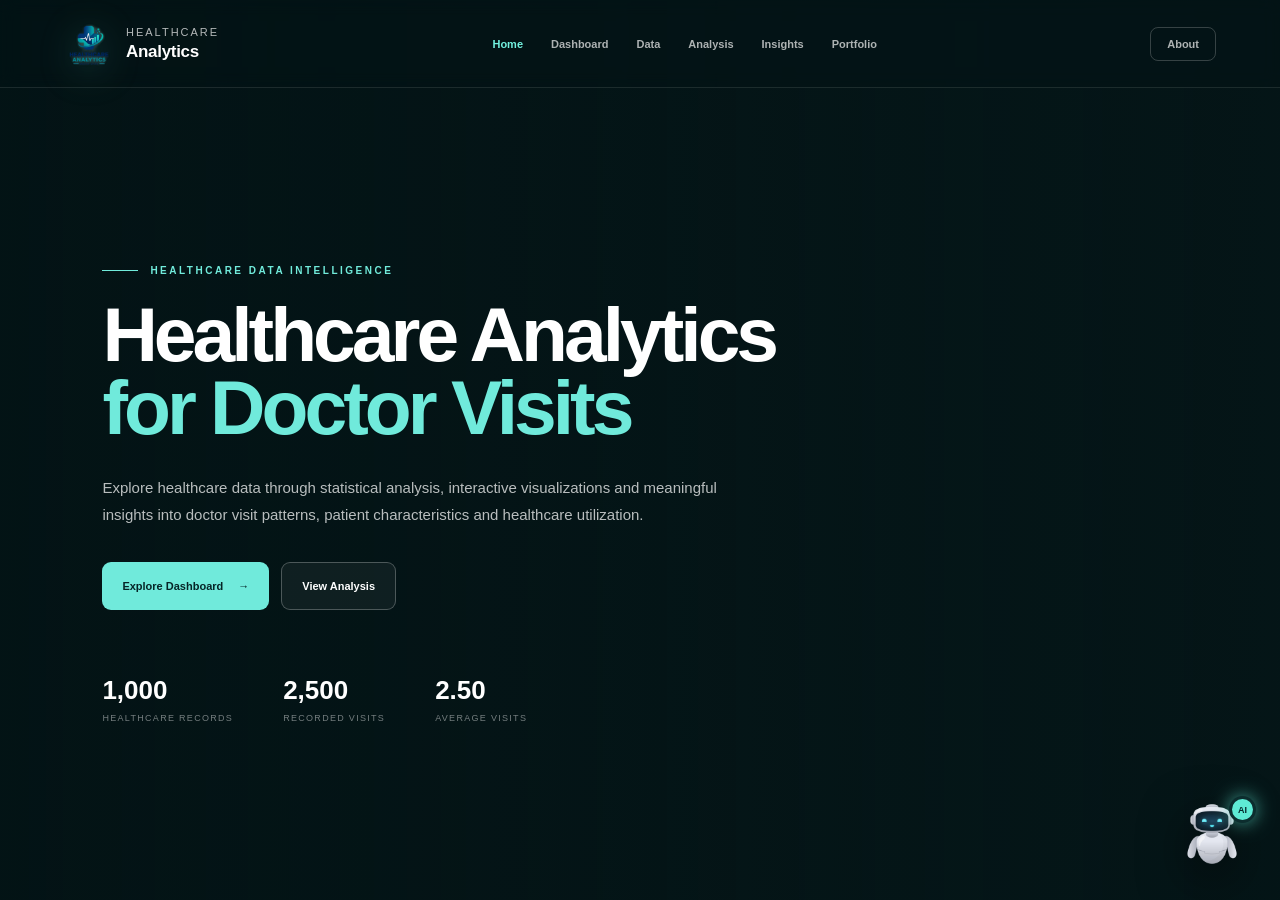
<file: frontend/index.html>
<!DOCTYPE html>
<html lang="en">

<head>

    <meta charset="UTF-8">

    <meta
        name="viewport"
        content="width=device-width, initial-scale=1.0"
    >

    <title>
        Healthcare Analytics for Doctor Visits
    </title>

    <meta
        name="description"
        content="Healthcare Analytics for Doctor Visits - Data Analysis Project"
    >

    <link
        rel="stylesheet"
        href="css/style.css"
    >

    <link
        rel="stylesheet"
        href="css/responsive.css"
    >

</head>


<body>

<!-- =====================================================
     BACKGROUND VIDEO
===================================================== -->

<div class="video-background">

    <video
        id="heroVideo"
        autoplay
        muted
        loop
        playsinline
        preload="auto"
    >

        <source
            src="assets/videos/healthcare-background.mp4"
            type="video/mp4"
        >

        Your browser does not support video.

    </video>

</div>


<!-- =====================================================
     DARK OVERLAY
===================================================== -->

<div class="video-overlay"></div>


<!-- =====================================================
     NAVIGATION
===================================================== -->

<header class="navbar">

    <a
        href="index.html"
        class="brand"
    >

        <img
            src="assets/images/logo.png"
            alt="Healthcare Analytics Logo"
            class="brand-logo"
        >

        <div class="brand-text">

            <span>
                Healthcare
            </span>

            <strong>
                Analytics
            </strong>

        </div>

    </a>


    <nav class="navigation">

        <a
            href="index.html"
            class="active"
        >
            Home
        </a>

        <a href="pages/dashboard.html">
            Dashboard
        </a>

        <a href="pages/data-understanding.html">
            Data
        </a>

        <a href="pages/analysis.html">
            Analysis
        </a>

        <a href="pages/insights.html">
            Insights
        </a>

        <a href="pages/portfolio.html">
            Portfolio
        </a>

    </nav>


    <a
        href="pages/about.html"
        class="about-link"
    >
        About
    </a>

</header>


<!-- =====================================================
     HERO
===================================================== -->

<main class="hero">

    <div class="hero-content">

        <div class="eyebrow">

            <span class="eyebrow-line"></span>

            <span>
                Healthcare Data Intelligence
            </span>

        </div>


        <h1>

            Healthcare Analytics

            <span>
                for Doctor Visits
            </span>

        </h1>


        <p class="hero-description">

            Explore healthcare data through statistical analysis,
            interactive visualizations and meaningful insights into
            doctor visit patterns, patient characteristics and
            healthcare utilization.

        </p>


        <div class="hero-buttons">

            <a
                href="pages/dashboard.html"
                class="primary-button"
            >

                Explore Dashboard

                <span>
                    →
                </span>

            </a>


            <a
                href="pages/analysis.html"
                class="secondary-button"
            >

                View Analysis

            </a>

        </div>


        <!-- =================================================
             STATISTICS
        ================================================= -->

        <div class="hero-stats">

            <div class="stat">

                <strong id="patientCount">
                    0
                </strong>

                <span>
                    Healthcare Records
                </span>

            </div>


            <div class="stat">

                <strong id="visitCount">
                    0
                </strong>

                <span>
                    Recorded Visits
                </span>

            </div>


            <div class="stat">

                <strong id="averageVisits">
                    0.00
                </strong>

                <span>
                    Average Visits
                </span>

            </div>

        </div>

    </div>

</main>


<!-- =====================================================
     AI ANALYTICS ASSISTANT
===================================================== -->

<div class="ai-assistant">


    <!-- CHAT WINDOW -->

    <div
        class="ai-chat"
        id="aiChat"
    >


        <!-- CHAT HEADER -->

        <div class="ai-chat-header">

            <div class="ai-chat-title">

                <div class="ai-chat-status"></div>

                <div>

                    <strong>
                        AI Analytics Assistant
                    </strong>

                    <span>
                        Healthcare Project Assistant
                    </span>

                </div>

            </div>


            <button
                class="ai-close"
                id="aiClose"
                type="button"
            >
                ×
            </button>

        </div>


        <!-- CHAT BODY -->

        <div
            class="ai-chat-body"
            id="aiChatBody"
        >


            <div class="ai-message bot">

                <div class="message-icon">
                    AI
                </div>


                <div class="message-content">

                    <p>
                        Hello! I'm your Healthcare Analytics Assistant.
                    </p>

                    <p>
                        Ask me about the dataset, analysis,
                        visualizations or project insights.
                    </p>

                </div>

            </div>


            <div class="suggested-title">
                Try asking
            </div>


            <div class="suggested-questions">

                <button
                    class="question-btn"
                    data-question="What is this project about?"
                >
                    What is this project about?
                </button>


                <button
                    class="question-btn"
                    data-question="What does the dataset contain?"
                >
                    What does the dataset contain?
                </button>


                <button
                    class="question-btn"
                    data-question="What libraries are used?"
                >
                    What libraries are used?
                </button>


                <button
                    class="question-btn"
                    data-question="Explain gender analysis"
                >
                    Explain gender analysis
                </button>


                <button
                    class="question-btn"
                    data-question="Explain age versus doctor visits"
                >
                    Explain age vs visits
                </button>


                <button
                    class="question-btn"
                    data-question="Explain the illness analysis"
                >
                    Explain illness analysis
                </button>


                <button
                    class="question-btn"
                    data-question="Explain the correlation heatmap"
                >
                    Explain correlation heatmap
                </button>


                <button
                    class="question-btn"
                    data-question="What is the project conclusion?"
                >
                    Project conclusion
                </button>

            </div>

        </div>


        <!-- INPUT -->

        <div class="ai-chat-input">

            <input
                type="text"
                id="aiQuestion"
                placeholder="Ask about the project..."
                autocomplete="off"
            >


            <button
                type="button"
                id="aiSend"
                aria-label="Send question"
            >

                ➤

            </button>

        </div>

    </div>


    <!-- CLICKABLE ROBOT -->

    <button
        class="ai-robot-button"
        id="aiRobot"
        type="button"
        aria-label="Open AI Analytics Assistant"
    >

        <span class="robot-notification">
            AI
        </span>


        <img
            src="assets/images/ai-robot.png"
            alt="AI Analytics Assistant"
            class="ai-robot"
        >

    </button>

</div>


<!-- =====================================================
     JAVASCRIPT
===================================================== -->

<script src="js/app.js"></script>

</body>

</html>
</file>
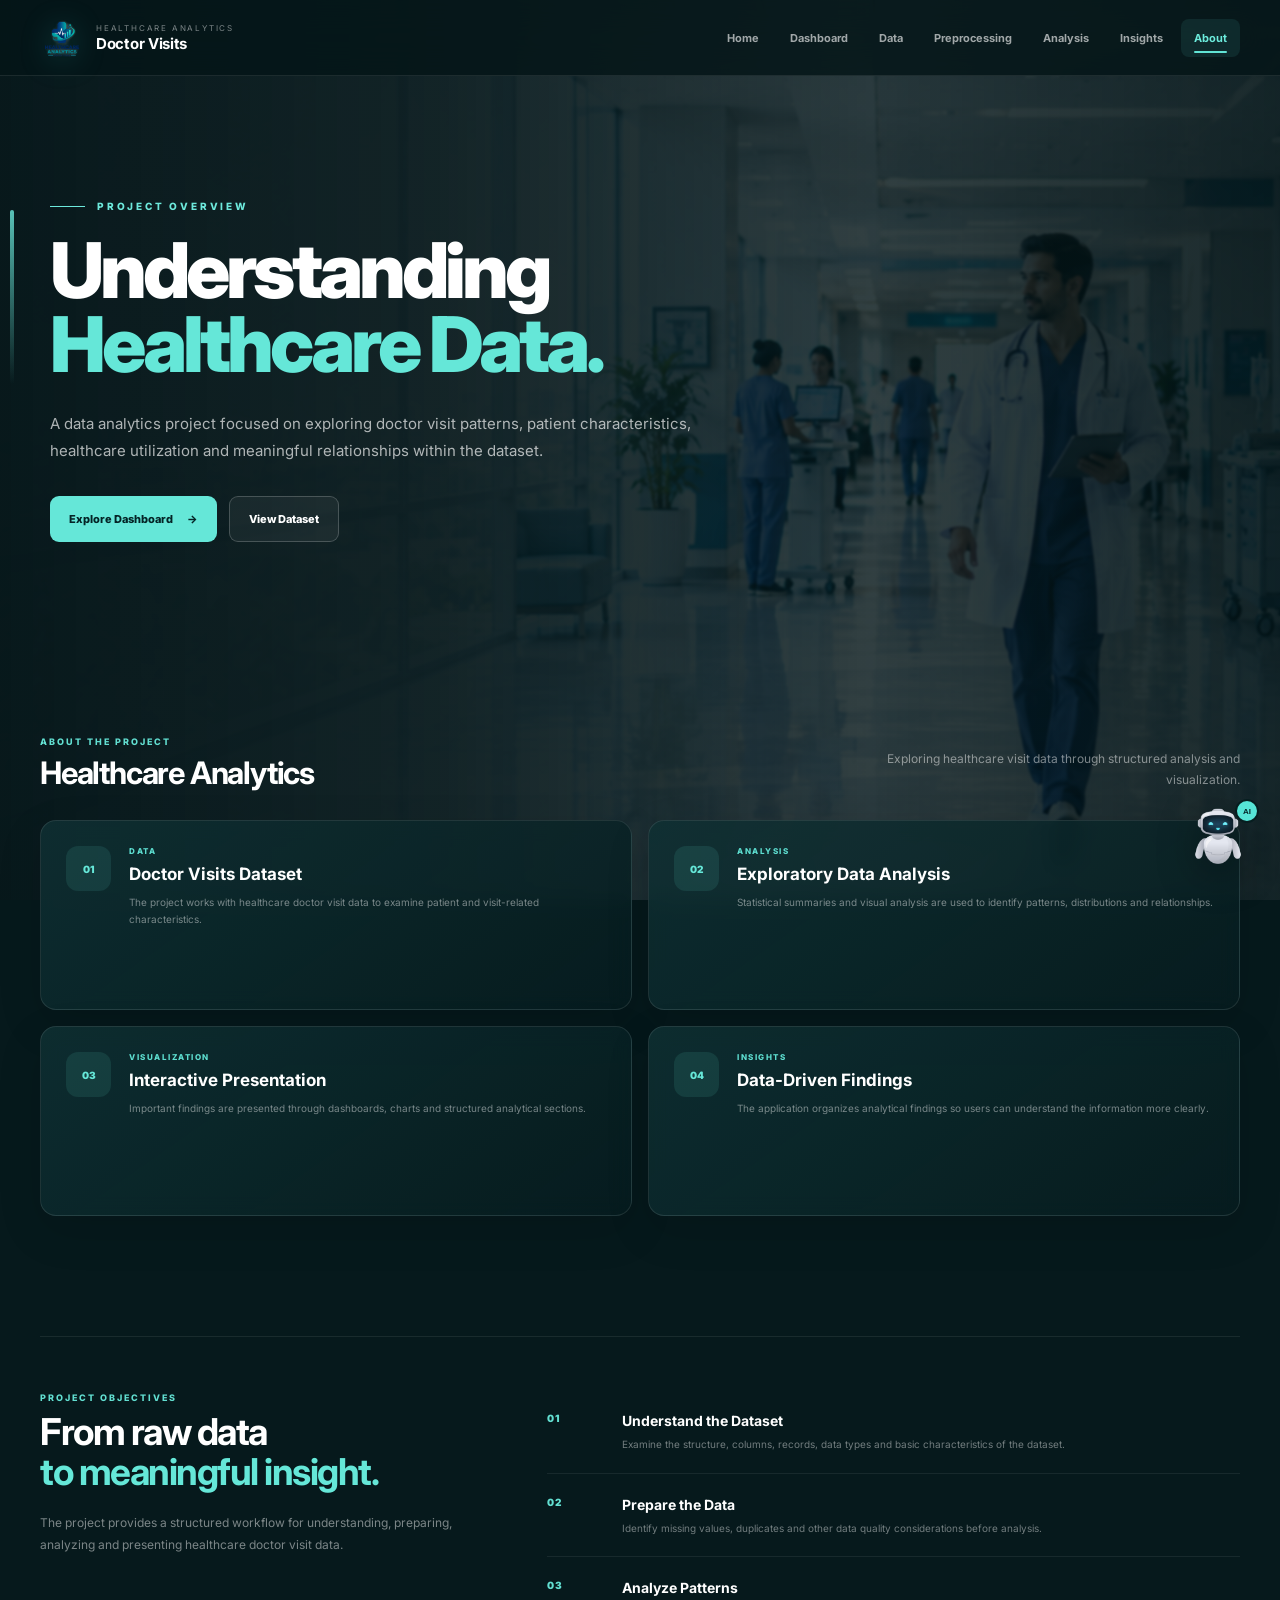
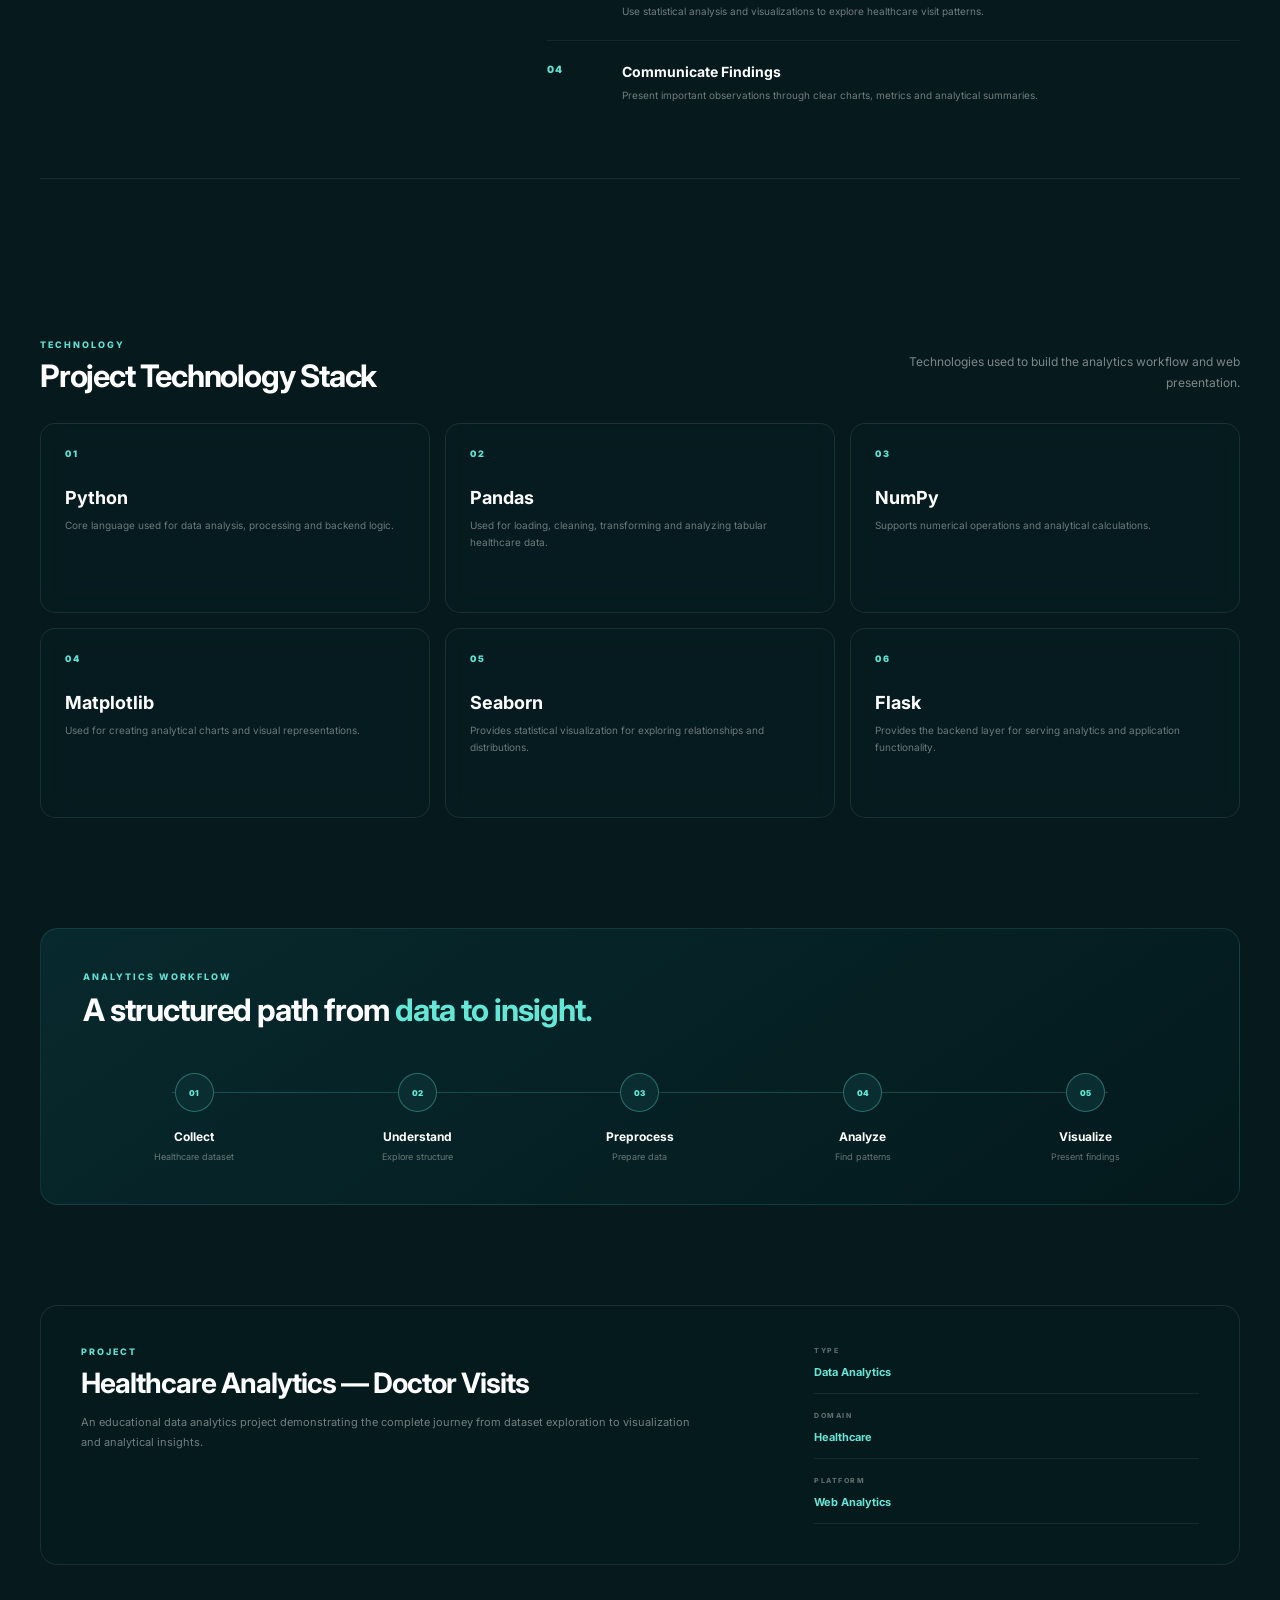
<file: frontend/pages/about.html>
<!DOCTYPE html>
<html lang="en">
<head>
    <meta charset="UTF-8">

    <meta
        name="viewport"
        content="width=device-width, initial-scale=1.0"
    >

    <title>About | Healthcare Analytics</title>

    <!-- Google Font -->
    <link
        href="https://fonts.googleapis.com/css2?family=Inter:wght@400;500;600;700;800;900&display=swap"
        rel="stylesheet"
    >

    <!-- Main site CSS -->
    <link
        rel="stylesheet"
        href="../css/style.css"
    >

    <!-- About page CSS -->
    <link
        rel="stylesheet"
        href="../css/about.css"
    >
</head>

<body class="about-page">

    <!-- =====================================================
         BACKGROUND
         ===================================================== -->

    <div class="page-background">

        <img
            src="../assets/images/about-bg.png"
            alt="Healthcare background"
            class="page-background-image"
        >

        <div class="page-background-overlay"></div>

    </div>


    <!-- =====================================================
         HEADER
         ===================================================== -->

    <header class="site-header">

        <div class="header-inner">

            <!-- BRAND -->

            <a
                href="../index.html"
                class="brand"
            >

                <img
                    src="../assets/images/logo.png"
                    alt="Healthcare Analytics Logo"
                    class="brand-logo"
                >

                <div class="brand-copy">

                    <span class="brand-small">
                        HEALTHCARE ANALYTICS
                    </span>

                    <strong>
                        Doctor Visits
                    </strong>

                </div>

            </a>


            <!-- DESKTOP NAVIGATION -->

            <nav class="main-navigation">

                <a href="../index.html">
                    Home
                </a>

                <a href="dashboard.html">
                    Dashboard
                </a>

                <a href="data-understanding.html">
                    Data
                </a>

                <a href="preprocessing.html">
                    Preprocessing
                </a>

                <a href="analysis.html">
                    Analysis
                </a>

                <a href="insights.html">
                    Insights
                </a>

                <a
                    href="about.html"
                    class="active"
                >
                    About
                </a>

            </nav>


            <!-- MOBILE BUTTON -->

            <button
                class="menu-toggle"
                id="menuToggle"
                type="button"
                aria-label="Open navigation"
            >

                <span></span>
                <span></span>
                <span></span>

            </button>

        </div>


        <!-- MOBILE NAVIGATION -->

        <nav
            class="mobile-navigation"
            id="mobileNavigation"
        >

            <a href="../index.html">
                Home
            </a>

            <a href="dashboard.html">
                Dashboard
            </a>

            <a href="data-understanding.html">
                Data Understanding
            </a>

            <a href="preprocessing.html">
                Preprocessing
            </a>

            <a href="analysis.html">
                Analysis
            </a>

            <a href="insights.html">
                Insights
            </a>

            <a
                href="about.html"
                class="active"
            >
                About
            </a>

        </nav>

    </header>


    <!-- =====================================================
         MAIN
         ===================================================== -->

    <main>


        <!-- =================================================
             HERO
             ================================================= -->

        <section class="about-hero">

            <div class="about-container">

                <div class="hero-label">

                    <span class="label-line"></span>

                    PROJECT OVERVIEW

                </div>


                <h1>
                    Understanding
                    <span>Healthcare Data.</span>
                </h1>


                <p class="hero-description">

                    A data analytics project focused on exploring
                    doctor visit patterns, patient characteristics,
                    healthcare utilization and meaningful relationships
                    within the dataset.

                </p>


                <div class="hero-actions">

                    <a
                        href="dashboard.html"
                        class="primary-button"
                    >
                        Explore Dashboard
                        <span>→</span>
                    </a>

                    <a
                        href="data-understanding.html"
                        class="secondary-button"
                    >
                        View Dataset
                    </a>

                </div>

            </div>

        </section>


        <!-- =================================================
             PROJECT SUMMARY
             ================================================= -->

        <section class="about-section">

            <div class="content-container">

                <div class="section-heading">

                    <div>

                        <span class="section-kicker">
                            ABOUT THE PROJECT
                        </span>

                        <h2>
                            Healthcare Analytics
                        </h2>

                    </div>

                    <p>
                        Exploring healthcare visit data through
                        structured analysis and visualization.
                    </p>

                </div>


                <div class="summary-grid">

                    <article class="summary-card">

                        <div class="summary-icon">
                            01
                        </div>

                        <div>

                            <span>
                                DATA
                            </span>

                            <h3>
                                Doctor Visits Dataset
                            </h3>

                            <p>
                                The project works with healthcare
                                doctor visit data to examine patient
                                and visit-related characteristics.
                            </p>

                        </div>

                    </article>


                    <article class="summary-card">

                        <div class="summary-icon">
                            02
                        </div>

                        <div>

                            <span>
                                ANALYSIS
                            </span>

                            <h3>
                                Exploratory Data Analysis
                            </h3>

                            <p>
                                Statistical summaries and visual
                                analysis are used to identify patterns,
                                distributions and relationships.
                            </p>

                        </div>

                    </article>


                    <article class="summary-card">

                        <div class="summary-icon">
                            03
                        </div>

                        <div>

                            <span>
                                VISUALIZATION
                            </span>

                            <h3>
                                Interactive Presentation
                            </h3>

                            <p>
                                Important findings are presented
                                through dashboards, charts and
                                structured analytical sections.
                            </p>

                        </div>

                    </article>


                    <article class="summary-card">

                        <div class="summary-icon">
                            04
                        </div>

                        <div>

                            <span>
                                INSIGHTS
                            </span>

                            <h3>
                                Data-Driven Findings
                            </h3>

                            <p>
                                The application organizes analytical
                                findings so users can understand the
                                information more clearly.
                            </p>

                        </div>

                    </article>

                </div>

            </div>

        </section>


        <!-- =================================================
             OBJECTIVES
             ================================================= -->

        <section class="objectives-section">

            <div class="content-container">

                <div class="objectives-layout">


                    <!-- LEFT -->

                    <div class="objectives-intro">

                        <span class="section-kicker">
                            PROJECT OBJECTIVES
                        </span>

                        <h2>
                            From raw data
                            <span>to meaningful insight.</span>
                        </h2>

                        <p>
                            The project provides a structured workflow
                            for understanding, preparing, analyzing and
                            presenting healthcare doctor visit data.
                        </p>

                    </div>


                    <!-- RIGHT -->

                    <div class="objective-list">


                        <div class="objective-item">

                            <div class="objective-number">
                                01
                            </div>

                            <div>

                                <h3>
                                    Understand the Dataset
                                </h3>

                                <p>
                                    Examine the structure, columns,
                                    records, data types and basic
                                    characteristics of the dataset.
                                </p>

                            </div>

                        </div>


                        <div class="objective-item">

                            <div class="objective-number">
                                02
                            </div>

                            <div>

                                <h3>
                                    Prepare the Data
                                </h3>

                                <p>
                                    Identify missing values,
                                    duplicates and other data quality
                                    considerations before analysis.
                                </p>

                            </div>

                        </div>


                        <div class="objective-item">

                            <div class="objective-number">
                                03
                            </div>

                            <div>

                                <h3>
                                    Analyze Patterns
                                </h3>

                                <p>
                                    Use statistical analysis and
                                    visualizations to explore healthcare
                                    visit patterns.
                                </p>

                            </div>

                        </div>


                        <div class="objective-item">

                            <div class="objective-number">
                                04
                            </div>

                            <div>

                                <h3>
                                    Communicate Findings
                                </h3>

                                <p>
                                    Present important observations
                                    through clear charts, metrics and
                                    analytical summaries.
                                </p>

                            </div>

                        </div>


                    </div>

                </div>

            </div>

        </section>


        <!-- =================================================
             TECHNOLOGY
             ================================================= -->

        <section class="technology-section">

            <div class="content-container">

                <div class="section-heading">

                    <div>

                        <span class="section-kicker">
                            TECHNOLOGY
                        </span>

                        <h2>
                            Project Technology Stack
                        </h2>

                    </div>

                    <p>
                        Technologies used to build the analytics
                        workflow and web presentation.
                    </p>

                </div>


                <div class="technology-grid">


                    <div class="technology-card">

                        <div class="technology-number">
                            01
                        </div>

                        <h3>
                            Python
                        </h3>

                        <p>
                            Core language used for data analysis,
                            processing and backend logic.
                        </p>

                    </div>


                    <div class="technology-card">

                        <div class="technology-number">
                            02
                        </div>

                        <h3>
                            Pandas
                        </h3>

                        <p>
                            Used for loading, cleaning, transforming
                            and analyzing tabular healthcare data.
                        </p>

                    </div>


                    <div class="technology-card">

                        <div class="technology-number">
                            03
                        </div>

                        <h3>
                            NumPy
                        </h3>

                        <p>
                            Supports numerical operations and
                            analytical calculations.
                        </p>

                    </div>


                    <div class="technology-card">

                        <div class="technology-number">
                            04
                        </div>

                        <h3>
                            Matplotlib
                        </h3>

                        <p>
                            Used for creating analytical charts and
                            visual representations.
                        </p>

                    </div>


                    <div class="technology-card">

                        <div class="technology-number">
                            05
                        </div>

                        <h3>
                            Seaborn
                        </h3>

                        <p>
                            Provides statistical visualization for
                            exploring relationships and distributions.
                        </p>

                    </div>


                    <div class="technology-card">

                        <div class="technology-number">
                            06
                        </div>

                        <h3>
                            Flask
                        </h3>

                        <p>
                            Provides the backend layer for serving
                            analytics and application functionality.
                        </p>

                    </div>


                </div>

            </div>

        </section>


        <!-- =================================================
             WORKFLOW
             ================================================= -->

        <section class="workflow-section">

            <div class="content-container">

                <div class="workflow-box">

                    <div class="workflow-heading">

                        <span class="section-kicker">
                            ANALYTICS WORKFLOW
                        </span>

                        <h2>
                            A structured path from
                            <span>data to insight.</span>
                        </h2>

                    </div>


                    <div class="workflow-line">


                        <div class="workflow-step">

                            <span class="workflow-dot">
                                01
                            </span>

                            <h3>
                                Collect
                            </h3>

                            <p>
                                Healthcare dataset
                            </p>

                        </div>


                        <div class="workflow-step">

                            <span class="workflow-dot">
                                02
                            </span>

                            <h3>
                                Understand
                            </h3>

                            <p>
                                Explore structure
                            </p>

                        </div>


                        <div class="workflow-step">

                            <span class="workflow-dot">
                                03
                            </span>

                            <h3>
                                Preprocess
                            </h3>

                            <p>
                                Prepare data
                            </p>

                        </div>


                        <div class="workflow-step">

                            <span class="workflow-dot">
                                04
                            </span>

                            <h3>
                                Analyze
                            </h3>

                            <p>
                                Find patterns
                            </p>

                        </div>


                        <div class="workflow-step">

                            <span class="workflow-dot">
                                05
                            </span>

                            <h3>
                                Visualize
                            </h3>

                            <p>
                                Present findings
                            </p>

                        </div>


                    </div>

                </div>

            </div>

        </section>


        <!-- =================================================
             DEVELOPER / PROJECT CARD
             ================================================= -->

        <section class="project-section">

            <div class="content-container">

                <div class="project-card">

                    <div>

                        <span class="section-kicker">
                            PROJECT
                        </span>

                        <h2>
                            Healthcare Analytics —
                            Doctor Visits
                        </h2>

                        <p>
                            An educational data analytics project
                            demonstrating the complete journey from
                            dataset exploration to visualization and
                            analytical insights.
                        </p>

                    </div>


                    <div class="project-meta">

                        <div>
                            <span>
                                TYPE
                            </span>

                            <strong>
                                Data Analytics
                            </strong>
                        </div>


                        <div>
                            <span>
                                DOMAIN
                            </span>

                            <strong>
                                Healthcare
                            </strong>
                        </div>


                        <div>
                            <span>
                                PLATFORM
                            </span>

                            <strong>
                                Web Analytics
                            </strong>
                        </div>

                    </div>

                </div>

            </div>

        </section>


    </main>


    <!-- =====================================================
         AI CHATBOT
         ===================================================== -->

    <div id="healthcare-ai-widget">


        <!-- ROBOT BUTTON -->

        <button
            class="ai-robot-button"
            id="aiRobotButton"
            type="button"
            aria-label="Open Healthcare AI Assistant"
        >

            <img
                src="../assets/images/ai-robot.png"
                alt="AI Assistant"
            >

            <span class="ai-robot-badge">
                AI
            </span>

        </button>


        <!-- CHAT WINDOW -->

        <section
            class="ai-chat-window"
            id="aiChatWindow"
            aria-hidden="true"
        >

            <div class="ai-chat-header">

                <div class="ai-header-left">

                    <div class="ai-header-icon">
                        AI
                    </div>

                    <div class="ai-header-info">

                        <h3>
                            Healthcare Assistant
                        </h3>

                        <span>

                            <i class="ai-online-dot"></i>

                            Online

                        </span>

                    </div>

                </div>


                <button
                    class="ai-close-button"
                    id="aiCloseButton"
                    type="button"
                    aria-label="Close chat"
                >
                    ×
                </button>

            </div>


            <div
                class="ai-chat-body"
                id="aiChatBody"
            >

                <div class="ai-message">

                    <div class="ai-avatar-small">
                        AI
                    </div>

                    <div class="ai-message-content">

                        <p>
                            Hello! I'm your Healthcare Analytics
                            Assistant.
                        </p>

                        <p>
                            I can help you understand this project,
                            its dataset, analysis workflow and
                            visualizations.
                        </p>

                    </div>

                </div>


                <div class="ai-quick-section">

                    <h4>
                        QUICK QUESTIONS
                    </h4>

                    <button
                        class="ai-question"
                        data-question="What is this project about?"
                    >
                        What is this project about?
                    </button>

                    <button
                        class="ai-question"
                        data-question="What technologies are used?"
                    >
                        What technologies are used?
                    </button>

                    <button
                        class="ai-question"
                        data-question="What is the analytics workflow?"
                    >
                        What is the analytics workflow?
                    </button>

                    <button
                        class="ai-question"
                        data-question="What can I learn from this project?"
                    >
                        What can I learn from this project?
                    </button>

                </div>

            </div>


            <form
                class="ai-chat-input-area"
                id="aiChatForm"
            >

                <input
                    type="text"
                    id="aiChatInput"
                    placeholder="Ask about the project..."
                    autocomplete="off"
                >

                <button
                    class="ai-send-button"
                    type="submit"
                    aria-label="Send message"
                >
                    ➤
                </button>

            </form>

        </section>

    </div>


    <!-- JAVASCRIPT -->

    <script src="../js/api.js"></script>
<script src="../js/about.js"></script>
<script src="../js/robot.js"></script>

</body>
</html>
</file>
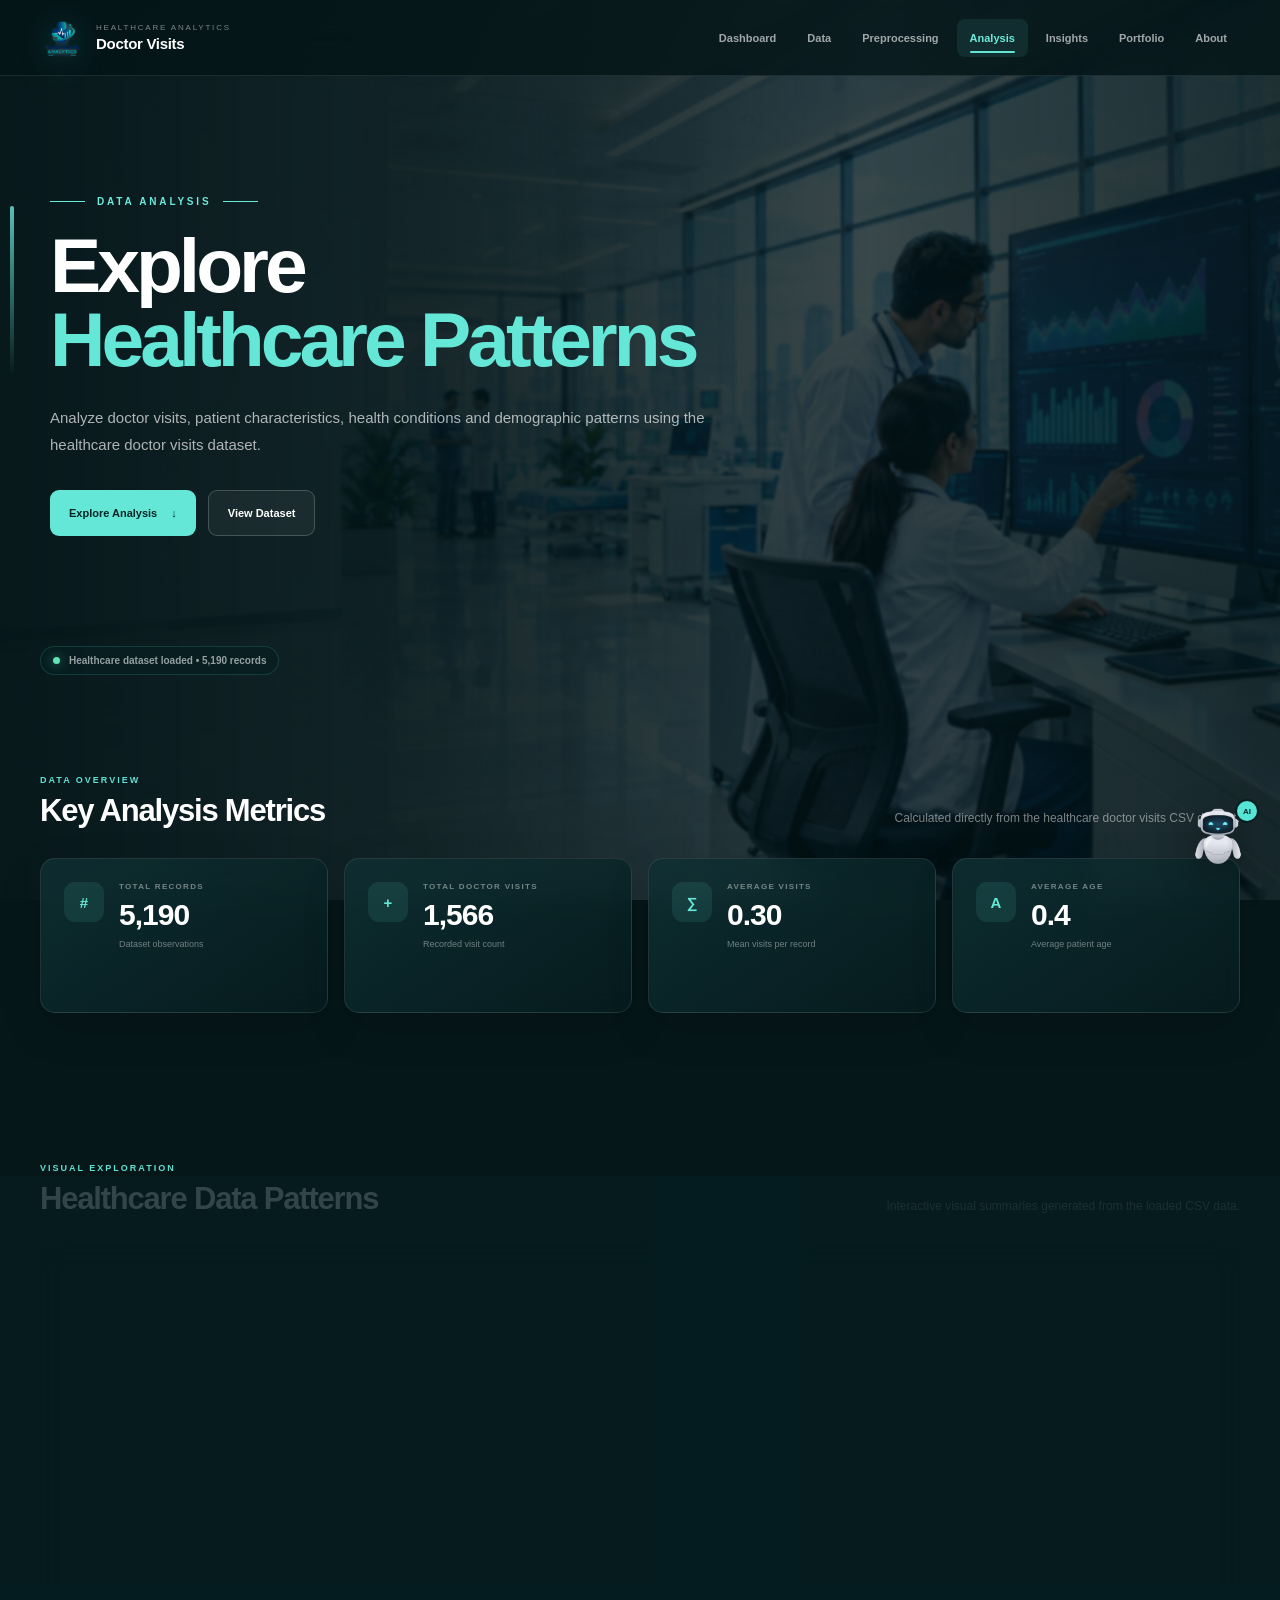
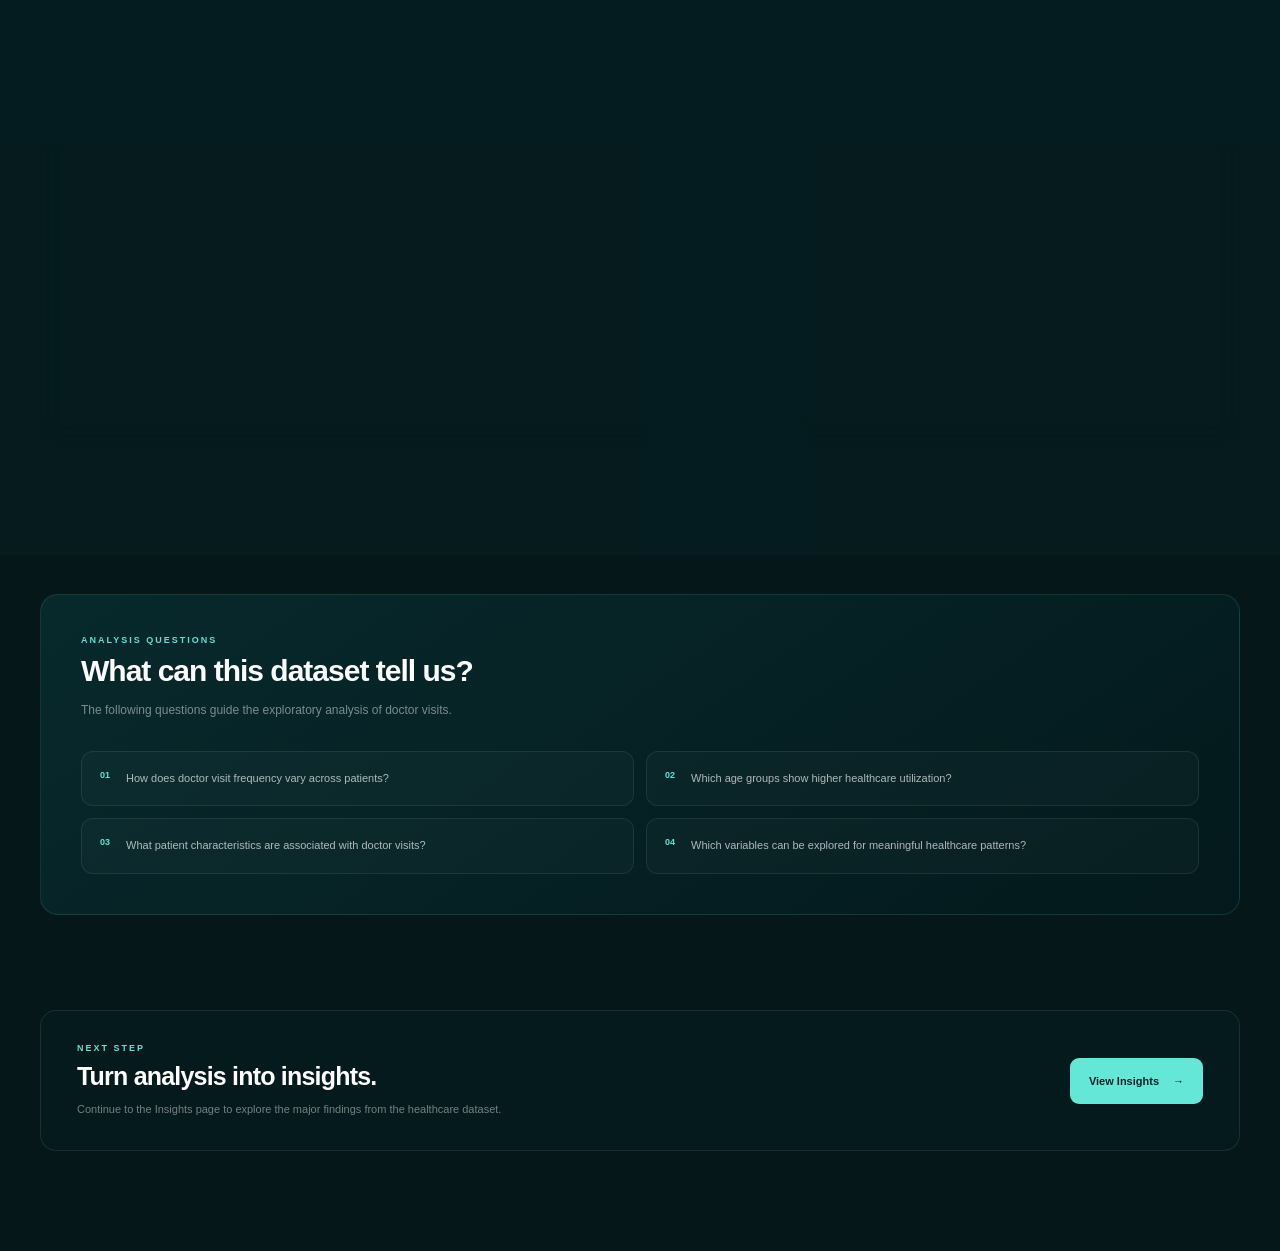
<file: frontend/pages/analysis.html>
<!DOCTYPE html>
<html lang="en">
<head>
    <meta charset="UTF-8">

    <meta
        name="viewport"
        content="width=device-width, initial-scale=1.0"
    >

    <meta
        name="description"
        content="Healthcare Analytics Doctor Visits - Data Analysis"
    >

    <title>Analysis | Healthcare Analytics</title>

    <!-- Main stylesheet -->
    <link
        rel="stylesheet"
        href="../css/style.css"
    >

    <!-- Analysis stylesheet -->
    <link
        rel="stylesheet"
        href="../css/analysis.css"
    >

    <!-- Responsive stylesheet -->
    <link
        rel="stylesheet"
        href="../css/responsive.css"
    >
</head>

<body>

    <!-- =====================================================
         BACKGROUND
    ====================================================== -->

    <div class="page-background">
        <img
            src="../assets/images/analysis-bg.png"
            alt=""
            class="page-background-image"
        >

        <div class="page-background-overlay"></div>
    </div>


    <!-- =====================================================
         NAVIGATION
    ====================================================== -->

    <header class="site-header">

        <div class="header-inner">

            <!-- BRAND -->

            <a
                href="../index.html"
                class="brand"
            >

                <img
                    src="../assets/images/logo.png"
                    alt="Healthcare Analytics"
                    class="brand-logo"
                >

                <div class="brand-copy">

                    <span class="brand-small">
                        HEALTHCARE ANALYTICS
                    </span>

                    <strong>
                        Doctor Visits
                    </strong>

                </div>

            </a>


            <!-- DESKTOP NAVIGATION -->

            <nav class="main-navigation">

                <a href="dashboard.html">
                    Dashboard
                </a>

                <a
                    href="data-understanding.html"
                >
                    Data
                </a>

                <a
                    href="preprocessing.html"
                >
                    Preprocessing
                </a>

                <a
                    href="analysis.html"
                    class="active"
                >
                    Analysis
                </a>

                <a href="insights.html">
                    Insights
                </a>

                <a href="portfolio.html">
                    Portfolio
                </a>

                <a href="about.html">
                    About
                </a>

            </nav>


            <!-- MOBILE MENU -->

            <button
                class="menu-toggle"
                id="menuToggle"
                type="button"
                aria-label="Open navigation"
            >
                <span></span>
                <span></span>
                <span></span>
            </button>

        </div>


        <!-- MOBILE NAVIGATION -->

        <nav
            class="mobile-navigation"
            id="mobileNavigation"
        >

            <a href="dashboard.html">
                Dashboard
            </a>

            <a href="data-understanding.html">
                Data
            </a>

            <a href="preprocessing.html">
                Preprocessing
            </a>

            <a
                href="analysis.html"
                class="active"
            >
                Analysis
            </a>

            <a href="insights.html">
                Insights
            </a>

            <a href="portfolio.html">
                Portfolio
            </a>

            <a href="about.html">
                About
            </a>

        </nav>

    </header>



    <!-- =====================================================
         MAIN
    ====================================================== -->

    <main class="analysis-page">


        <!-- =================================================
             HERO
        ================================================== -->

        <section class="analysis-hero">

            <div class="hero-container">

                <div class="hero-label">
                    <span class="label-line"></span>

                    DATA ANALYSIS

                    <span class="label-line"></span>
                </div>


                <h1>
                    Explore
                    <span>Healthcare Patterns</span>
                </h1>


                <p class="hero-description">
                    Analyze doctor visits, patient characteristics,
                    health conditions and demographic patterns using
                    the healthcare doctor visits dataset.
                </p>


                <div class="hero-actions">

                    <a
                        href="#analysis-results"
                        class="primary-button"
                    >
                        Explore Analysis
                        <span>↓</span>
                    </a>

                    <a
                        href="data-understanding.html"
                        class="secondary-button"
                    >
                        View Dataset
                    </a>

                </div>

            </div>

        </section>



        <!-- =================================================
             DATA STATUS
        ================================================== -->

        <section class="data-status-section">

            <div class="content-container">

                <div
                    class="data-status"
                    id="dataStatus"
                >

                    <span
                        class="status-dot"
                        id="statusDot"
                    ></span>

                    <span id="statusText">
                        Loading healthcare dataset...
                    </span>

                </div>

            </div>

        </section>



        <!-- =================================================
             KPI CARDS
        ================================================== -->

        <section class="analysis-results">

            <div
                class="content-container"
                id="analysis-results"
            >

                <div class="section-heading">

                    <div>
                        <span class="section-kicker">
                            DATA OVERVIEW
                        </span>

                        <h2>
                            Key Analysis Metrics
                        </h2>
                    </div>

                    <p>
                        Calculated directly from the healthcare
                        doctor visits CSV dataset.
                    </p>

                </div>


                <div class="metric-grid">

                    <!-- TOTAL RECORDS -->

                    <article class="metric-card">

                        <div class="metric-icon">
                            #
                        </div>

                        <div class="metric-content">

                            <span>
                                TOTAL RECORDS
                            </span>

                            <strong
                                id="totalRecords"
                            >
                                —
                            </strong>

                            <small>
                                Dataset observations
                            </small>

                        </div>

                    </article>


                    <!-- TOTAL VISITS -->

                    <article class="metric-card">

                        <div class="metric-icon">
                            +
                        </div>

                        <div class="metric-content">

                            <span>
                                TOTAL DOCTOR VISITS
                            </span>

                            <strong
                                id="totalVisits"
                            >
                                —
                            </strong>

                            <small>
                                Recorded visit count
                            </small>

                        </div>

                    </article>


                    <!-- AVERAGE VISITS -->

                    <article class="metric-card">

                        <div class="metric-icon">
                            ∑
                        </div>

                        <div class="metric-content">

                            <span>
                                AVERAGE VISITS
                            </span>

                            <strong
                                id="averageVisits"
                            >
                                —
                            </strong>

                            <small>
                                Mean visits per record
                            </small>

                        </div>

                    </article>


                    <!-- UNIQUE AGE -->

                    <article class="metric-card">

                        <div class="metric-icon">
                            A
                        </div>

                        <div class="metric-content">

                            <span>
                                AVERAGE AGE
                            </span>

                            <strong
                                id="averageAge"
                            >
                                —
                            </strong>

                            <small>
                                Average patient age
                            </small>

                        </div>

                    </article>

                </div>

            </div>

        </section>



        <!-- =================================================
             ANALYSIS GRID
        ================================================== -->

        <section class="visual-analysis">

            <div class="content-container">

                <div class="section-heading">

                    <div>

                        <span class="section-kicker">
                            VISUAL EXPLORATION
                        </span>

                        <h2>
                            Healthcare Data Patterns
                        </h2>

                    </div>

                    <p>
                        Interactive visual summaries generated
                        from the loaded CSV data.
                    </p>

                </div>



                <div class="analysis-grid">


                    <!-- =====================================
                         VISIT DISTRIBUTION
                    ====================================== -->

                    <article class="analysis-card large-card">

                        <div class="card-header">

                            <div>

                                <span>
                                    ANALYSIS 01
                                </span>

                                <h3>
                                    Doctor Visit Distribution
                                </h3>

                            </div>

                            <span class="card-badge">
                                VISITS
                            </span>

                        </div>


                        <div
                            class="bar-chart"
                            id="visitChart"
                        >
                            <!-- JS generates chart -->
                        </div>


                        <div class="chart-footer">

                            <span>
                                Visit frequency
                            </span>

                            <span id="visitChartSummary">
                                Loading...
                            </span>

                        </div>

                    </article>



                    <!-- =====================================
                         AGE DISTRIBUTION
                    ====================================== -->

                    <article class="analysis-card">

                        <div class="card-header">

                            <div>

                                <span>
                                    ANALYSIS 02
                                </span>

                                <h3>
                                    Age Distribution
                                </h3>

                            </div>

                            <span class="card-badge">
                                AGE
                            </span>

                        </div>


                        <div
                            class="age-chart"
                            id="ageChart"
                        >
                            <!-- JS generates chart -->
                        </div>


                        <div class="chart-footer">

                            <span>
                                Patient age groups
                            </span>

                            <span id="ageChartSummary">
                                Loading...
                            </span>

                        </div>

                    </article>



                    <!-- =====================================
                         CATEGORY ANALYSIS
                    ====================================== -->

                    <article class="analysis-card">

                        <div class="card-header">

                            <div>

                                <span>
                                    ANALYSIS 03
                                </span>

                                <h3>
                                    Patient Characteristics
                                </h3>

                            </div>

                            <span class="card-badge">
                                CATEGORY
                            </span>

                        </div>


                        <div
                            class="category-list"
                            id="categoryAnalysis"
                        >
                            <!-- JS generates categories -->
                        </div>


                        <div class="chart-footer">

                            <span>
                                Dataset categories
                            </span>

                            <span>
                                CSV
                            </span>

                        </div>

                    </article>



                    <!-- =====================================
                         TOP HEALTH INDICATORS
                    ====================================== -->

                    <article class="analysis-card large-card">

                        <div class="card-header">

                            <div>

                                <span>
                                    ANALYSIS 04
                                </span>

                                <h3>
                                    Health & Visit Relationship
                                </h3>

                            </div>

                            <span class="card-badge">
                                INSIGHT
                            </span>

                        </div>


                        <div
                            class="relationship-panel"
                            id="relationshipPanel"
                        >
                            <!-- JS generates relationship -->
                        </div>

                    </article>

                </div>

            </div>

        </section>



        <!-- =================================================
             ANALYSIS QUESTIONS
        ================================================== -->

        <section class="questions-section">

            <div class="content-container">

                <div class="questions-box">

                    <div class="questions-heading">

                        <span class="section-kicker">
                            ANALYSIS QUESTIONS
                        </span>

                        <h2>
                            What can this dataset tell us?
                        </h2>

                        <p>
                            The following questions guide the
                            exploratory analysis of doctor visits.
                        </p>

                    </div>


                    <div class="question-grid">

                        <div class="question-item">

                            <span>
                                01
                            </span>

                            <p>
                                How does doctor visit frequency
                                vary across patients?
                            </p>

                        </div>


                        <div class="question-item">

                            <span>
                                02
                            </span>

                            <p>
                                Which age groups show higher
                                healthcare utilization?
                            </p>

                        </div>


                        <div class="question-item">

                            <span>
                                03
                            </span>

                            <p>
                                What patient characteristics are
                                associated with doctor visits?
                            </p>

                        </div>


                        <div class="question-item">

                            <span>
                                04
                            </span>

                            <p>
                                Which variables can be explored
                                for meaningful healthcare patterns?
                            </p>

                        </div>

                    </div>

                </div>

            </div>

        </section>



        <!-- =================================================
             NEXT SECTION
        ================================================== -->

        <section class="next-section">

            <div class="content-container">

                <div class="next-card">

                    <div>

                        <span class="section-kicker">
                            NEXT STEP
                        </span>

                        <h2>
                            Turn analysis into insights.
                        </h2>

                        <p>
                            Continue to the Insights page to
                            explore the major findings from the
                            healthcare dataset.
                        </p>

                    </div>


                    <a
                        href="insights.html"
                        class="primary-button"
                    >
                        View Insights
                        <span>→</span>
                    </a>

                </div>

            </div>

        </section>

    </main>



    <!-- =====================================================
         AI ASSISTANT
    ====================================================== -->

    <div id="healthcare-ai-widget">

        <button
            class="ai-robot-button"
            id="aiRobotButton"
            type="button"
            aria-label="Open Healthcare AI Assistant"
        >

            <img
                src="../assets/images/ai-robot.png"
                alt="Healthcare AI Assistant"
            >

            <span class="ai-robot-badge">
                AI
            </span>

        </button>


        <div
            class="ai-chat-window"
            id="aiChatWindow"
        >

            <div class="ai-chat-header">

                <div class="ai-header-left">

                    <div class="ai-header-icon">
                        AI
                    </div>

                    <div class="ai-header-info">

                        <h3>
                            Healthcare AI Assistant
                        </h3>

                        <span>
                            <i class="ai-online-dot"></i>
                            Online
                        </span>

                    </div>

                </div>


                <button
                    class="ai-close-button"
                    id="aiCloseButton"
                    type="button"
                    aria-label="Close"
                >
                    ×
                </button>

            </div>


            <div
                class="ai-chat-body"
                id="aiChatBody"
            >

                <div class="ai-message ai-message-bot">

                    <div class="ai-avatar-small">
                        AI
                    </div>

                    <div class="ai-message-content">

                        <p>
                            Hello! I am your Healthcare
                            Analytics Assistant.
                        </p>

                        <p>
                            Ask me about the dataset,
                            doctor visits, analysis or
                            project results.
                        </p>

                    </div>

                </div>


                <div class="ai-quick-section">

                    <h4>
                        QUICK QUESTIONS
                    </h4>

                    <button
                        class="ai-question"
                        type="button"
                        data-question="What is the total number of records?"
                    >
                        What is the total number of records?
                    </button>

                    <button
                        class="ai-question"
                        type="button"
                        data-question="What is the average number of doctor visits?"
                    >
                        What is the average number of doctor visits?
                    </button>

                    <button
                        class="ai-question"
                        type="button"
                        data-question="What is the average patient age?"
                    >
                        What is the average patient age?
                    </button>

                </div>

            </div>


            <form
                class="ai-chat-input-area"
                id="aiChatForm"
            >

                <input
                    type="text"
                    id="aiChatInput"
                    placeholder="Ask about the dataset..."
                    autocomplete="off"
                >

                <button
                    type="submit"
                    class="ai-send-button"
                >
                    →
                </button>

            </form>

        </div>

    </div>



    <!-- =====================================================
         JAVASCRIPT
    ====================================================== -->
<script src="../js/api.js"></script>
 <script src="../js/analysis.js"></script>
<script src="../js/robot.js"></script>
</body>
</html>
</file>
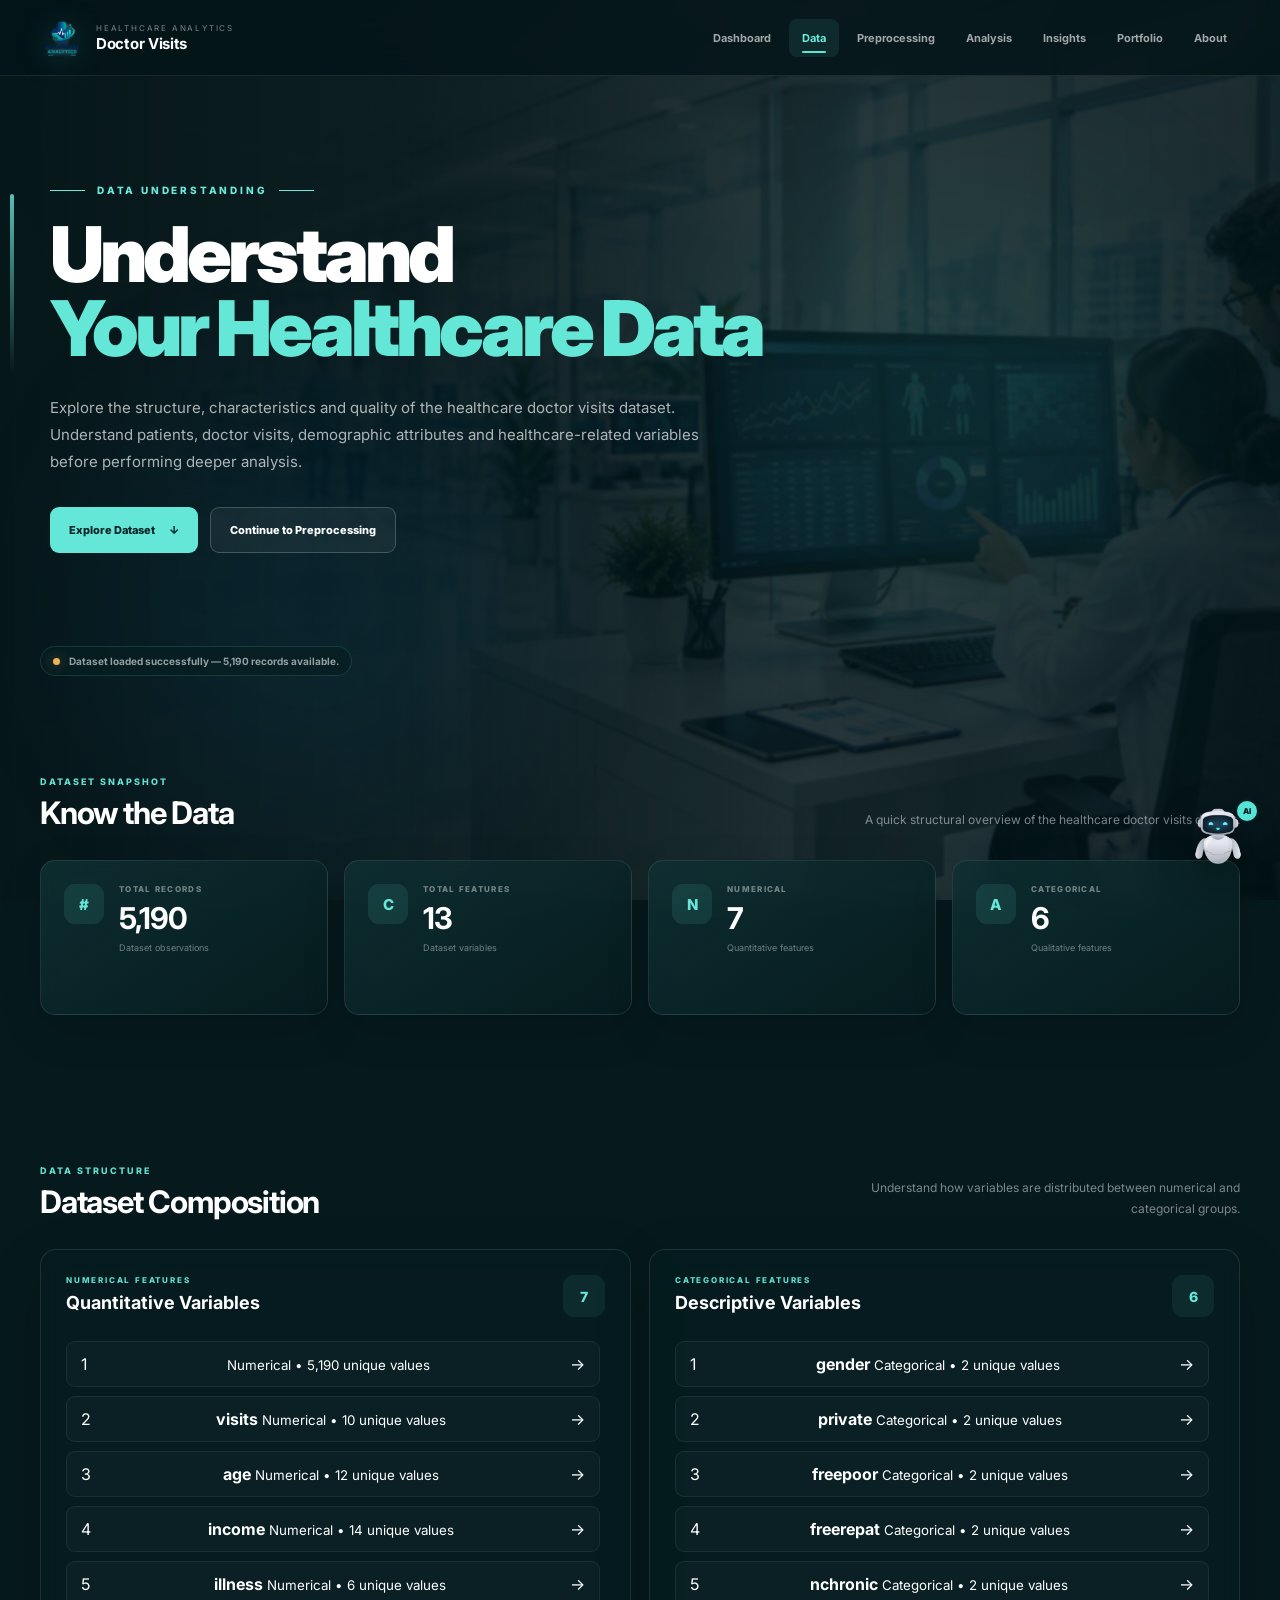
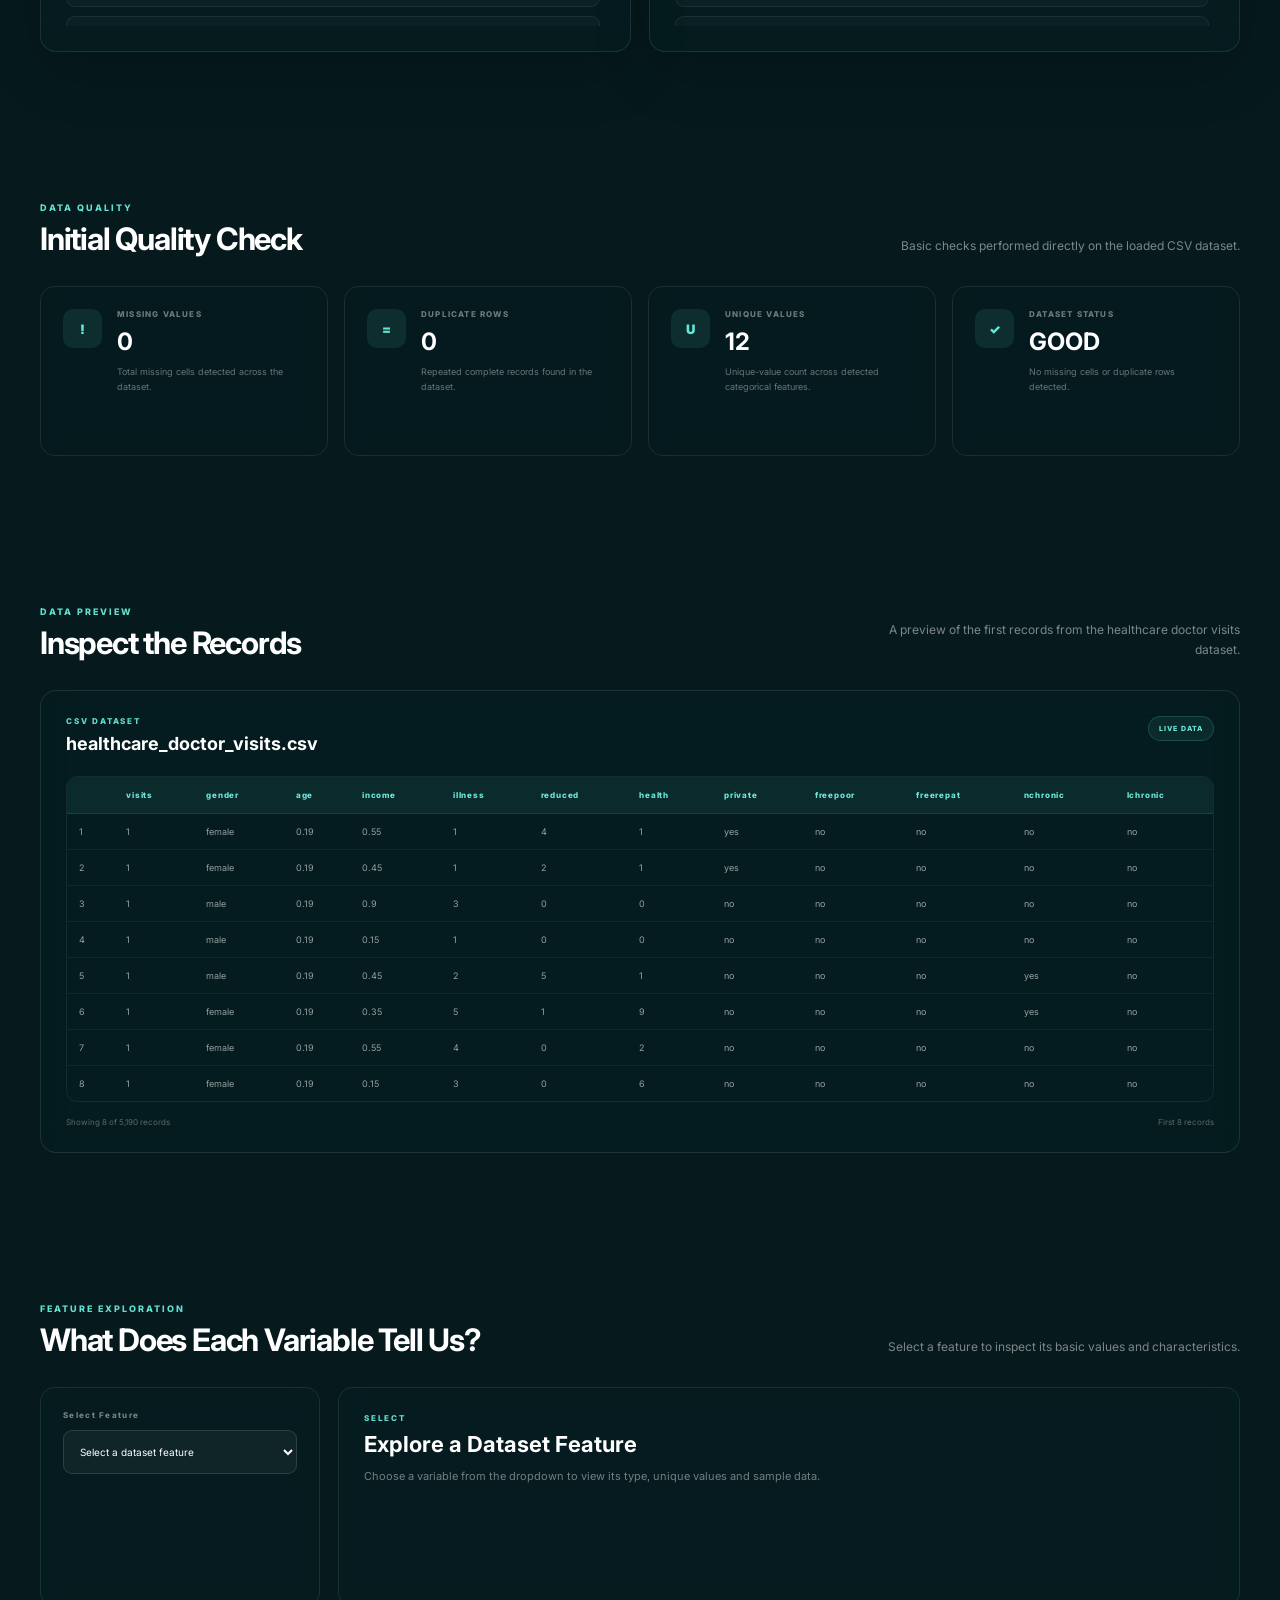
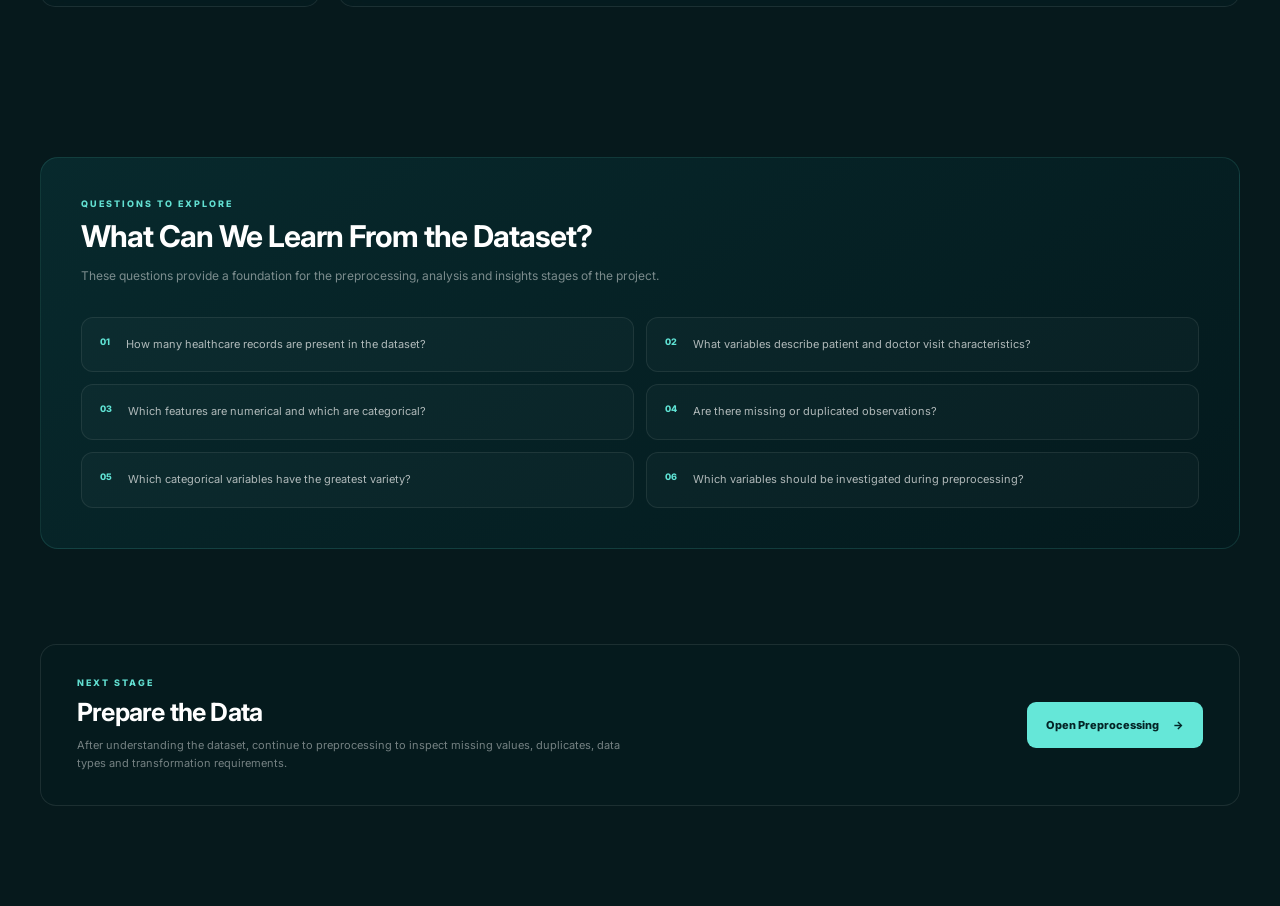
<file: frontend/pages/data-understanding.html>
<!DOCTYPE html>
<html lang="en">

<head>

    <meta charset="UTF-8">

    <meta
        name="viewport"
        content="width=device-width, initial-scale=1.0"
    >

    <meta
        name="description"
        content="Healthcare Analytics Doctor Visits - Data Understanding"
    >

    <title>
        Data Understanding | Healthcare Analytics
    </title>


    <!-- =====================================================
         GOOGLE FONT
         ===================================================== -->

    <link rel="preconnect" href="https://fonts.googleapis.com">

    <link
        rel="preconnect"
        href="https://fonts.gstatic.com"
        crossorigin
    >

    <link
        href="https://fonts.googleapis.com/css2?family=Inter:wght@400;500;600;700;800;900&display=swap"
        rel="stylesheet"
    >


    <!-- =====================================================
         DATA UNDERSTANDING CSS
         ===================================================== -->

    <link
        rel="stylesheet"
        href="../css/data-understanding.css"
    >

</head>


<body>


<div class="data-page">


    <!-- =====================================================
         BACKGROUND
         ===================================================== -->

    <div class="page-background">

        <img
            src="../assets/images/data-understanding-bg.png"
            alt=""
            class="page-background-image"
        >

        <div class="page-background-overlay"></div>

        <div class="background-glow glow-one"></div>

        <div class="background-glow glow-two"></div>

    </div>



    <!-- =====================================================
         HEADER / NAVBAR
         ===================================================== -->

    <header class="site-header">

        <div class="header-inner">


            <!-- BRAND -->

            <a
                href="../index.html"
                class="brand"
            >

                <img
                    src="../assets/images/logo.png"
                    alt="Healthcare Analytics Logo"
                    class="brand-logo"
                >

                <div class="brand-copy">

                    <span class="brand-small">
                        HEALTHCARE ANALYTICS
                    </span>

                    <strong>
                        Doctor Visits
                    </strong>

                </div>

            </a>



            <!-- DESKTOP NAVIGATION -->

            <nav class="main-navigation">

                <a href="dashboard.html">
                    Dashboard
                </a>

                <a
                    href="data-understanding.html"
                    class="active"
                >
                    Data
                </a>

                <a href="preprocessing.html">
                    Preprocessing
                </a>

                <a href="analysis.html">
                    Analysis
                </a>

                <a href="insights.html">
                    Insights
                </a>

                <a href="portfolio.html">
                    Portfolio
                </a>

                <a href="about.html">
                    About
                </a>

            </nav>



            <!-- MOBILE MENU BUTTON -->

            <button
                class="menu-toggle"
                id="menuToggle"
                type="button"
                aria-label="Open navigation"
                aria-expanded="false"
            >

                <span></span>
                <span></span>
                <span></span>

            </button>

        </div>



        <!-- MOBILE NAVIGATION -->

        <nav
            class="mobile-navigation"
            id="mobileNavigation"
        >

            <a href="dashboard.html">
                Dashboard
            </a>

            <a
                href="data-understanding.html"
                class="active"
            >
                Data
            </a>

            <a href="preprocessing.html">
                Preprocessing
            </a>

            <a href="analysis.html">
                Analysis
            </a>

            <a href="insights.html">
                Insights
            </a>

            <a href="portfolio.html">
                Portfolio
            </a>

            <a href="about.html">
                About
            </a>

        </nav>

    </header>



    <!-- =====================================================
         MAIN CONTENT
         ===================================================== -->

    <main>


        <!-- =================================================
             HERO
             ================================================= -->

        <section class="data-hero">

            <div class="hero-container">

                <div class="hero-content">


                    <div class="hero-label">

                        <span class="label-line"></span>

                        <span>
                            DATA UNDERSTANDING
                        </span>

                        <span class="label-line"></span>

                    </div>



                    <h1>

                        Understand

                        <span>
                            Your Healthcare Data
                        </span>

                    </h1>



                    <p class="hero-description">

                        Explore the structure, characteristics
                        and quality of the healthcare doctor
                        visits dataset. Understand patients,
                        doctor visits, demographic attributes
                        and healthcare-related variables before
                        performing deeper analysis.

                    </p>



                    <div class="hero-actions">


                        <button
                            class="primary-button"
                            id="exploreDatasetButton"
                            type="button"
                        >

                            Explore Dataset

                            <span>
                                ↓
                            </span>

                        </button>



                        <a
                            href="preprocessing.html"
                            class="secondary-button"
                        >

                            Continue to Preprocessing

                        </a>


                    </div>

                </div>

            </div>

        </section>



        <!-- =================================================
             DATA STATUS
             ================================================= -->

        <section class="data-status-section">

            <div class="content-container">

                <div class="data-status">

                    <span
                        class="status-dot"
                        id="statusDot"
                    ></span>

                    <span id="dataStatusText">

                        Loading healthcare dataset...

                    </span>

                </div>

            </div>

        </section>



        <!-- =================================================
             DATASET SNAPSHOT
             ================================================= -->

        <section
            class="dataset-overview"
            id="datasetOverview"
        >

            <div class="content-container">


                <div class="section-heading">

                    <div>

                        <span class="section-kicker">
                            DATASET SNAPSHOT
                        </span>

                        <h2>
                            Know the Data
                        </h2>

                    </div>

                    <p>

                        A quick structural overview of the
                        healthcare doctor visits dataset.

                    </p>

                </div>



                <div class="metric-grid">


                    <!-- TOTAL RECORDS -->

                    <article class="metric-card">

                        <div class="metric-icon">
                            #
                        </div>

                        <div class="metric-content">

                            <span>
                                TOTAL RECORDS
                            </span>

                            <strong id="totalRows">
                                —
                            </strong>

                            <small>
                                Dataset observations
                            </small>

                        </div>

                    </article>



                    <!-- TOTAL FEATURES -->

                    <article class="metric-card">

                        <div class="metric-icon">
                            C
                        </div>

                        <div class="metric-content">

                            <span>
                                TOTAL FEATURES
                            </span>

                            <strong id="totalColumns">
                                —
                            </strong>

                            <small>
                                Dataset variables
                            </small>

                        </div>

                    </article>



                    <!-- NUMERICAL -->

                    <article class="metric-card">

                        <div class="metric-icon">
                            N
                        </div>

                        <div class="metric-content">

                            <span>
                                NUMERICAL
                            </span>

                            <strong id="numericColumns">
                                —
                            </strong>

                            <small>
                                Quantitative features
                            </small>

                        </div>

                    </article>



                    <!-- CATEGORICAL -->

                    <article class="metric-card">

                        <div class="metric-icon">
                            A
                        </div>

                        <div class="metric-content">

                            <span>
                                CATEGORICAL
                            </span>

                            <strong id="categoricalColumns">
                                —
                            </strong>

                            <small>
                                Qualitative features
                            </small>

                        </div>

                    </article>

                </div>

            </div>

        </section>



        <!-- =================================================
             DATA STRUCTURE
             ================================================= -->

        <section class="structure-section">

            <div class="content-container">


                <div class="section-heading">

                    <div>

                        <span class="section-kicker">
                            DATA STRUCTURE
                        </span>

                        <h2>
                            Dataset Composition
                        </h2>

                    </div>

                    <p>

                        Understand how variables are distributed
                        between numerical and categorical groups.

                    </p>

                </div>



                <div class="structure-grid">


                    <!-- NUMERICAL FEATURES -->

                    <article class="structure-card">

                        <div class="structure-card-header">

                            <div>

                                <span>
                                    NUMERICAL FEATURES
                                </span>

                                <h3>
                                    Quantitative Variables
                                </h3>

                            </div>

                            <div class="card-count">

                                <span id="numericCountBadge">
                                    0
                                </span>

                            </div>

                        </div>



                        <div
                            class="feature-list"
                            id="numericFeatureList"
                        >

                            <div class="loading-item">

                                Reading dataset...

                            </div>

                        </div>

                    </article>



                    <!-- CATEGORICAL FEATURES -->

                    <article class="structure-card">

                        <div class="structure-card-header">

                            <div>

                                <span>
                                    CATEGORICAL FEATURES
                                </span>

                                <h3>
                                    Descriptive Variables
                                </h3>

                            </div>

                            <div class="card-count">

                                <span id="categoricalCountBadge">
                                    0
                                </span>

                            </div>

                        </div>



                        <div
                            class="feature-list"
                            id="categoricalFeatureList"
                        >

                            <div class="loading-item">

                                Reading dataset...

                            </div>

                        </div>

                    </article>

                </div>

            </div>

        </section>



        <!-- =================================================
             DATA QUALITY
             ================================================= -->

        <section class="quality-section">

            <div class="content-container">


                <div class="section-heading">

                    <div>

                        <span class="section-kicker">
                            DATA QUALITY
                        </span>

                        <h2>
                            Initial Quality Check
                        </h2>

                    </div>

                    <p>

                        Basic checks performed directly on the
                        loaded CSV dataset.

                    </p>

                </div>



                <div class="quality-grid">


                    <!-- MISSING -->

                    <article class="quality-card">

                        <div class="quality-icon">
                            !
                        </div>

                        <div>

                            <span>
                                MISSING VALUES
                            </span>

                            <strong id="missingValues">
                                —
                            </strong>

                            <p>

                                Total missing cells detected
                                across the dataset.

                            </p>

                        </div>

                    </article>



                    <!-- DUPLICATES -->

                    <article class="quality-card">

                        <div class="quality-icon">
                            =
                        </div>

                        <div>

                            <span>
                                DUPLICATE ROWS
                            </span>

                            <strong id="duplicateRows">
                                —
                            </strong>

                            <p>

                                Repeated complete records
                                found in the dataset.

                            </p>

                        </div>

                    </article>



                    <!-- UNIQUE -->

                    <article class="quality-card">

                        <div class="quality-icon">
                            U
                        </div>

                        <div>

                            <span>
                                UNIQUE VALUES
                            </span>

                            <strong id="uniqueValues">
                                —
                            </strong>

                            <p>

                                Unique-value count across
                                detected categorical features.

                            </p>

                        </div>

                    </article>



                    <!-- STATUS -->

                    <article class="quality-card">

                        <div class="quality-icon">
                            ✓
                        </div>

                        <div>

                            <span>
                                DATASET STATUS
                            </span>

                            <strong id="qualityStatus">
                                CHECKING
                            </strong>

                            <p id="qualityDescription">

                                Performing initial dataset checks.

                            </p>

                        </div>

                    </article>

                </div>

            </div>

        </section>



        <!-- =================================================
             DATA PREVIEW
             ================================================= -->

        <section class="preview-section">

            <div class="content-container">


                <div class="section-heading">

                    <div>

                        <span class="section-kicker">
                            DATA PREVIEW
                        </span>

                        <h2>
                            Inspect the Records
                        </h2>

                    </div>

                    <p>

                        A preview of the first records from the
                        healthcare doctor visits dataset.

                    </p>

                </div>



                <div class="preview-card">


                    <div class="preview-header">

                        <div>

                            <span>
                                CSV DATASET
                            </span>

                            <h3>
                                healthcare_doctor_visits.csv
                            </h3>

                        </div>

                        <div class="preview-badge">
                            LIVE DATA
                        </div>

                    </div>



                    <div class="table-wrapper">

                        <table id="dataPreviewTable">

                            <thead id="previewHead">
                            </thead>

                            <tbody id="previewBody">
                            </tbody>

                        </table>

                    </div>



                    <div class="table-footer">

                        <span id="previewInfo">

                            Loading records...

                        </span>

                        <span>
                            First 8 records
                        </span>

                    </div>

                </div>

            </div>

        </section>



        <!-- =================================================
             FEATURE EXPLORATION
             ================================================= -->

        <section class="features-section">

            <div class="content-container">


                <div class="section-heading">

                    <div>

                        <span class="section-kicker">
                            FEATURE EXPLORATION
                        </span>

                        <h2>
                            What Does Each Variable Tell Us?
                        </h2>

                    </div>

                    <p>

                        Select a feature to inspect its basic
                        values and characteristics.

                    </p>

                </div>



                <div class="feature-explorer">


                    <div class="feature-selector">

                        <label for="featureSelect">

                            Select Feature

                        </label>

                        <select id="featureSelect">

                            <option value="">

                                Select a dataset feature

                            </option>

                        </select>

                    </div>



                    <div
                        class="feature-detail"
                        id="featureDetail"
                    >

                        <div class="feature-detail-placeholder">

                            <span>
                                SELECT
                            </span>

                            <h3>
                                Explore a Dataset Feature
                            </h3>

                            <p>

                                Choose a variable from the
                                dropdown to view its type,
                                unique values and sample data.

                            </p>

                        </div>

                    </div>

                </div>

            </div>

        </section>



        <!-- =================================================
             QUESTIONS
             ================================================= -->

        <section class="questions-section">

            <div class="content-container">

                <div class="questions-box">


                    <div class="questions-heading">

                        <span class="section-kicker">
                            QUESTIONS TO EXPLORE
                        </span>

                        <h2>
                            What Can We Learn From the Dataset?
                        </h2>

                        <p>

                            These questions provide a foundation
                            for the preprocessing, analysis and
                            insights stages of the project.

                        </p>

                    </div>



                    <div class="question-grid">


                        <div class="question-item">

                            <span>
                                01
                            </span>

                            <p>

                                How many healthcare records are
                                present in the dataset?

                            </p>

                        </div>



                        <div class="question-item">

                            <span>
                                02
                            </span>

                            <p>

                                What variables describe patient
                                and doctor visit characteristics?

                            </p>

                        </div>



                        <div class="question-item">

                            <span>
                                03
                            </span>

                            <p>

                                Which features are numerical and
                                which are categorical?

                            </p>

                        </div>



                        <div class="question-item">

                            <span>
                                04
                            </span>

                            <p>

                                Are there missing or duplicated
                                observations?

                            </p>

                        </div>



                        <div class="question-item">

                            <span>
                                05
                            </span>

                            <p>

                                Which categorical variables have
                                the greatest variety?

                            </p>

                        </div>



                        <div class="question-item">

                            <span>
                                06
                            </span>

                            <p>

                                Which variables should be
                                investigated during preprocessing?

                            </p>

                        </div>

                    </div>

                </div>

            </div>

        </section>



        <!-- =================================================
             NEXT STAGE
             ================================================= -->

        <section class="next-section">

            <div class="content-container">

                <div class="next-card">


                    <div>

                        <span class="section-kicker">
                            NEXT STAGE
                        </span>

                        <h2>
                            Prepare the Data
                        </h2>

                        <p>

                            After understanding the dataset,
                            continue to preprocessing to inspect
                            missing values, duplicates, data
                            types and transformation requirements.

                        </p>

                    </div>



                    <a
                        href="preprocessing.html"
                        class="primary-button"
                    >

                        Open Preprocessing

                        <span>
                            →
                        </span>

                    </a>

                </div>

            </div>

        </section>

    </main>



    <!-- =====================================================
         AI CHATBOT
         IMPORTANT:
         IDs MATCH robot.js
         ===================================================== -->

    <div id="healthcare-ai-widget">


        <!-- ROBOT BUTTON -->

        <button
            class="ai-robot-button"
            id="aiRobot"
            type="button"
            aria-label="Open Healthcare AI Assistant"
            title="Healthcare AI Assistant"
        >

            <img
                src="../assets/images/ai-robot.png"
                alt="AI Assistant"
            >

            <span class="ai-robot-badge">
                AI
            </span>

        </button>



        <!-- CHAT WINDOW -->

        <div
            class="ai-chat-window"
            id="aiChat"
        >


            <!-- CHAT HEADER -->

            <div class="ai-chat-header">

                <div class="ai-header-left">

                    <div class="ai-header-icon">
                        AI
                    </div>

                    <div class="ai-header-info">

                        <h3>
                            Healthcare AI
                        </h3>

                        <span>

                            <i class="ai-online-dot"></i>

                            Data Assistant

                        </span>

                    </div>

                </div>



                <button
                    class="ai-close-button"
                    id="aiClose"
                    type="button"
                    aria-label="Close chatbot"
                >

                    ×

                </button>

            </div>



            <!-- CHAT BODY -->

            <div
                class="ai-chat-body"
                id="aiChatBody"
            >


                <!-- INITIAL AI MESSAGE -->

                <div class="ai-message bot">

                    <div class="message-icon">
                        AI
                    </div>

                    <div class="message-content">

                        <p>

                            Hello! I'm your Healthcare Data
                            Assistant.

                        </p>

                        <p>

                            I can help you understand the
                            structure and characteristics of
                            this dataset.

                        </p>

                    </div>

                </div>



                <!-- QUICK QUESTIONS -->

                <div class="ai-quick-section">

                    <h4>
                        QUICK QUESTIONS
                    </h4>


                    <button
                        type="button"
                        class="question-btn"
                        data-question="How many records are in the dataset?"
                    >

                        How many records are present?

                    </button>



                    <button
                        type="button"
                        class="question-btn"
                        data-question="What are the numerical features?"
                    >

                        What are the numerical features?

                    </button>



                    <button
                        type="button"
                        class="question-btn"
                        data-question="What are the categorical features?"
                    >

                        What are the categorical features?

                    </button>



                    <button
                        type="button"
                        class="question-btn"
                        data-question="Are there missing values?"
                    >

                        Are there missing values?

                    </button>



                    <button
                        type="button"
                        class="question-btn"
                        data-question="What should I do after data understanding?"
                    >

                        What comes after data understanding?

                    </button>

                </div>

            </div>



            <!-- CHAT INPUT -->

            <div class="ai-chat-input-area">

                <input
                    type="text"
                    id="aiQuestion"
                    placeholder="Ask about the dataset..."
                    autocomplete="off"
                >


                <button
                    class="ai-send-button"
                    id="aiSend"
                    type="button"
                    aria-label="Send message"
                >

                    ↑

                </button>

            </div>

        </div>

    </div>



    <!-- =====================================================
         JAVASCRIPT
         ===================================================== -->

    <script src="../js/data-understanding.js"></script>

    <script src="../js/robot.js"></script>


</div>

</body>

</html>
</file>
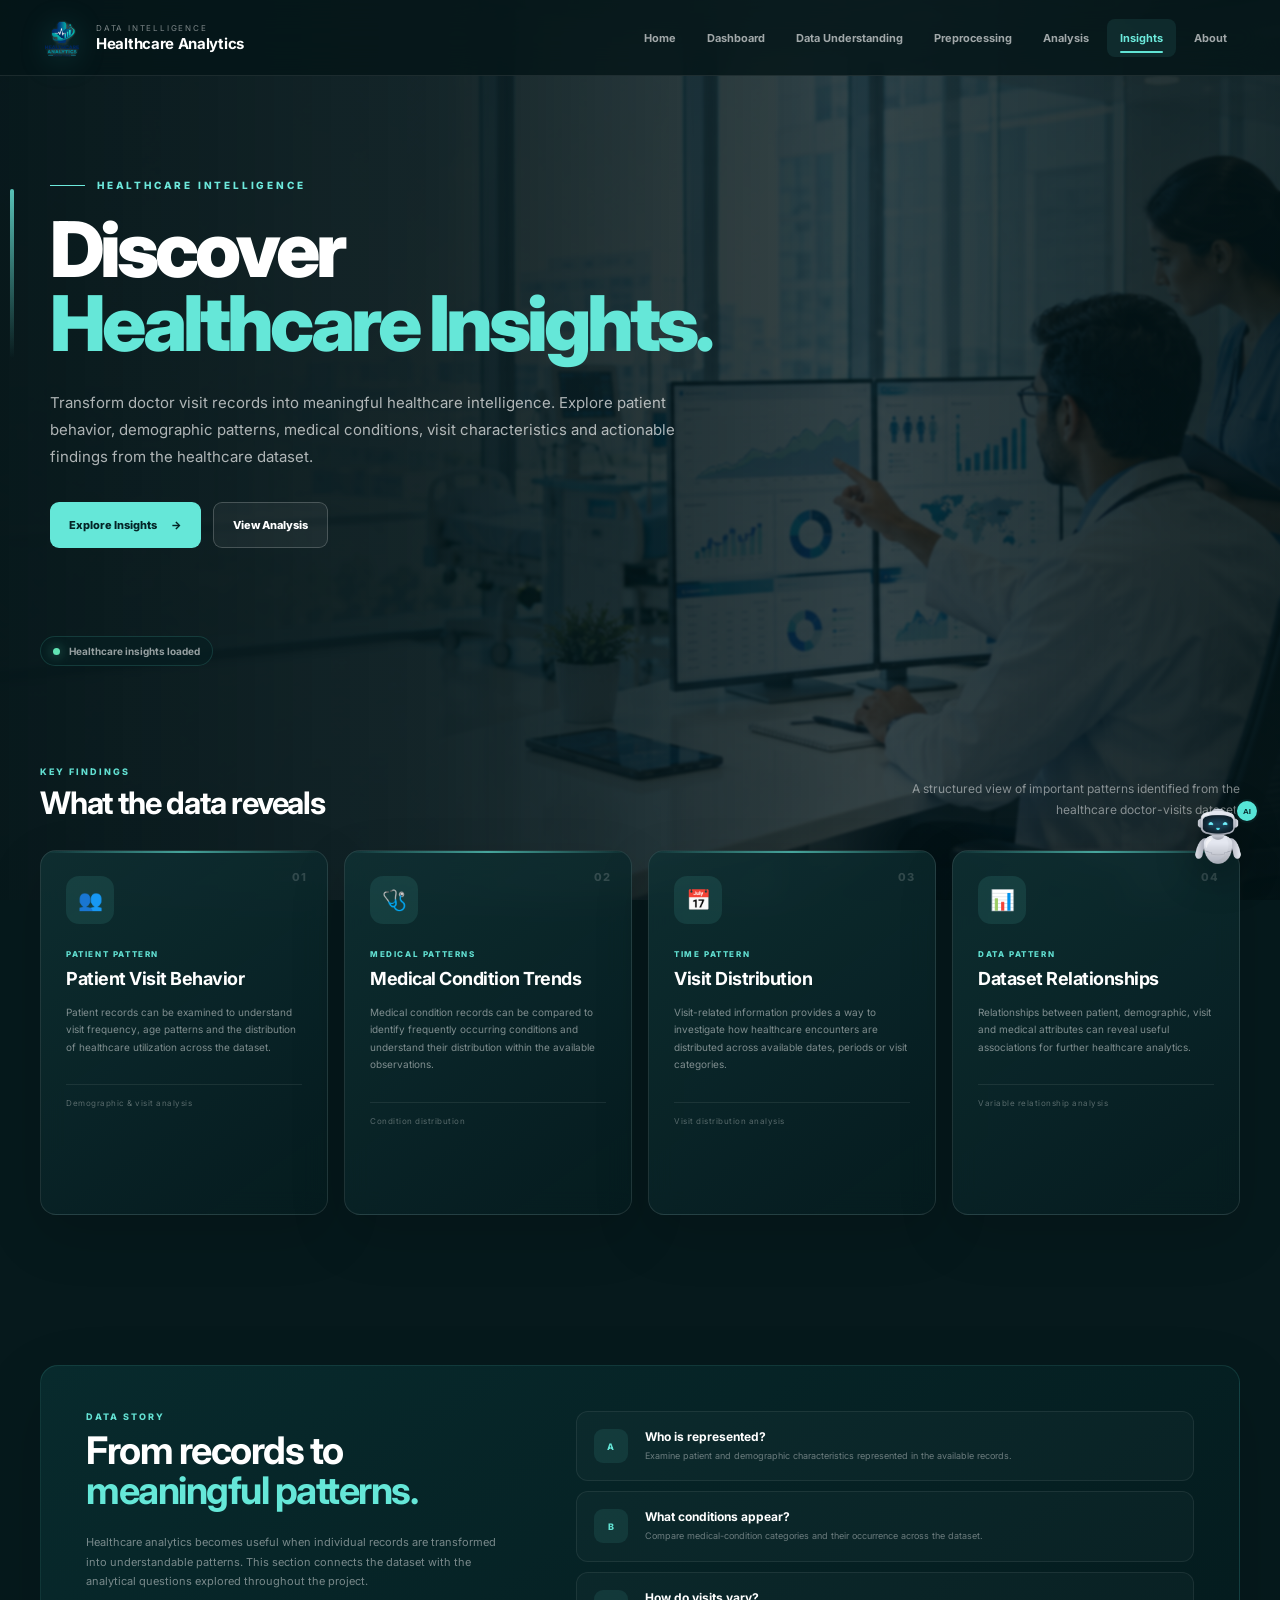
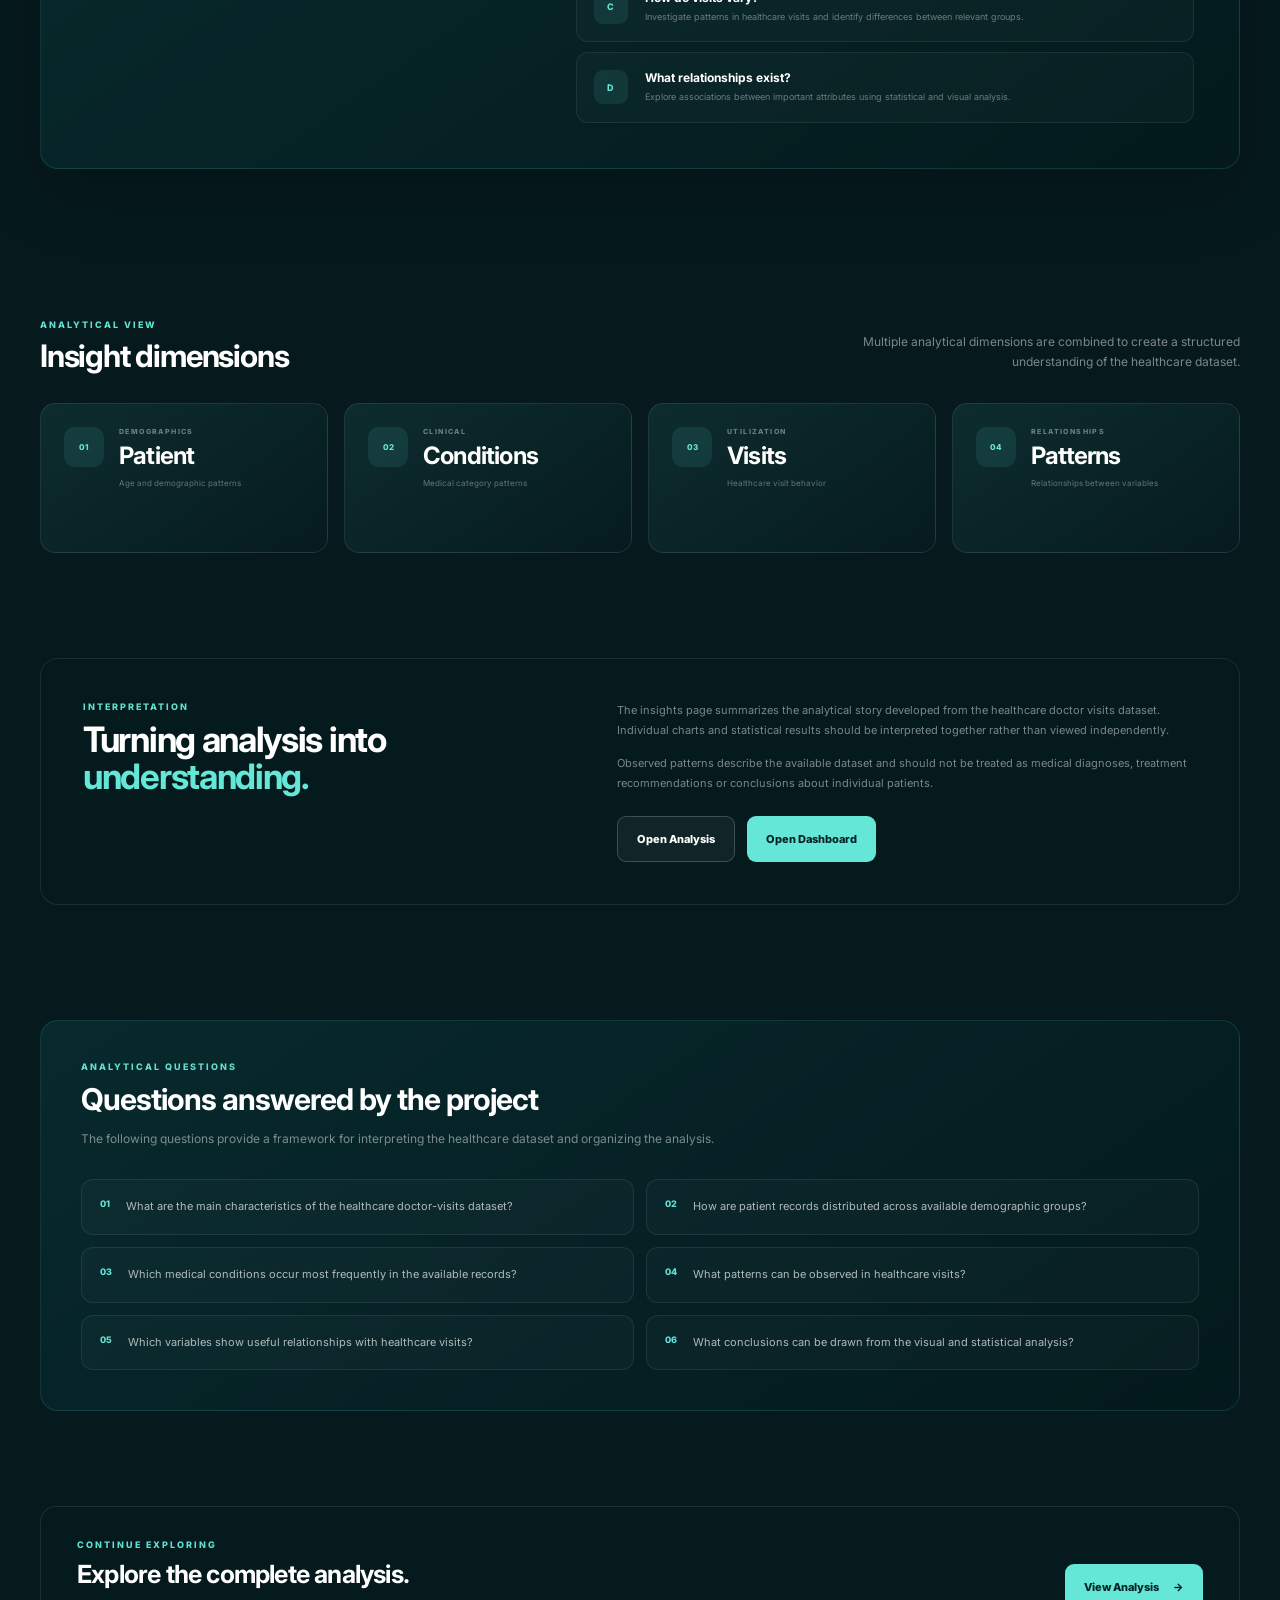
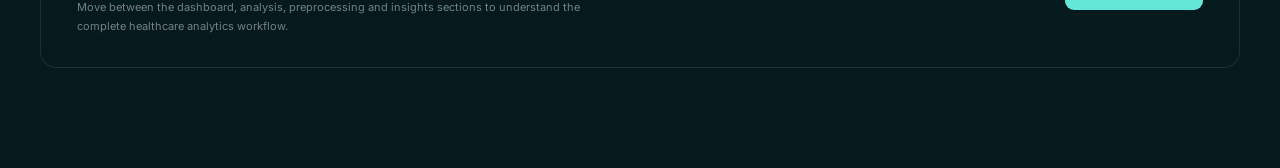
<file: frontend/pages/insights.html>
<!DOCTYPE html>
<html lang="en">
<head>
    <meta charset="UTF-8">
    <meta name="viewport" content="width=device-width, initial-scale=1.0">

    <title>Healthcare Analytics | Insights</title>

    <link rel="preconnect" href="https://fonts.googleapis.com">
    <link rel="preconnect" href="https://fonts.gstatic.com" crossorigin>

    <link
        href="https://fonts.googleapis.com/css2?family=Inter:wght@400;500;600;700;800;900&display=swap"
        rel="stylesheet"
    >

    <link rel="stylesheet" href="../css/insights.css">
</head>

<body>

<div class="insights-page">

    <!-- =====================================================
         BACKGROUND
         ===================================================== -->

    <div class="page-background">

        <img
            src="../assets/images/insights-bg.png"
            alt=""
            class="page-background-image"
        >

        <div class="page-background-overlay"></div>

    </div>


    <!-- =====================================================
         HEADER / NAVBAR
         ===================================================== -->

    <header class="site-header">

        <div class="header-inner">

            <a href="../index.html" class="brand">

                <img
                    src="../assets/images/logo.png"
                    alt="Healthcare Analytics"
                    class="brand-logo"
                >

                <div class="brand-copy">

                    <span class="brand-small">
                        DATA INTELLIGENCE
                    </span>

                    <strong>
                        Healthcare Analytics
                    </strong>

                </div>

            </a>


            <!-- DESKTOP NAVIGATION -->

            <nav class="main-navigation">

                <a href="../index.html">
                    Home
                </a>

                <a href="dashboard.html">
                    Dashboard
                </a>

                <a href="data-understanding.html">
                    Data Understanding
                </a>

                <a href="preprocessing.html">
                    Preprocessing
                </a>

                <a href="analysis.html">
                    Analysis
                </a>

                <a href="insights.html" class="active">
                    Insights
                </a>

                <a href="about.html">
                    About
                </a>

            </nav>


            <!-- MOBILE BUTTON -->

            <button
                class="menu-toggle"
                id="menuToggle"
                aria-label="Open navigation"
                aria-expanded="false"
            >

                <span></span>
                <span></span>
                <span></span>

            </button>

        </div>


        <!-- MOBILE NAVIGATION -->

        <nav class="mobile-navigation" id="mobileNavigation">

            <a href="../index.html">
                Home
            </a>

            <a href="dashboard.html">
                Dashboard
            </a>

            <a href="data-understanding.html">
                Data Understanding
            </a>

            <a href="preprocessing.html">
                Preprocessing
            </a>

            <a href="analysis.html">
                Analysis
            </a>

            <a href="insights.html" class="active">
                Insights
            </a>

            <a href="about.html">
                About
            </a>

        </nav>

    </header>



    <!-- =====================================================
         HERO
         ===================================================== -->

    <main>

        <section class="insights-hero">

            <div class="hero-container">

                <div class="hero-label">

                    <span class="label-line"></span>

                    <span>
                        HEALTHCARE INTELLIGENCE
                    </span>

                </div>


                <h1>
                    Discover
                    <span>Healthcare Insights.</span>
                </h1>


                <p class="hero-description">

                    Transform doctor visit records into meaningful
                    healthcare intelligence. Explore patient behavior,
                    demographic patterns, medical conditions, visit
                    characteristics and actionable findings from the
                    healthcare dataset.

                </p>


                <div class="hero-actions">

                    <a
                        href="#key-insights"
                        class="primary-button"
                    >
                        Explore Insights
                        <span>→</span>
                    </a>

                    <a
                        href="analysis.html"
                        class="secondary-button"
                    >
                        View Analysis
                    </a>

                </div>

            </div>

        </section>



        <!-- =====================================================
             INSIGHT STATUS
             ===================================================== -->

        <section class="insight-status-section">

            <div class="content-container">

                <div class="insight-status">

                    <span class="status-dot"></span>

                    <span id="insightStatus">
                        Healthcare insights loaded
                    </span>

                </div>

            </div>

        </section>



        <!-- =====================================================
             KEY INSIGHTS
             ===================================================== -->

        <section
            class="key-insights"
            id="key-insights"
        >

            <div class="content-container">

                <div class="section-heading">

                    <div>

                        <span class="section-kicker">
                            KEY FINDINGS
                        </span>

                        <h2>
                            What the data reveals
                        </h2>

                    </div>

                    <p>
                        A structured view of important patterns
                        identified from the healthcare doctor-visits
                        dataset.
                    </p>

                </div>


                <div class="insight-grid">


                    <!-- CARD 1 -->

                    <article class="insight-card">

                        <div class="insight-number">
                            01
                        </div>

                        <div class="insight-icon">
                            👥
                        </div>

                        <span class="insight-tag">
                            PATIENT PATTERN
                        </span>

                        <h3>
                            Patient Visit Behavior
                        </h3>

                        <p>
                            Patient records can be examined to
                            understand visit frequency, age patterns
                            and the distribution of healthcare
                            utilization across the dataset.
                        </p>

                        <div class="insight-line"></div>

                        <span class="insight-footer">
                            Demographic & visit analysis
                        </span>

                    </article>



                    <!-- CARD 2 -->

                    <article class="insight-card">

                        <div class="insight-number">
                            02
                        </div>

                        <div class="insight-icon">
                            🩺
                        </div>

                        <span class="insight-tag">
                            MEDICAL PATTERNS
                        </span>

                        <h3>
                            Medical Condition Trends
                        </h3>

                        <p>
                            Medical condition records can be compared
                            to identify frequently occurring conditions
                            and understand their distribution within
                            the available observations.
                        </p>

                        <div class="insight-line"></div>

                        <span class="insight-footer">
                            Condition distribution
                        </span>

                    </article>



                    <!-- CARD 3 -->

                    <article class="insight-card">

                        <div class="insight-number">
                            03
                        </div>

                        <div class="insight-icon">
                            📅
                        </div>

                        <span class="insight-tag">
                            TIME PATTERN
                        </span>

                        <h3>
                            Visit Distribution
                        </h3>

                        <p>
                            Visit-related information provides a way
                            to investigate how healthcare encounters
                            are distributed across available dates,
                            periods or visit categories.
                        </p>

                        <div class="insight-line"></div>

                        <span class="insight-footer">
                            Visit distribution analysis
                        </span>

                    </article>



                    <!-- CARD 4 -->

                    <article class="insight-card">

                        <div class="insight-number">
                            04
                        </div>

                        <div class="insight-icon">
                            📊
                        </div>

                        <span class="insight-tag">
                            DATA PATTERN
                        </span>

                        <h3>
                            Dataset Relationships
                        </h3>

                        <p>
                            Relationships between patient,
                            demographic, visit and medical attributes
                            can reveal useful associations for further
                            healthcare analytics.
                        </p>

                        <div class="insight-line"></div>

                        <span class="insight-footer">
                            Variable relationship analysis
                        </span>

                    </article>


                </div>

            </div>

        </section>



        <!-- =====================================================
             INSIGHT HIGHLIGHTS
             ===================================================== -->

        <section class="highlight-section">

            <div class="content-container">

                <div class="highlight-panel">

                    <div class="highlight-heading">

                        <span class="section-kicker">
                            DATA STORY
                        </span>

                        <h2>
                            From records to
                            <span>meaningful patterns.</span>
                        </h2>

                        <p>
                            Healthcare analytics becomes useful when
                            individual records are transformed into
                            understandable patterns. This section
                            connects the dataset with the analytical
                            questions explored throughout the project.
                        </p>

                    </div>


                    <div class="highlight-list">

                        <div class="highlight-item">

                            <span class="highlight-index">
                                A
                            </span>

                            <div>

                                <h3>
                                    Who is represented?
                                </h3>

                                <p>
                                    Examine patient and demographic
                                    characteristics represented in
                                    the available records.
                                </p>

                            </div>

                        </div>


                        <div class="highlight-item">

                            <span class="highlight-index">
                                B
                            </span>

                            <div>

                                <h3>
                                    What conditions appear?
                                </h3>

                                <p>
                                    Compare medical-condition
                                    categories and their occurrence
                                    across the dataset.
                                </p>

                            </div>

                        </div>


                        <div class="highlight-item">

                            <span class="highlight-index">
                                C
                            </span>

                            <div>

                                <h3>
                                    How do visits vary?
                                </h3>

                                <p>
                                    Investigate patterns in healthcare
                                    visits and identify differences
                                    between relevant groups.
                                </p>

                            </div>

                        </div>


                        <div class="highlight-item">

                            <span class="highlight-index">
                                D
                            </span>

                            <div>

                                <h3>
                                    What relationships exist?
                                </h3>

                                <p>
                                    Explore associations between
                                    important attributes using
                                    statistical and visual analysis.
                                </p>

                            </div>

                        </div>

                    </div>

                </div>

            </div>

        </section>



        <!-- =====================================================
             INSIGHT METRICS
             ===================================================== -->

        <section class="metrics-section">

            <div class="content-container">

                <div class="section-heading">

                    <div>

                        <span class="section-kicker">
                            ANALYTICAL VIEW
                        </span>

                        <h2>
                            Insight dimensions
                        </h2>

                    </div>

                    <p>
                        Multiple analytical dimensions are combined
                        to create a structured understanding of the
                        healthcare dataset.
                    </p>

                </div>


                <div class="metrics-grid">


                    <div class="metric-card">

                        <span class="metric-icon">
                            01
                        </span>

                        <div>

                            <span class="metric-label">
                                DEMOGRAPHICS
                            </span>

                            <strong>
                                Patient
                            </strong>

                            <small>
                                Age and demographic patterns
                            </small>

                        </div>

                    </div>



                    <div class="metric-card">

                        <span class="metric-icon">
                            02
                        </span>

                        <div>

                            <span class="metric-label">
                                CLINICAL
                            </span>

                            <strong>
                                Conditions
                            </strong>

                            <small>
                                Medical category patterns
                            </small>

                        </div>

                    </div>



                    <div class="metric-card">

                        <span class="metric-icon">
                            03
                        </span>

                        <div>

                            <span class="metric-label">
                                UTILIZATION
                            </span>

                            <strong>
                                Visits
                            </strong>

                            <small>
                                Healthcare visit behavior
                            </small>

                        </div>

                    </div>



                    <div class="metric-card">

                        <span class="metric-icon">
                            04
                        </span>

                        <div>

                            <span class="metric-label">
                                RELATIONSHIPS
                            </span>

                            <strong>
                                Patterns
                            </strong>

                            <small>
                                Relationships between variables
                            </small>

                        </div>

                    </div>


                </div>

            </div>

        </section>



        <!-- =====================================================
             INTERPRETATION
             ===================================================== -->

        <section class="interpretation-section">

            <div class="content-container">

                <div class="interpretation-card">

                    <div class="interpretation-left">

                        <span class="section-kicker">
                            INTERPRETATION
                        </span>

                        <h2>
                            Turning analysis into
                            <span>understanding.</span>
                        </h2>

                    </div>


                    <div class="interpretation-right">

                        <p>
                            The insights page summarizes the analytical
                            story developed from the healthcare doctor
                            visits dataset. Individual charts and
                            statistical results should be interpreted
                            together rather than viewed independently.
                        </p>

                        <p>
                            Observed patterns describe the available
                            dataset and should not be treated as medical
                            diagnoses, treatment recommendations or
                            conclusions about individual patients.
                        </p>

                        <div class="interpretation-actions">

                            <a
                                href="analysis.html"
                                class="secondary-button"
                            >
                                Open Analysis
                            </a>

                            <a
                                href="dashboard.html"
                                class="primary-button"
                            >
                                Open Dashboard
                            </a>

                        </div>

                    </div>

                </div>

            </div>

        </section>



        <!-- =====================================================
             QUESTIONS
             ===================================================== -->

        <section class="questions-section">

            <div class="content-container">

                <div class="questions-box">

                    <div class="questions-heading">

                        <span class="section-kicker">
                            ANALYTICAL QUESTIONS
                        </span>

                        <h2>
                            Questions answered by the project
                        </h2>

                        <p>
                            The following questions provide a framework
                            for interpreting the healthcare dataset and
                            organizing the analysis.
                        </p>

                    </div>


                    <div class="question-grid">


                        <div class="question-item">

                            <span>
                                01
                            </span>

                            <p>
                                What are the main characteristics of
                                the healthcare doctor-visits dataset?
                            </p>

                        </div>


                        <div class="question-item">

                            <span>
                                02
                            </span>

                            <p>
                                How are patient records distributed
                                across available demographic groups?
                            </p>

                        </div>


                        <div class="question-item">

                            <span>
                                03
                            </span>

                            <p>
                                Which medical conditions occur most
                                frequently in the available records?
                            </p>

                        </div>


                        <div class="question-item">

                            <span>
                                04
                            </span>

                            <p>
                                What patterns can be observed in
                                healthcare visits?
                            </p>

                        </div>


                        <div class="question-item">

                            <span>
                                05
                            </span>

                            <p>
                                Which variables show useful
                                relationships with healthcare visits?
                            </p>

                        </div>


                        <div class="question-item">

                            <span>
                                06
                            </span>

                            <p>
                                What conclusions can be drawn from
                                the visual and statistical analysis?
                            </p>

                        </div>


                    </div>

                </div>

            </div>

        </section>



        <!-- =====================================================
             NEXT SECTION
             ===================================================== -->

        <section class="next-section">

            <div class="content-container">

                <div class="next-card">

                    <div>

                        <span class="section-kicker">
                            CONTINUE EXPLORING
                        </span>

                        <h2>
                            Explore the complete analysis.
                        </h2>

                        <p>
                            Move between the dashboard, analysis,
                            preprocessing and insights sections to
                            understand the complete healthcare
                            analytics workflow.
                        </p>

                    </div>


                    <a
                        href="analysis.html"
                        class="primary-button"
                    >
                        View Analysis
                        <span>→</span>
                    </a>

                </div>

            </div>

        </section>

    </main>



    <!-- =====================================================
         AI ASSISTANT
         ===================================================== -->

    <div id="healthcare-ai-widget">


        <!-- ROBOT BUTTON -->

        <button
            class="ai-robot-button"
            id="aiRobotButton"
            aria-label="Open Healthcare AI Assistant"
            title="Healthcare AI Assistant"
        >

            <img
                src="../assets/images/ai-robot.png"
                alt="AI Assistant"
            >

            <span class="ai-robot-badge">
                AI
            </span>

        </button>



        <!-- CHAT WINDOW -->

        <div
            class="ai-chat-window"
            id="aiChatWindow"
        >


            <!-- CHAT HEADER -->

            <div class="ai-chat-header">

                <div class="ai-header-left">

                    <div class="ai-header-icon">
                        AI
                    </div>

                    <div class="ai-header-info">

                        <h3>
                            Healthcare AI
                        </h3>

                        <span>

                            <i class="ai-online-dot"></i>

                            Online Assistant

                        </span>

                    </div>

                </div>


                <button
                    class="ai-close-button"
                    id="aiCloseButton"
                    aria-label="Close chatbot"
                >
                    ×
                </button>

            </div>



            <!-- CHAT BODY -->

            <div
                class="ai-chat-body"
                id="aiChatBody"
            >

                <div class="ai-message">

                    <div class="ai-avatar-small">
                        AI
                    </div>

                    <div class="ai-message-content">

                        <p>
                            Hello! I'm your Healthcare Analytics
                            Assistant.
                        </p>

                        <p>
                            I can help you understand the insights
                            and analytical sections of this project.
                        </p>

                    </div>

                </div>


                <div class="ai-quick-section">

                    <h4>
                        QUICK QUESTIONS
                    </h4>


                    <button
                        class="ai-question"
                        data-question="What is the purpose of the insights page?"
                    >
                        What is the purpose of the insights page?
                    </button>


                    <button
                        class="ai-question"
                        data-question="What kind of healthcare patterns can be analyzed?"
                    >
                        What healthcare patterns can be analyzed?
                    </button>


                    <button
                        class="ai-question"
                        data-question="What is the difference between analysis and insights?"
                    >
                        What is the difference between analysis and insights?
                    </button>


                    <button
                        class="ai-question"
                        data-question="Can these insights be used as medical advice?"
                    >
                        Can these insights be used as medical advice?
                    </button>

                </div>

            </div>



            <!-- CHAT INPUT -->

            <form
                class="ai-chat-input-area"
                id="aiChatForm"
            >

                <input
                    type="text"
                    id="aiChatInput"
                    placeholder="Ask about the healthcare data..."
                    autocomplete="off"
                >

                <button
                    type="submit"
                    class="ai-send-button"
                    aria-label="Send message"
                >
                    ↑
                </button>

            </form>

        </div>

    </div>


</div>


<script src="../js/api.js"></script>
<script src="../js/insights.js"></script>
<script src="../js/robot.js"></script>

</body>
</html>
</file>
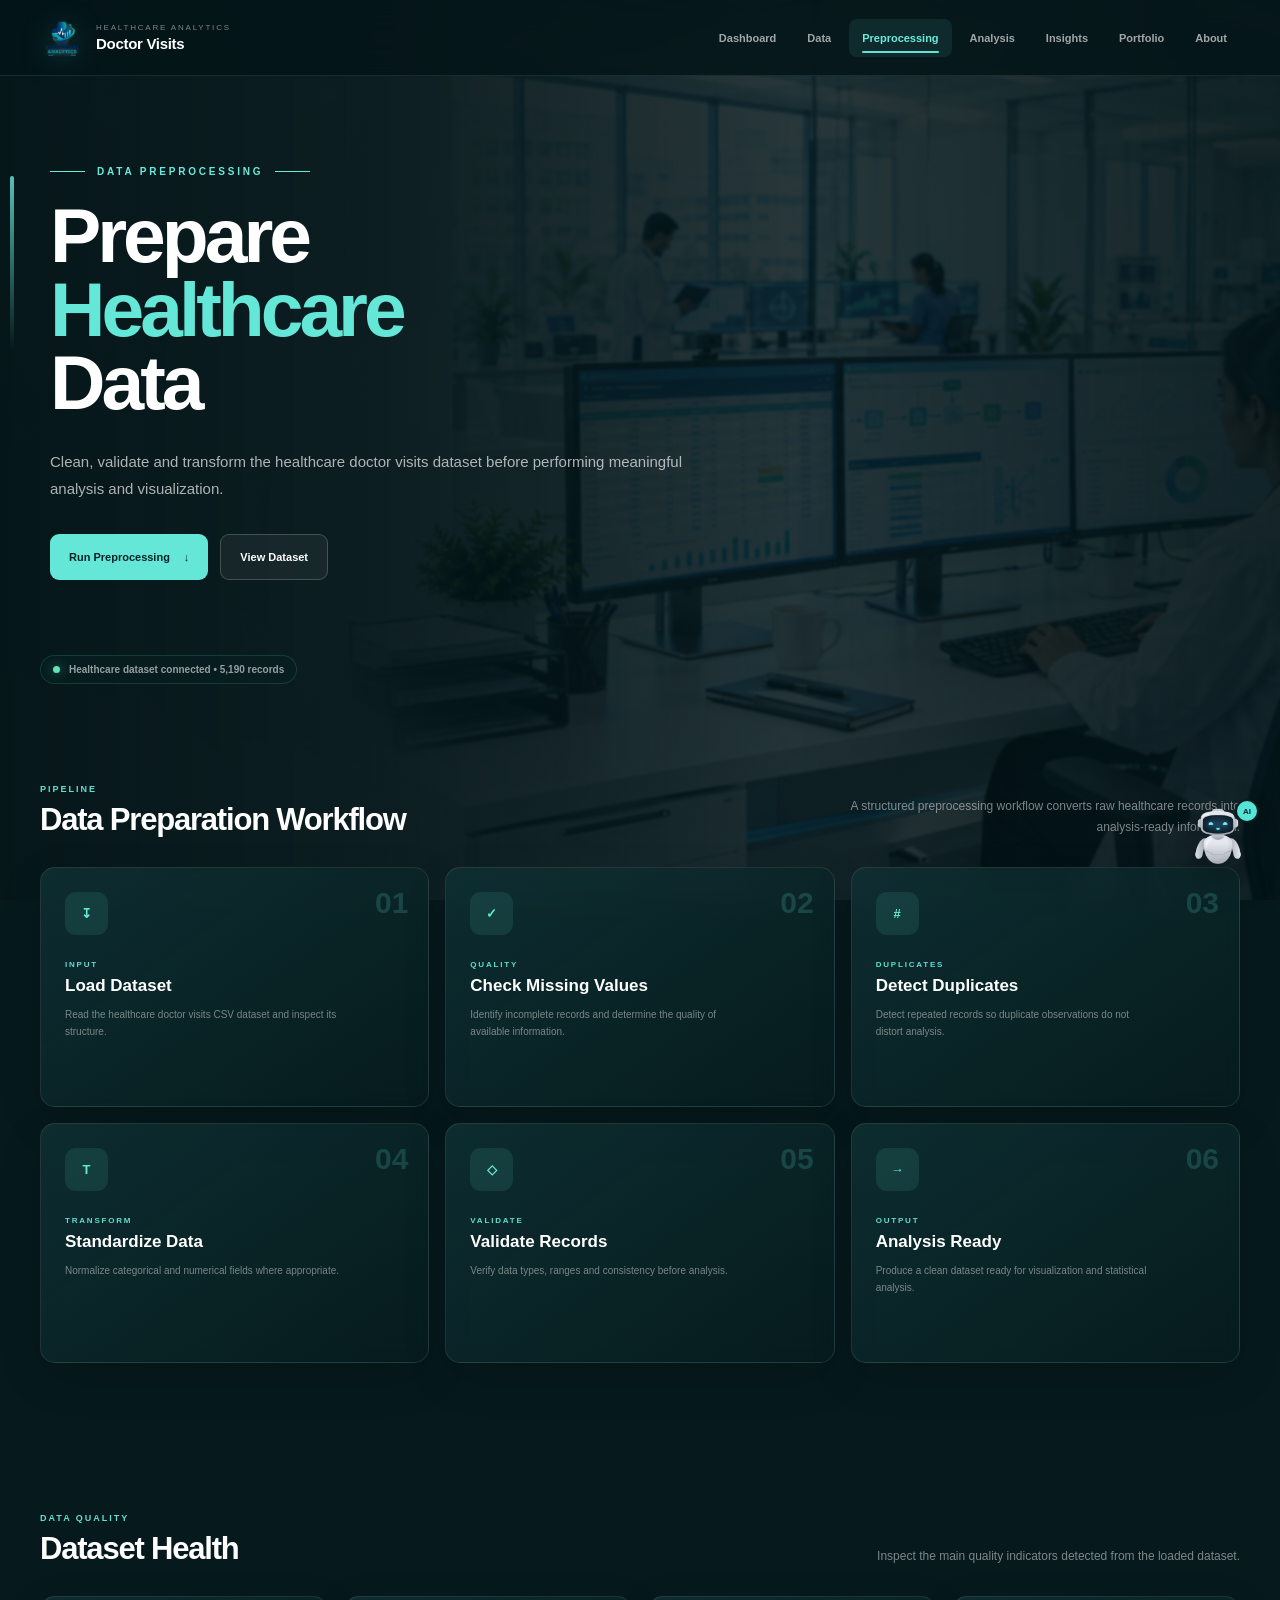
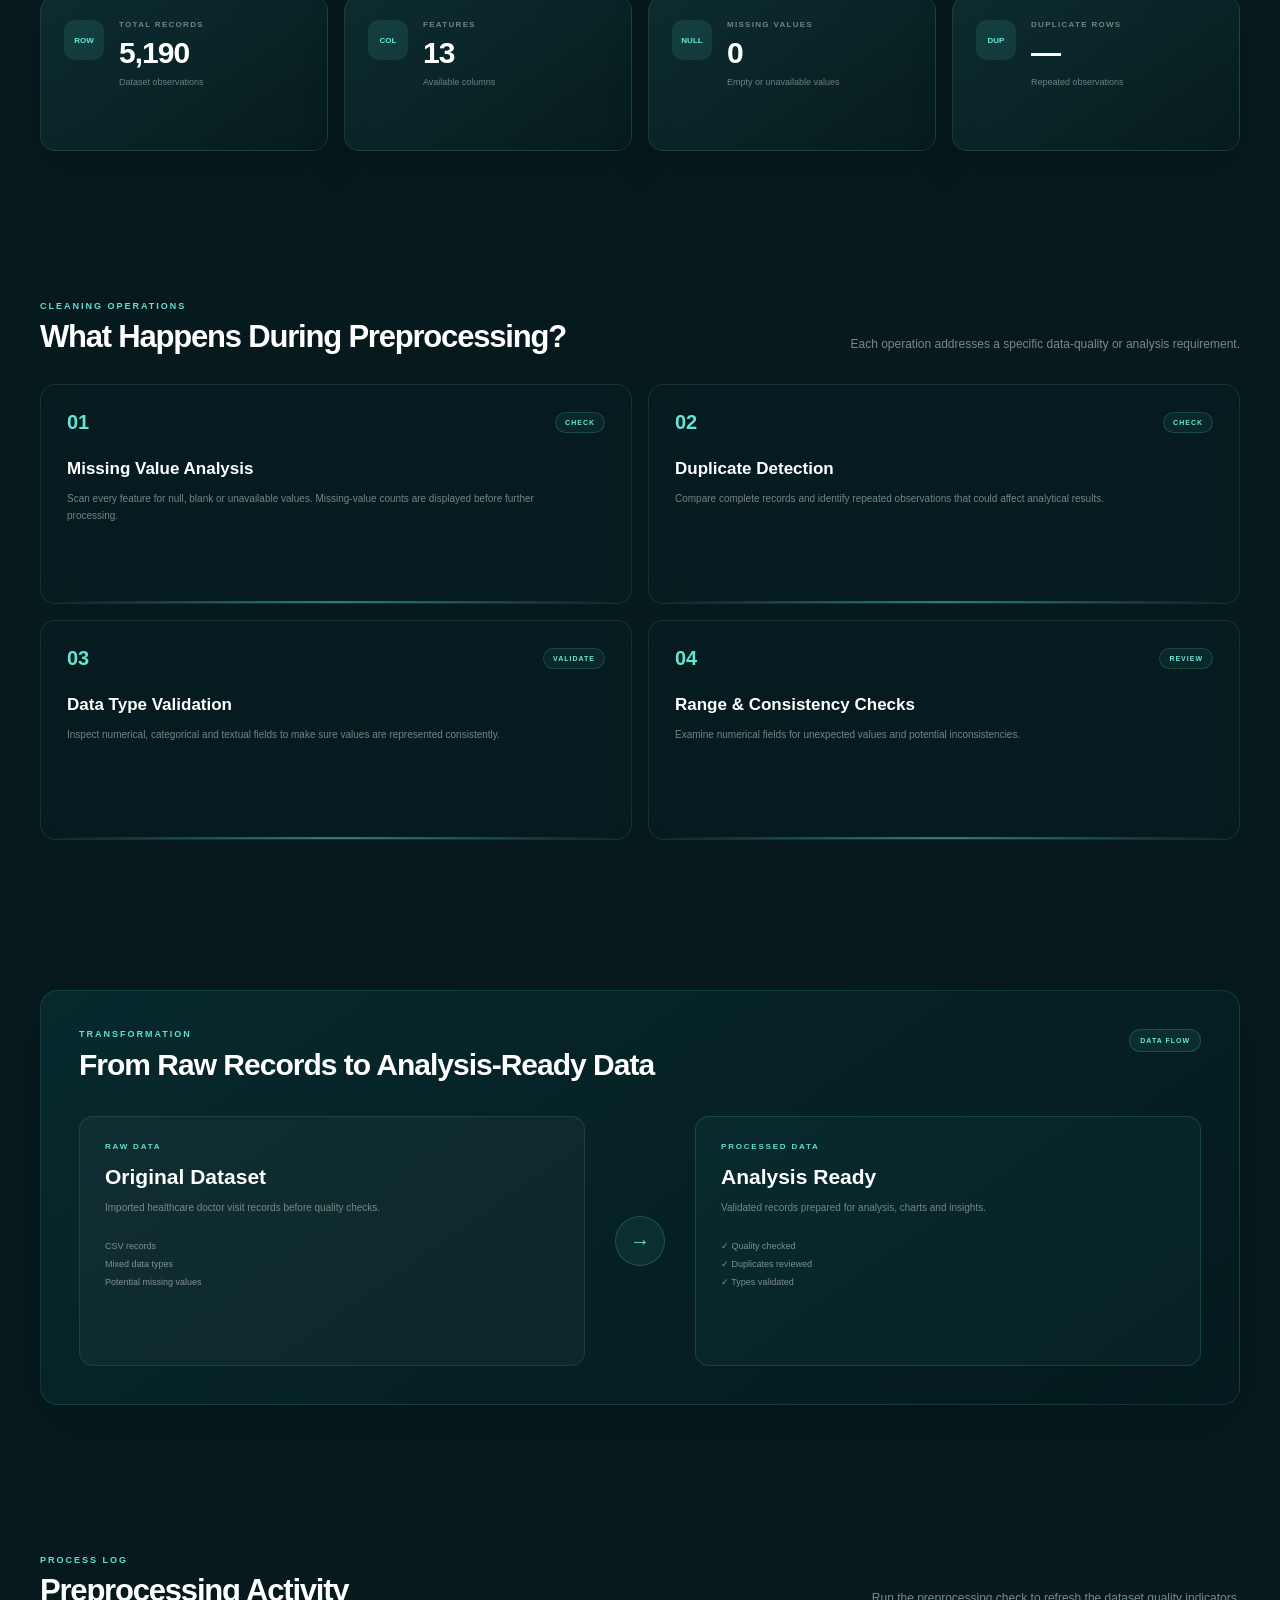
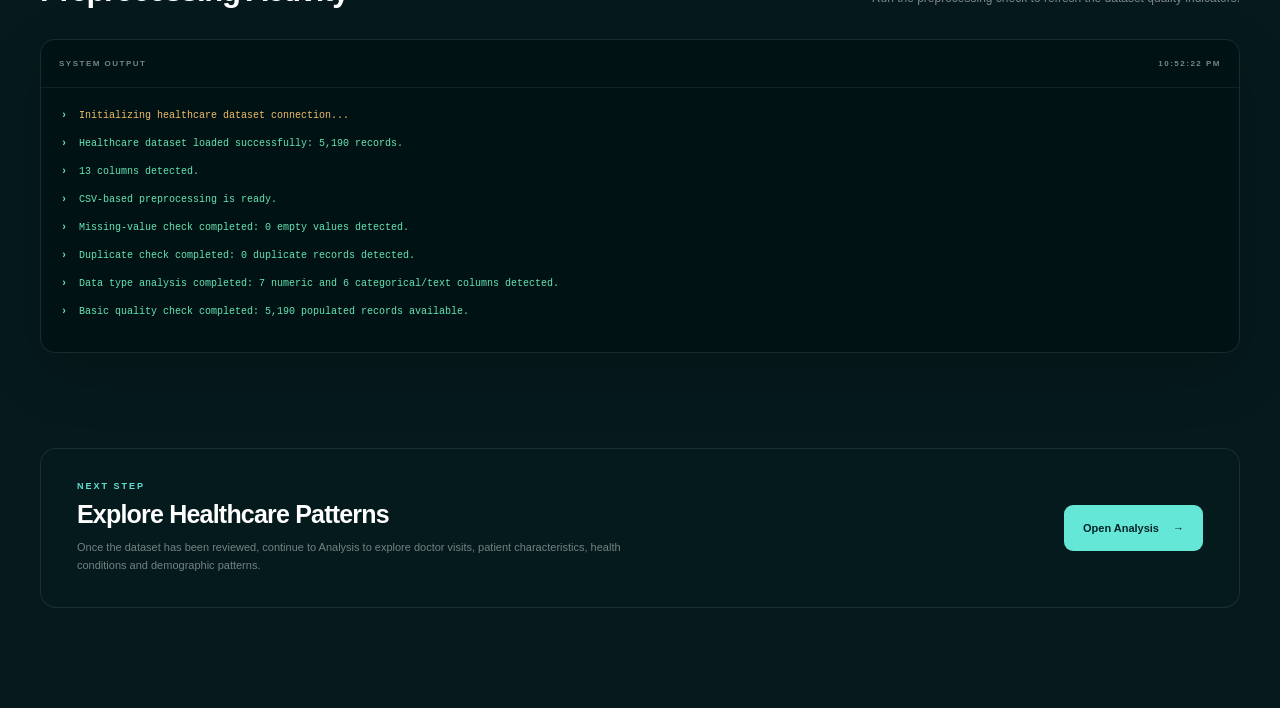
<file: frontend/pages/preprocessing.html>
<!DOCTYPE html>
<html lang="en">
<head>
    <meta charset="UTF-8">

    <meta
        name="viewport"
        content="width=device-width, initial-scale=1.0"
    >

    <title>Preprocessing | Healthcare Analytics</title>

    <link
        rel="stylesheet"
        href="../css/preprocessing.css"
    >
</head>

<body>

<div class="preprocessing-page">

    <!-- =====================================================
         BACKGROUND
         ===================================================== -->

    <div class="page-background">
        <img
            src="../assets/images/preprocessing-bg.png"
            alt=""
            class="page-background-image"
        >

        <div class="page-background-overlay"></div>
    </div>


    <!-- =====================================================
         HEADER / NAVBAR
         ===================================================== -->

    <header class="site-header">

        <div class="header-inner">

            <!-- BRAND -->

            <a
                href="../index.html"
                class="brand"
            >

                <img
                    src="../assets/images/logo.png"
                    alt="Healthcare Analytics Logo"
                    class="brand-logo"
                >

                <div class="brand-copy">

                    <span class="brand-small">
                        HEALTHCARE ANALYTICS
                    </span>

                    <strong>
                        Doctor Visits
                    </strong>

                </div>

            </a>


            <!-- DESKTOP NAVIGATION -->

            <nav class="main-navigation">

                <a href="dashboard.html">
                    Dashboard
                </a>

                <a href="data-understanding.html">
                    Data
                </a>

                <a
                    href="preprocessing.html"
                    class="active"
                >
                    Preprocessing
                </a>

                <a href="analysis.html">
                    Analysis
                </a>

                <a href="insights.html">
                    Insights
                </a>

                <a href="portfolio.html">
                    Portfolio
                </a>

                <a href="about.html">
                    About
                </a>

            </nav>


            <!-- MOBILE BUTTON -->

            <button
                class="menu-toggle"
                id="menuToggle"
                aria-label="Open navigation"
                type="button"
            >
                <span></span>
                <span></span>
                <span></span>
            </button>

        </div>


        <!-- MOBILE NAVIGATION -->

        <nav
            class="mobile-navigation"
            id="mobileNavigation"
        >

            <a href="dashboard.html">
                Dashboard
            </a>

            <a href="data-understanding.html">
                Data
            </a>

            <a
                href="preprocessing.html"
                class="active"
            >
                Preprocessing
            </a>

            <a href="analysis.html">
                Analysis
            </a>

            <a href="insights.html">
                Insights
            </a>

            <a href="portfolio.html">
                Portfolio
            </a>

            <a href="about.html">
                About
            </a>

        </nav>

    </header>



    <!-- =====================================================
         HERO
         ===================================================== -->

    <main>

        <section class="preprocessing-hero">

            <div class="hero-container">

                <div class="hero-content">

                    <div class="hero-label">

                        <span class="label-line"></span>

                        <span>
                            DATA PREPROCESSING
                        </span>

                        <span class="label-line"></span>

                    </div>


                    <h1>
                        Prepare
                        <span>Healthcare</span>
                        Data
                    </h1>


                    <p class="hero-description">

                        Clean, validate and transform the
                        healthcare doctor visits dataset before
                        performing meaningful analysis and
                        visualization.

                    </p>


                    <div class="hero-actions">

                        <button
                            class="primary-button"
                            id="runPreprocessing"
                            type="button"
                        >

                            Run Preprocessing

                            <span>
                                ↓
                            </span>

                        </button>


                        <a
                            href="data-understanding.html"
                            class="secondary-button"
                        >

                            View Dataset

                        </a>

                    </div>

                </div>

            </div>

        </section>



        <!-- =================================================
             DATA STATUS
             ================================================= -->

        <section class="status-section">

            <div class="content-container">

                <div
                    class="data-status"
                    id="dataStatus"
                >

                    <span
                        class="status-dot"
                        id="statusDot"
                    ></span>

                    <span id="statusText">
                        Checking dataset...
                    </span>

                </div>

            </div>

        </section>



        <!-- =================================================
             PREPROCESSING OVERVIEW
             ================================================= -->

        <section class="preprocessing-overview">

            <div class="content-container">

                <div class="section-heading">

                    <div>

                        <span class="section-kicker">
                            PIPELINE
                        </span>

                        <h2>
                            Data Preparation Workflow
                        </h2>

                    </div>

                    <p>
                        A structured preprocessing workflow
                        converts raw healthcare records into
                        analysis-ready information.
                    </p>

                </div>


                <div class="pipeline-grid">

                    <!-- STEP 01 -->

                    <article class="pipeline-card">

                        <div class="pipeline-number">
                            01
                        </div>

                        <div class="pipeline-icon">
                            ↧
                        </div>

                        <div>

                            <span class="pipeline-label">
                                INPUT
                            </span>

                            <h3>
                                Load Dataset
                            </h3>

                            <p>
                                Read the healthcare doctor
                                visits CSV dataset and inspect
                                its structure.
                            </p>

                        </div>

                    </article>


                    <!-- STEP 02 -->

                    <article class="pipeline-card">

                        <div class="pipeline-number">
                            02
                        </div>

                        <div class="pipeline-icon">
                            ✓
                        </div>

                        <div>

                            <span class="pipeline-label">
                                QUALITY
                            </span>

                            <h3>
                                Check Missing Values
                            </h3>

                            <p>
                                Identify incomplete records
                                and determine the quality of
                                available information.
                            </p>

                        </div>

                    </article>


                    <!-- STEP 03 -->

                    <article class="pipeline-card">

                        <div class="pipeline-number">
                            03
                        </div>

                        <div class="pipeline-icon">
                            #
                        </div>

                        <div>

                            <span class="pipeline-label">
                                DUPLICATES
                            </span>

                            <h3>
                                Detect Duplicates
                            </h3>

                            <p>
                                Detect repeated records so
                                duplicate observations do not
                                distort analysis.
                            </p>

                        </div>

                    </article>


                    <!-- STEP 04 -->

                    <article class="pipeline-card">

                        <div class="pipeline-number">
                            04
                        </div>

                        <div class="pipeline-icon">
                            T
                        </div>

                        <div>

                            <span class="pipeline-label">
                                TRANSFORM
                            </span>

                            <h3>
                                Standardize Data
                            </h3>

                            <p>
                                Normalize categorical and
                                numerical fields where
                                appropriate.
                            </p>

                        </div>

                    </article>


                    <!-- STEP 05 -->

                    <article class="pipeline-card">

                        <div class="pipeline-number">
                            05
                        </div>

                        <div class="pipeline-icon">
                            ◇
                        </div>

                        <div>

                            <span class="pipeline-label">
                                VALIDATE
                            </span>

                            <h3>
                                Validate Records
                            </h3>

                            <p>
                                Verify data types, ranges and
                                consistency before analysis.
                            </p>

                        </div>

                    </article>


                    <!-- STEP 06 -->

                    <article class="pipeline-card">

                        <div class="pipeline-number">
                            06
                        </div>

                        <div class="pipeline-icon">
                            →
                        </div>

                        <div>

                            <span class="pipeline-label">
                                OUTPUT
                            </span>

                            <h3>
                                Analysis Ready
                            </h3>

                            <p>
                                Produce a clean dataset ready
                                for visualization and statistical
                                analysis.
                            </p>

                        </div>

                    </article>

                </div>

            </div>

        </section>



        <!-- =================================================
             DATA QUALITY METRICS
             ================================================= -->

        <section class="quality-section">

            <div class="content-container">

                <div class="section-heading">

                    <div>

                        <span class="section-kicker">
                            DATA QUALITY
                        </span>

                        <h2>
                            Dataset Health
                        </h2>

                    </div>

                    <p>
                        Inspect the main quality indicators
                        detected from the loaded dataset.
                    </p>

                </div>


                <div class="metric-grid">

                    <article class="metric-card">

                        <div class="metric-icon">
                            ROW
                        </div>

                        <div class="metric-content">

                            <span>
                                TOTAL RECORDS
                            </span>

                            <strong id="totalRows">
                                —
                            </strong>

                            <small>
                                Dataset observations
                            </small>

                        </div>

                    </article>


                    <article class="metric-card">

                        <div class="metric-icon">
                            COL
                        </div>

                        <div class="metric-content">

                            <span>
                                FEATURES
                            </span>

                            <strong id="totalColumns">
                                —
                            </strong>

                            <small>
                                Available columns
                            </small>

                        </div>

                    </article>


                    <article class="metric-card">

                        <div class="metric-icon">
                            NULL
                        </div>

                        <div class="metric-content">

                            <span>
                                MISSING VALUES
                            </span>

                            <strong id="missingValues">
                                —
                            </strong>

                            <small>
                                Empty or unavailable values
                            </small>

                        </div>

                    </article>


                    <article class="metric-card">

                        <div class="metric-icon">
                            DUP
                        </div>

                        <div class="metric-content">

                            <span>
                                DUPLICATE ROWS
                            </span>

                            <strong id="duplicateRows">
                                —
                            </strong>

                            <small>
                                Repeated observations
                            </small>

                        </div>

                    </article>

                </div>

            </div>

        </section>



        <!-- =================================================
             CLEANING OPERATIONS
             ================================================= -->

        <section class="operations-section">

            <div class="content-container">

                <div class="section-heading">

                    <div>

                        <span class="section-kicker">
                            CLEANING OPERATIONS
                        </span>

                        <h2>
                            What Happens During Preprocessing?
                        </h2>

                    </div>

                    <p>
                        Each operation addresses a specific
                        data-quality or analysis requirement.
                    </p>

                </div>


                <div class="operations-grid">

                    <article class="operation-card">

                        <div class="operation-top">

                            <span class="operation-index">
                                01
                            </span>

                            <span class="operation-state">
                                CHECK
                            </span>

                        </div>

                        <h3>
                            Missing Value Analysis
                        </h3>

                        <p>
                            Scan every feature for null,
                            blank or unavailable values.
                            Missing-value counts are displayed
                            before further processing.
                        </p>

                        <div class="operation-line"></div>

                    </article>


                    <article class="operation-card">

                        <div class="operation-top">

                            <span class="operation-index">
                                02
                            </span>

                            <span class="operation-state">
                                CHECK
                            </span>

                        </div>

                        <h3>
                            Duplicate Detection
                        </h3>

                        <p>
                            Compare complete records and
                            identify repeated observations
                            that could affect analytical results.
                        </p>

                        <div class="operation-line"></div>

                    </article>


                    <article class="operation-card">

                        <div class="operation-top">

                            <span class="operation-index">
                                03
                            </span>

                            <span class="operation-state">
                                VALIDATE
                            </span>

                        </div>

                        <h3>
                            Data Type Validation
                        </h3>

                        <p>
                            Inspect numerical, categorical and
                            textual fields to make sure values
                            are represented consistently.
                        </p>

                        <div class="operation-line"></div>

                    </article>


                    <article class="operation-card">

                        <div class="operation-top">

                            <span class="operation-index">
                                04
                            </span>

                            <span class="operation-state">
                                REVIEW
                            </span>

                        </div>

                        <h3>
                            Range & Consistency Checks
                        </h3>

                        <p>
                            Examine numerical fields for
                            unexpected values and potential
                            inconsistencies.
                        </p>

                        <div class="operation-line"></div>

                    </article>

                </div>

            </div>

        </section>



        <!-- =================================================
             BEFORE / AFTER
             ================================================= -->

        <section class="comparison-section">

            <div class="content-container">

                <div class="comparison-panel">

                    <div class="comparison-header">

                        <div>

                            <span class="section-kicker">
                                TRANSFORMATION
                            </span>

                            <h2>
                                From Raw Records to
                                Analysis-Ready Data
                            </h2>

                        </div>

                        <span class="comparison-status">
                            DATA FLOW
                        </span>

                    </div>


                    <div class="comparison-flow">

                        <div class="comparison-box raw-box">

                            <span class="comparison-label">
                                RAW DATA
                            </span>

                            <strong>
                                Original Dataset
                            </strong>

                            <p>
                                Imported healthcare doctor
                                visit records before quality
                                checks.
                            </p>

                            <div class="mini-list">

                                <span>
                                    CSV records
                                </span>

                                <span>
                                    Mixed data types
                                </span>

                                <span>
                                    Potential missing values
                                </span>

                            </div>

                        </div>


                        <div class="flow-arrow">
                            →
                        </div>


                        <div class="comparison-box clean-box">

                            <span class="comparison-label">
                                PROCESSED DATA
                            </span>

                            <strong>
                                Analysis Ready
                            </strong>

                            <p>
                                Validated records prepared
                                for analysis, charts and
                                insights.
                            </p>

                            <div class="mini-list">

                                <span>
                                    ✓ Quality checked
                                </span>

                                <span>
                                    ✓ Duplicates reviewed
                                </span>

                                <span>
                                    ✓ Types validated
                                </span>

                            </div>

                        </div>

                    </div>

                </div>

            </div>

        </section>



        <!-- =================================================
             PREPROCESSING LOG
             ================================================= -->

        <section class="log-section">

            <div class="content-container">

                <div class="section-heading">

                    <div>

                        <span class="section-kicker">
                            PROCESS LOG
                        </span>

                        <h2>
                            Preprocessing Activity
                        </h2>

                    </div>

                    <p>
                        Run the preprocessing check to refresh
                        the dataset quality indicators.
                    </p>

                </div>


                <div class="log-panel">

                    <div class="log-header">

                        <span>
                            SYSTEM OUTPUT
                        </span>

                        <span id="logTime">
                            READY
                        </span>

                    </div>


                    <div
                        class="log-body"
                        id="preprocessingLog"
                    >

                        <div class="log-line">
                            <span class="log-symbol">
                                ›
                            </span>

                            <span>
                                Healthcare preprocessing
                                module initialized.
                            </span>
                        </div>

                        <div class="log-line">
                            <span class="log-symbol">
                                ›
                            </span>

                            <span>
                                Waiting for dataset inspection.
                            </span>
                        </div>

                    </div>

                </div>

            </div>

        </section>



        <!-- =================================================
             NEXT SECTION
             ================================================= -->

        <section class="next-section">

            <div class="content-container">

                <div class="next-card">

                    <div>

                        <span class="section-kicker">
                            NEXT STEP
                        </span>

                        <h2>
                            Explore Healthcare Patterns
                        </h2>

                        <p>
                            Once the dataset has been reviewed,
                            continue to Analysis to explore
                            doctor visits, patient characteristics,
                            health conditions and demographic
                            patterns.
                        </p>

                    </div>


                    <a
                        href="analysis.html"
                        class="primary-button"
                    >

                        Open Analysis

                        <span>
                            →
                        </span>

                    </a>

                </div>

            </div>

        </section>

    </main>



    <!-- =====================================================
         AI HEALTHCARE ASSISTANT
         ===================================================== -->

    <div id="healthcare-ai-widget">

        <!-- ROBOT BUTTON -->

        <button
            class="ai-robot-button"
            id="aiRobotButton"
            type="button"
            aria-label="Open healthcare AI assistant"
        >

            <img
                src="../assets/images/ai-robot.png"
                alt="AI Assistant"
            >

            <span class="ai-robot-badge">
                AI
            </span>

        </button>


        <!-- CHAT WINDOW -->

        <div
            class="ai-chat-window"
            id="aiChatWindow"
        >

            <!-- CHAT HEADER -->

            <div class="ai-chat-header">

                <div class="ai-header-left">

                    <div class="ai-header-icon">
                        AI
                    </div>

                    <div class="ai-header-info">

                        <h3>
                            Healthcare AI
                        </h3>

                        <span>

                            <i class="ai-online-dot"></i>

                            Online Assistant

                        </span>

                    </div>

                </div>


                <button
                    class="ai-close-button"
                    id="aiCloseButton"
                    type="button"
                    aria-label="Close assistant"
                >
                    ×
                </button>

            </div>


            <!-- CHAT BODY -->

            <div
                class="ai-chat-body"
                id="aiChatBody"
            >

                <div class="ai-message">

                    <div class="ai-avatar-small">
                        AI
                    </div>

                    <div class="ai-message-content">

                        <p>
                            Hello! I'm your Healthcare
                            Analytics assistant.
                        </p>

                        <p>
                            I can explain preprocessing,
                            missing values, duplicates and
                            data-quality concepts.
                        </p>

                    </div>

                </div>


                <div class="ai-quick-section">

                    <h4>
                        QUICK QUESTIONS
                    </h4>


                    <button
                        class="ai-question"
                        type="button"
                        data-question="What is data preprocessing?"
                    >
                        What is data preprocessing?
                    </button>


                    <button
                        class="ai-question"
                        type="button"
                        data-question="Why do we check missing values?"
                    >
                        Why check missing values?
                    </button>


                    <button
                        class="ai-question"
                        type="button"
                        data-question="What are duplicate records?"
                    >
                        What are duplicate records?
                    </button>


                    <button
                        class="ai-question"
                        type="button"
                        data-question="Why validate data types?"
                    >
                        Why validate data types?
                    </button>

                </div>

            </div>


            <!-- CHAT INPUT -->

            <form
                class="ai-chat-input-area"
                id="aiChatForm"
            >

                <input
                    type="text"
                    id="aiChatInput"
                    placeholder="Ask about preprocessing..."
                    autocomplete="off"
                >

                <button
                    class="ai-send-button"
                    type="submit"
                    aria-label="Send message"
                >
                    ↑
                </button>

            </form>

        </div>

    </div>


    <script src="../js/api.js"></script>
<script src="../js/preprocessing.js"></script>
<script src="../js/robot.js"></script>

</div>

</body>
</html>
</file>
<file: frontend/css/style.css>
/* =========================================================
   HEALTHCARE ANALYTICS
   MAIN WEBSITE + AI CHATBOT
   File: frontend/css/style.css
   ========================================================= */


/* =========================================================
   RESET
   ========================================================= */

* {
    margin: 0;
    padding: 0;
    box-sizing: border-box;
}

html {
    scroll-behavior: smooth;
}

body {
    min-height: 100vh;
    font-family: Inter, Arial, Helvetica, sans-serif;
    background: #061719;
    color: #ffffff;
    overflow-x: hidden;
}


/* =========================================================
   VIDEO BACKGROUND
   ========================================================= */

.video-background {
    position: fixed;
    inset: 0;
    width: 100%;
    height: 100%;
    z-index: -3;
    overflow: hidden;
}

.video-background video {
    width: 100%;
    height: 100%;
    object-fit: cover;
    object-position: center;
}


/* =========================================================
   VIDEO OVERLAY
   ========================================================= */

.video-overlay {
    position: fixed;
    inset: 0;
    z-index: -2;

    background:
        linear-gradient(
            90deg,
            rgba(3, 19, 21, 0.86) 0%,
            rgba(3, 19, 21, 0.62) 40%,
            rgba(3, 19, 21, 0.34) 75%,
            rgba(3, 19, 21, 0.48) 100%
        );
}


/* =========================================================
   NAVBAR
   ========================================================= */

.navbar {
    position: relative;
    z-index: 20;

    height: 88px;
    width: 100%;

    padding: 0 5vw;

    display: flex;
    align-items: center;
    justify-content: space-between;

    border-bottom: 1px solid rgba(255, 255, 255, 0.10);

    background: rgba(3, 19, 21, 0.25);

    backdrop-filter: blur(8px);
    -webkit-backdrop-filter: blur(8px);
}


/* =========================================================
   BRAND
   ========================================================= */

.brand {
    display: flex;
    align-items: center;
    gap: 12px;

    color: #ffffff;
    text-decoration: none;
}

.brand-logo {
    width: 50px;
    height: 50px;

    object-fit: contain;
    flex-shrink: 0;

    filter:
        drop-shadow(
            0 8px 18px
            rgba(94, 234, 212, 0.25)
        );

    transition: transform 0.25s ease;
}

.brand:hover .brand-logo {
    transform: scale(1.06);
}

.brand-text {
    display: flex;
    flex-direction: column;
    line-height: 1;
}

.brand-text span {
    font-size: 11px;
    letter-spacing: 2px;
    text-transform: uppercase;

    color: rgba(255, 255, 255, 0.70);
}

.brand-text strong {
    margin-top: 5px;

    font-size: 17px;
    letter-spacing: -0.3px;

    color: #ffffff;
}


/* =========================================================
   NAVIGATION
   ========================================================= */

.navigation {
    display: flex;
    align-items: center;
    gap: 28px;
}

.navigation a,
.about-link {
    color: rgba(255, 255, 255, 0.68);

    text-decoration: none;

    font-size: 11px;
    font-weight: 700;

    transition: color 0.2s ease;
}

.navigation a:hover,
.navigation a.active,
.about-link:hover {
    color: #72f1df;
}

.about-link {
    border: 1px solid rgba(255, 255, 255, 0.20);

    padding: 10px 16px;

    border-radius: 8px;
}


/* =========================================================
   HERO
   ========================================================= */

.hero {
    min-height: calc(100vh - 88px);

    position: relative;

    display: flex;
    align-items: center;

    padding: 80px 8vw;
}

.hero-content {
    width: min(720px, 100%);
}

.eyebrow {
    display: flex;
    align-items: center;
    gap: 12px;

    margin-bottom: 22px;

    font-size: 10px;
    font-weight: 800;

    letter-spacing: 2.5px;
    text-transform: uppercase;

    color: #71ebdb;
}

.eyebrow-line {
    width: 36px;
    height: 1px;

    background: #71ebdb;
}

.hero h1 {
    font-size: clamp(45px, 6vw, 86px);

    line-height: 0.95;

    letter-spacing: -4px;

    font-weight: 800;

    max-width: 760px;

    color: #ffffff;
}

.hero h1 span {
    display: block;
    color: #70eadb;
}

.hero-description {
    max-width: 620px;

    margin-top: 30px;

    font-size: 15px;
    line-height: 1.8;

    color: rgba(255, 255, 255, 0.72);
}


/* =========================================================
   HERO BUTTONS
   ========================================================= */

.hero-buttons {
    display: flex;
    gap: 12px;

    margin-top: 34px;
}

.primary-button,
.secondary-button {
    display: inline-flex;

    align-items: center;
    justify-content: center;

    gap: 15px;

    min-height: 48px;

    padding: 0 20px;

    border-radius: 9px;

    text-decoration: none;

    font-size: 11px;
    font-weight: 800;

    transition:
        transform 0.2s ease,
        background 0.2s ease;
}

.primary-button {
    background: #70eadb;
    color: #062527;
}

.primary-button:hover {
    transform: translateY(-2px);
    background: #91f4e7;
}

.secondary-button {
    border: 1px solid rgba(255, 255, 255, 0.25);

    color: #ffffff;

    background: rgba(255, 255, 255, 0.05);
}

.secondary-button:hover {
    transform: translateY(-2px);

    background: rgba(255, 255, 255, 0.10);
}


/* =========================================================
   STATISTICS
   ========================================================= */

.hero-stats {
    display: flex;
    gap: 50px;

    margin-top: 65px;
}

.stat {
    display: flex;
    flex-direction: column;

    gap: 7px;
}

.stat strong {
    font-size: 26px;
    font-weight: 800;

    color: #ffffff;
}

.stat span {
    font-size: 9px;

    text-transform: uppercase;
    letter-spacing: 1.3px;

    color: rgba(255, 255, 255, 0.45);
}


/* =========================================================
   =========================================================
   HEALTHCARE AI CHATBOT
   =========================================================
   ========================================================= */


/* =========================================================
   AI ASSISTANT CONTAINER
   ========================================================= */

.ai-assistant {
    position: fixed;

    right: 24px;
    bottom: 18px;

    z-index: 999999;

    display: flex;

    flex-direction: column;

    align-items: flex-end;

    pointer-events: none;
}


/* =========================================================
   ROBOT BUTTON
   ========================================================= */

.ai-robot-button {
    position: relative;

    width: 88px;
    height: 88px;

    padding: 0;
    margin: 8px 0 0 0;

    border: none;
    outline: none;

    background: transparent;

    cursor: pointer;

    display: flex;
    align-items: center;
    justify-content: center;

    pointer-events: auto;

    z-index: 1000000;

    order: 2;
}

.ai-robot-button .ai-robot {
    width: 82px;
    height: 82px;

    object-fit: contain;

    display: block;

    user-select: none;
    -webkit-user-drag: none;

    filter:
        drop-shadow(
            0 15px 25px
            rgba(0, 0, 0, 0.60)
        );

    animation: robotFloat 3.5s ease-in-out infinite;

    transition: transform 0.25s ease;
}

.ai-robot-button:hover .ai-robot {
    transform: scale(1.08);
}

.ai-robot-button:active {
    transform: scale(0.96);
}


/* =========================================================
   ROBOT FLOAT
   ========================================================= */

@keyframes robotFloat {

    0%,
    100% {
        transform: translateY(0);
    }

    50% {
        transform: translateY(-8px);
    }
}


/* =========================================================
   ROBOT AI BADGE
   ========================================================= */

.robot-notification {
    position: absolute;

    top: 2px;
    right: 0;

    width: 27px;
    height: 27px;

    border-radius: 50%;

    display: flex;

    align-items: center;
    justify-content: center;

    background: #5eead4;

    color: #04272a;

    font-size: 9px;
    font-weight: 900;

    border: 3px solid rgba(4, 25, 28, 0.9);

    box-shadow:
        0 0 18px
        rgba(94, 234, 212, 0.65);

    z-index: 2;
}


/* =========================================================
   CHAT WINDOW
   ========================================================= */

.ai-chat {
    position: relative;

    width: 390px;
    height: 535px;

    margin-bottom: 0;

    display: flex;

    flex-direction: column;

    overflow: hidden;

    border: 1px solid rgba(94, 234, 212, 0.45);

    border-radius: 20px;

    /*
       LIGHT CHAT BODY
       LIKE YOUR SECOND REFERENCE IMAGE
    */

    background: #ffffff;

    box-shadow:
        0 30px 80px
        rgba(0, 0, 0, 0.55);

    opacity: 0;

    visibility: hidden;

    transform:
        translateY(20px)
        scale(0.96);

    transform-origin: bottom right;

    pointer-events: none;

    transition:
        opacity 0.25s ease,
        transform 0.25s ease,
        visibility 0.25s ease;

    z-index: 1000001;

    order: 1;
}


/* =========================================================
   CHAT OPEN
   ========================================================= */

.ai-chat.open {
    opacity: 1;

    visibility: visible;

    transform:
        translateY(0)
        scale(1);

    pointer-events: auto;
}


/* =========================================================
   IMPORTANT:
   HIDE ROBOT WHILE CHAT IS OPEN
   Prevents robot from covering SEND button
   ========================================================= */

.ai-assistant:has(.ai-chat.open) .ai-robot-button {
    opacity: 0;

    visibility: hidden;

    pointer-events: none;

    transform: scale(0.85);
}


/* =========================================================
   CHAT HEADER
   ========================================================= */

.ai-chat .ai-chat-header {
    min-height: 72px;

    padding: 15px 17px;

    display: flex;

    align-items: center;

    justify-content: space-between;

    background:
        linear-gradient(
            135deg,
            #0b8fce,
            #05b8d4
        );

    border-bottom:
        1px solid
        rgba(0, 0, 0, 0.08);

    flex-shrink: 0;
}


/* =========================================================
   CHAT TITLE
   ========================================================= */

.ai-chat .ai-chat-title {
    display: flex;

    align-items: center;

    gap: 10px;
}

.ai-chat .ai-chat-status {
    width: 10px;
    height: 10px;

    flex-shrink: 0;

    border-radius: 50%;

    background: #67ffb4;

    box-shadow:
        0 0 12px
        rgba(103, 255, 180, 0.9);
}

.ai-chat .ai-chat-title strong {
    display: block;

    font-size: 14px;

    color: #ffffff !important;
}

.ai-chat .ai-chat-title span {
    display: block;

    margin-top: 3px;

    font-size: 9px;

    color: rgba(255, 255, 255, 0.78) !important;
}


/* =========================================================
   CLOSE BUTTON
   ========================================================= */

.ai-chat .ai-close {
    width: 34px;
    height: 34px;

    padding: 0;

    border: none;

    border-radius: 50%;

    background:
        rgba(255, 255, 255, 0.16);

    color: #ffffff !important;

    font-size: 20px;
    line-height: 1;

    cursor: pointer;

    display: flex;

    align-items: center;
    justify-content: center;

    transition:
        background 0.2s ease,
        transform 0.2s ease;
}

.ai-chat .ai-close:hover {
    background:
        rgba(255, 255, 255, 0.30);

    transform: rotate(90deg);
}


/* =========================================================
   CHAT BODY
   ========================================================= */

.ai-chat .ai-chat-body {
    flex: 1;

    min-height: 0;

    overflow-y: auto;

    padding: 20px;

    /*
       WHITE BODY
    */

    background:
        linear-gradient(
            180deg,
            #ffffff 0%,
            #f4faff 100%
        ) !important;

    color: #18313a !important;

    scroll-behavior: smooth;

    scrollbar-width: thin;

    scrollbar-color:
        rgba(11, 143, 206, 0.35)
        transparent;
}


/* =========================================================
   CHAT SCROLLBAR
   ========================================================= */

.ai-chat .ai-chat-body::-webkit-scrollbar {
    width: 6px;
}

.ai-chat .ai-chat-body::-webkit-scrollbar-track {
    background: transparent;
}

.ai-chat .ai-chat-body::-webkit-scrollbar-thumb {
    background:
        rgba(11, 143, 206, 0.35);

    border-radius: 10px;
}


/* =========================================================
   MESSAGE
   ========================================================= */

.ai-chat .ai-message {
    display: flex;

    gap: 10px;

    margin-bottom: 16px;

    width: 100%;
}


/* =========================================================
   BOT MESSAGE
   ========================================================= */

.ai-chat .ai-message.bot {
    justify-content: flex-start;
}


/* =========================================================
   USER MESSAGE
   ========================================================= */

.ai-chat .ai-message.user-message {
    justify-content: flex-end;
}


/* =========================================================
   AI ICON
   ========================================================= */

.ai-chat .message-icon {
    width: 34px;
    height: 34px;

    flex-shrink: 0;

    display: flex;

    align-items: center;
    justify-content: center;

    border-radius: 10px;

    background:
        linear-gradient(
            135deg,
            #5eead4,
            #22d3ee
        );

    color: #05272a !important;

    font-size: 8px;

    font-weight: 900;
}


/* =========================================================
   BOT MESSAGE CONTENT
   ========================================================= */

.ai-chat .message-content {
    max-width: 285px;

    padding: 12px 14px;

    border-radius:
        4px 14px 14px 14px;

    /*
       WHITE BOT BUBBLE
    */

    background: #ffffff !important;

    color: #243842 !important;

    font-size: 12px;

    line-height: 1.65;

    word-wrap: break-word;

    overflow-wrap: break-word;

    border:
        1px solid
        #dce8ee !important;

    box-shadow:
        0 6px 18px
        rgba(27, 80, 100, 0.08);
}


/* =========================================================
   BOT TEXT
   ========================================================= */

.ai-chat .message-content p {
    margin: 0;

    color: #243842 !important;

    font-size: 12px;

    line-height: 1.65;
}

.ai-chat .message-content p + p {
    margin-top: 7px;
}


/* =========================================================
   STRONG TEXT INSIDE BOT MESSAGE
   ========================================================= */

.ai-chat .message-content strong {
    color: #102b35 !important;
}


/* =========================================================
   USER MESSAGE
   ========================================================= */

.ai-chat .user-message .message-content {
    border-radius:
        14px 4px 14px 14px;

    background:
        linear-gradient(
            135deg,
            #5eead4,
            #22d3ee
        ) !important;

    border:
        1px solid
        rgba(8, 125, 145, 0.25) !important;

    color: #05272a !important;

    box-shadow:
        0 6px 18px
        rgba(0, 160, 180, 0.15);
}


/* =========================================================
   USER TEXT
   ========================================================= */

.ai-chat .user-message .message-content p {
    color: #05272a !important;
}


/* =========================================================
   TRY ASKING
   ========================================================= */

.ai-chat .suggested-title {
    margin: 16px 0 10px;

    color: #627983 !important;

    font-size: 9px;

    text-transform: uppercase;

    letter-spacing: 1px;

    font-weight: 800;
}


/* =========================================================
   QUESTIONS CONTAINER
   ========================================================= */

.ai-chat .suggested-questions {
    display: flex;

    flex-direction: column;

    gap: 8px;

    width: 100%;
}


/* =========================================================
   QUESTION BUTTON
   ========================================================= */

.ai-chat .question-btn {
    width: 100%;

    min-height: 40px;

    padding: 9px 12px;

    text-align: left;

    border:
        1px solid
        #cfe2eb !important;

    border-radius: 10px;

    background:
        #ffffff !important;

    color: #0876a4 !important;

    font-family: inherit;

    font-size: 11px;

    line-height: 1.4;

    cursor: pointer;

    pointer-events: auto;

    position: relative;

    z-index: 10;

    transition:
        background 0.2s ease,
        border-color 0.2s ease,
        color 0.2s ease,
        transform 0.2s ease;
}


/* =========================================================
   QUESTION HOVER
   ========================================================= */

.ai-chat .question-btn:hover {
    border-color:
        #22b9d4 !important;

    background:
        #effcff !important;

    color:
        #056b91 !important;

    transform:
        translateX(3px);
}


/* =========================================================
   QUESTION ACTIVE
   ========================================================= */

.ai-chat .question-btn:active {
    transform:
        translateX(3px)
        scale(0.98);
}


/* =========================================================
   INPUT AREA
   ========================================================= */

.ai-chat .ai-chat-input {
    display: flex;

    gap: 8px;

    padding: 12px;

    background:
        #ffffff !important;

    border-top:
        1px solid
        #d9e7ed !important;

    flex-shrink: 0;

    position: relative;

    z-index: 20;
}


/* =========================================================
   INPUT
   ========================================================= */

.ai-chat .ai-chat-input input {
    flex: 1;

    min-width: 0;

    height: 44px;

    padding: 0 14px;

    border:
        1px solid
        #b9d6e2 !important;

    border-radius: 11px;

    outline: none;

    background:
        #ffffff !important;

    color:
        #18313a !important;

    font-family: inherit;

    font-size: 12px;
}

.ai-chat .ai-chat-input input::placeholder {
    color:
        #78909a !important;
}

.ai-chat .ai-chat-input input:focus {
    border-color:
        #09a9d1 !important;

    background:
        #ffffff !important;

    color:
        #18313a !important;

    box-shadow:
        0 0 0 3px
        rgba(9, 169, 209, 0.10);
}


/* =========================================================
   SEND BUTTON
   ========================================================= */

.ai-chat .ai-chat-input button {
    width: 48px;
    height: 44px;

    flex-shrink: 0;

    border: none;

    border-radius: 11px;

    background:
        linear-gradient(
            135deg,
            #079bd0,
            #05b8d4
        ) !important;

    color:
        #ffffff !important;

    font-size: 20px;

    font-weight: 900;

    cursor: pointer;

    display: flex;

    align-items: center;
    justify-content: center;

    position: relative;

    z-index: 30;

    transition:
        transform 0.2s ease,
        box-shadow 0.2s ease;
}

.ai-chat .ai-chat-input button:hover {
    transform: scale(1.04);

    box-shadow:
        0 6px 18px
        rgba(9, 169, 209, 0.30);
}

.ai-chat .ai-chat-input button:active {
    transform: scale(0.96);
}


/* =========================================================
   TYPING INDICATOR
   ========================================================= */

.ai-typing {
    display: flex;

    align-items: center;

    gap: 5px;

    min-height: 20px;
}

.ai-typing span {
    width: 7px;
    height: 7px;

    border-radius: 50%;

    background: #0aa9c7;

    animation:
        aiTyping 1.2s infinite ease-in-out;
}

.ai-typing span:nth-child(2) {
    animation-delay: 0.15s;
}

.ai-typing span:nth-child(3) {
    animation-delay: 0.30s;
}

@keyframes aiTyping {

    0%,
    60%,
    100% {
        transform: translateY(0);
        opacity: 0.4;
    }

    30% {
        transform: translateY(-5px);
        opacity: 1;
    }
}


/* =========================================================
   MOBILE NAVIGATION
   ========================================================= */

@media (max-width: 900px) {

    .navigation {
        display: none;
    }

    .hero {
        padding: 70px 7vw;
    }
}


/* =========================================================
   MOBILE
   ========================================================= */

@media (max-width: 600px) {

    .navbar {
        height: 75px;
        padding: 0 20px;
    }

    .brand-logo {
        width: 42px;
        height: 42px;
    }

    .hero {
        min-height: calc(100vh - 75px);

        padding: 55px 25px;

        align-items: center;
    }

    .hero h1 {
        font-size: 44px;

        letter-spacing: -2px;
    }

    .hero-description {
        font-size: 13px;
    }

    .hero-buttons {
        flex-direction: column;

        align-items: flex-start;
    }

    .hero-stats {
        gap: 22px;

        flex-wrap: wrap;

        margin-top: 45px;
    }


    /* =====================================================
       MOBILE CHATBOT
       ===================================================== */

    .ai-assistant {
        right: 10px;
        bottom: 10px;
    }

    .ai-robot-button {
        width: 76px;
        height: 76px;
    }

    .ai-robot-button .ai-robot {
        width: 72px;
        height: 72px;
    }

    .ai-chat {
        width: calc(100vw - 20px);

        height: 520px;

        max-height:
            calc(100vh - 90px);

        border-radius: 18px;
    }

    .ai-chat .ai-chat-body {
        padding: 15px;
    }

    .ai-chat .message-content {
        max-width:
            calc(100vw - 105px);
    }

    .ai-chat .question-btn {
        min-height: 38px;
    }

    .ai-chat .ai-chat-input {
        padding: 10px;
    }
}


/* =========================================================
   VERY SMALL SCREENS
   ========================================================= */

@media (max-width: 380px) {

    .ai-assistant {
        right: 6px;
        bottom: 6px;
    }

    .ai-chat {
        width:
            calc(100vw - 12px);
    }

    .ai-chat .ai-chat-header {
        padding: 12px;
    }

    .ai-chat .ai-chat-body {
        padding: 12px;
    }

    .ai-chat .ai-chat-input input {
        font-size: 11px;
    }

    .ai-chat .ai-chat-input button {
        width: 44px;
    }
}
</file>
<file: frontend/css/responsive.css>
/* =========================================================
   GLOBAL RESPONSIVE DESIGN
   Healthcare Analytics
   ========================================================= */


/* =========================================================
   LARGE TABLETS / SMALL LAPTOPS
   ========================================================= */

@media (max-width: 1200px) {

    .dashboard-content {
        width: 94%;
    }


    .kpi-grid {
        grid-template-columns:
            repeat(2, minmax(0, 1fr));
    }


    .quick-navigation {
        grid-template-columns:
            repeat(2, minmax(0, 1fr));
    }


    .dashboard-panels {
        grid-template-columns:
            1fr;
    }
}


/* =========================================================
   TABLETS
   ========================================================= */

@media (max-width: 900px) {

    /* HEADER */

    .main-header {
        height: auto;

        min-height: 80px;

        padding:
            15px 25px;

        flex-direction: column;

        align-items: flex-start;

        gap: 15px;
    }


    .main-navigation {
        width: 100%;

        display: flex;

        flex-wrap: wrap;

        gap: 8px;
    }


    .main-navigation a {
        padding: 7px 9px;

        font-size: 10px;
    }


    /* DASHBOARD */

    .dashboard-main {
        min-height: calc(100vh - 130px);
    }


    .dashboard-content {
        padding:
            55px 0 70px;
    }


    .page-heading h1 {
        font-size:
            clamp(44px, 8vw, 68px);
    }


    .page-heading p {
        font-size: 14px;
    }


    .kpi-grid {
        grid-template-columns:
            repeat(2, minmax(0, 1fr));

        gap: 15px;
    }


    .dashboard-panel {
        padding: 25px;
    }


    .quick-navigation {
        grid-template-columns:
            repeat(2, minmax(0, 1fr));
    }


    /* AI */

    .chat-window {
        width: 380px;
        height: 540px;

        right: 18px;
        bottom: 115px;
    }


    .ai-assistant {
        right: 15px;
        bottom: 15px;
    }
}


/* =========================================================
   MOBILE
   ========================================================= */

@media (max-width: 600px) {

    /* HEADER */

    .main-header {
        padding:
            13px 18px;

        gap: 12px;
    }


    .logo-section {
        width: 100%;
    }


    .site-logo {
        width: 42px;
        height: 42px;
    }


    .brand-text h2 {
        font-size: 16px;
    }


    .brand-text span {
        font-size: 9px;
    }


    .main-navigation {
        width: 100%;

        overflow-x: auto;

        flex-wrap: nowrap;

        padding-bottom: 5px;

        scrollbar-width: none;
    }


    .main-navigation::-webkit-scrollbar {
        display: none;
    }


    .main-navigation a {
        flex-shrink: 0;

        white-space: nowrap;

        font-size: 9px;
    }


    /* MAIN */

    .dashboard-main {
        min-height: 100vh;

        background-position:
            center center;
    }


    .dashboard-content {
        width: calc(100% - 30px);

        padding:
            45px 0 90px;
    }


    /* HEADING */

    .page-heading {
        margin-bottom: 30px;
    }


    .section-label {
        font-size: 9px;

        letter-spacing: 2px;
    }


    .page-heading h1 {
        font-size: 45px;

        letter-spacing: -2px;
    }


    .page-heading p {
        margin-top: 20px;

        font-size: 13px;

        line-height: 1.7;
    }


    /* KPI */

    .kpi-grid {
        grid-template-columns: 1fr;

        gap: 12px;
    }


    .kpi-card {
        min-height: 105px;

        padding: 17px;

        border-radius: 17px;
    }


    .kpi-icon {
        width: 50px;
        height: 50px;

        font-size: 22px;
    }


    .kpi-content strong {
        font-size: 26px;
    }


    /* PANELS */

    .dashboard-panels {
        grid-template-columns: 1fr;

        gap: 15px;
    }


    .dashboard-panel {
        padding: 22px;

        border-radius: 18px;
    }


    .dashboard-panel h2 {
        font-size: 22px;
    }


    .dashboard-panel p {
        font-size: 13px;
    }


    /* FLOW */

    .flow-item {
        padding: 12px;
    }


    /* QUICK NAVIGATION */

    .quick-navigation {
        grid-template-columns: 1fr;

        gap: 10px;
    }


    .quick-navigation a {
        min-height: 70px;
    }


    /* AI ROBOT */

    .ai-assistant {
        right: 10px;
        bottom: 10px;
    }


    .robot-button {
        width: 75px;
        height: 75px;
    }


    .robot-status {
        width: 15px;
        height: 15px;

        top: 2px;
        right: 2px;
    }


    /* CHAT */

    .chat-window {
        position: fixed;

        right: 10px;
        bottom: 90px;

        width:
            calc(100vw - 20px);

        height:
            min(520px, calc(100vh - 120px));

        border-radius: 18px;
    }


    .chat-suggestions {
        grid-template-columns:
            repeat(2, 1fr);
    }
}


/* =========================================================
   VERY SMALL MOBILE
   ========================================================= */

@media (max-width: 380px) {

    .page-heading h1 {
        font-size: 39px;
    }


    .kpi-card {
        gap: 12px;
    }


    .kpi-icon {
        width: 44px;
        height: 44px;

        font-size: 19px;
    }


    .kpi-content span {
        font-size: 10px;
    }


    .kpi-content strong {
        font-size: 23px;
    }


    .robot-button {
        width: 65px;
        height: 65px;
    }
}
</file>
<file: frontend/css/about.css>
/* =========================================================
   HEALTHCARE ANALYTICS
   ABOUT PAGE
   ========================================================= */


/* =========================================================
   RESET
   ========================================================= */

.about-page,
.about-page * {
    box-sizing: border-box;
}

.about-page {
    width: 100%;
    min-height: 100vh;
    margin: 0;
    background: #06191c;
    color: white;
    font-family:
        Inter,
        Arial,
        Helvetica,
        sans-serif;
}


/* =========================================================
   BACKGROUND
   ========================================================= */

.page-background {
    position: fixed;
    inset: 0;
    z-index: -10;
    overflow: hidden;
    background: #06191c;
}

.page-background-image {
    position: absolute;
    inset: 0;

    width: 100%;
    height: 100%;

    object-fit: cover;
    object-position: center;

    opacity: 0.62;

    transform: scale(1.03);
}

.page-background-overlay {
    position: absolute;
    inset: 0;

    background:
        linear-gradient(
            90deg,
            rgba(3, 20, 23, 0.97) 0%,
            rgba(3, 20, 23, 0.89) 34%,
            rgba(3, 20, 23, 0.70) 68%,
            rgba(3, 20, 23, 0.85) 100%
        );

    backdrop-filter: blur(1px);
}


/* =========================================================
   HEADER
   ========================================================= */

.site-header {
    position: sticky;
    top: 0;

    width: 100%;
    height: 76px;

    z-index: 1000;

    border-bottom:
        1px solid rgba(255, 255, 255, 0.09);

    background:
        rgba(4, 21, 24, 0.82);

    backdrop-filter:
        blur(18px);
}

.header-inner {
    width:
        min(1400px, calc(100% - 80px));

    height: 100%;

    margin: 0 auto;

    display: flex;
    align-items: center;
    justify-content: space-between;

    gap: 30px;
}


/* =========================================================
   BRAND
   ========================================================= */

.brand {
    display: flex;
    align-items: center;

    gap: 12px;

    color: white;
    text-decoration: none;

    flex-shrink: 0;
}

.brand-logo {
    width: 44px;
    height: 44px;

    object-fit: contain;

    filter:
        drop-shadow(
            0 5px 15px
            rgba(69, 225, 215, 0.25)
        );
}

.brand-copy {
    display: flex;
    flex-direction: column;

    gap: 4px;
}

.brand-small {
    font-size: 8px;
    line-height: 1;

    letter-spacing: 1.8px;

    text-transform: uppercase;

    color:
        rgba(255, 255, 255, 0.48);
}

.brand-copy strong {
    font-size: 15px;
    line-height: 1;

    letter-spacing: -0.3px;

    color: white;
}


/* =========================================================
   NAVIGATION
   ========================================================= */

.main-navigation {
    display: flex;
    align-items: center;

    gap: 5px;
}

.main-navigation a {
    position: relative;

    display: flex;
    align-items: center;

    min-height: 38px;

    padding: 0 13px;

    border-radius: 8px;

    color:
        rgba(255, 255, 255, 0.62);

    text-decoration: none;

    font-size: 11px;
    font-weight: 700;

    transition:
        color 0.2s ease,
        background 0.2s ease;
}

.main-navigation a:hover {
    color: #65e6d7;

    background:
        rgba(91, 229, 216, 0.07);
}

.main-navigation a.active {
    color: #6cebdc;

    background:
        rgba(91, 229, 216, 0.09);
}

.main-navigation a.active::after {
    content: "";

    position: absolute;

    left: 13px;
    right: 13px;
    bottom: 4px;

    height: 2px;

    border-radius: 20px;

    background: #61e4d5;
}


/* =========================================================
   MOBILE MENU
   ========================================================= */

.menu-toggle {
    display: none;

    width: 42px;
    height: 42px;

    padding: 9px;

    border:
        1px solid rgba(255, 255, 255, 0.14);

    border-radius: 9px;

    background:
        rgba(255, 255, 255, 0.05);

    cursor: pointer;
}

.menu-toggle span {
    display: block;

    width: 100%;
    height: 2px;

    margin: 5px 0;

    border-radius: 10px;

    background: white;
}

.mobile-navigation {
    display: none;
}


/* =========================================================
   CONTAINERS
   ========================================================= */

.content-container,
.about-container {
    width:
        min(1240px, calc(100% - 80px));

    margin-left: auto;
    margin-right: auto;
}


/* =========================================================
   HERO
   ========================================================= */

.about-hero {
    min-height: 580px;

    display: flex;
    align-items: center;

    padding:
        90px 0 80px;
}

.about-container {
    position: relative;

    padding-left: 10px;
}

.about-container::before {
    content: "";

    position: absolute;

    left: -30px;
    top: 10px;

    width: 4px;
    height: 175px;

    border-radius: 20px;

    background:
        linear-gradient(
            to bottom,
            #6cebdd,
            transparent
        );

    opacity: 0.8;
}


/* =========================================================
   HERO LABEL
   ========================================================= */

.hero-label {
    display: flex;
    align-items: center;

    gap: 12px;

    margin-bottom: 22px;

    color: #6de9dc;

    font-size: 10px;
    font-weight: 800;

    letter-spacing: 2.8px;
}

.label-line {
    width: 35px;
    height: 1px;

    background: #6de9dc;
}


/* =========================================================
   HERO TITLE
   ========================================================= */

.about-hero h1 {
    max-width: 850px;

    margin: 0;

    font-size:
        clamp(48px, 6vw, 82px);

    line-height: 0.96;

    letter-spacing: -4px;

    font-weight: 850;

    color: white;
}

.about-hero h1 span {
    display: block;

    color: #65e7d8;
}


/* =========================================================
   HERO DESCRIPTION
   ========================================================= */

.hero-description {
    max-width: 650px;

    margin-top: 28px;

    color:
        rgba(255, 255, 255, 0.67);

    font-size: 15px;

    line-height: 1.8;
}


/* =========================================================
   BUTTONS
   ========================================================= */

.hero-actions {
    display: flex;
    align-items: center;

    gap: 12px;

    margin-top: 32px;
}

.primary-button,
.secondary-button {
    display: inline-flex;
    align-items: center;
    justify-content: center;

    gap: 14px;

    min-height: 46px;

    padding: 0 19px;

    border-radius: 9px;

    text-decoration: none;

    font-size: 11px;
    font-weight: 800;

    transition:
        transform 0.2s ease,
        background 0.2s ease,
        border-color 0.2s ease;
}

.primary-button {
    background: #65e7d8;

    color: #042426;
}

.primary-button:hover {
    transform: translateY(-2px);

    background: #8af2e6;
}

.secondary-button {
    border:
        1px solid rgba(255, 255, 255, 0.2);

    background:
        rgba(255, 255, 255, 0.05);

    color: white;
}

.secondary-button:hover {
    transform: translateY(-2px);

    border-color:
        rgba(101, 231, 216, 0.4);

    background:
        rgba(101, 231, 216, 0.08);
}


/* =========================================================
   COMMON SECTIONS
   ========================================================= */

.about-section,
.objectives-section,
.technology-section,
.workflow-section,
.project-section {
    padding: 80px 0;
}


/* =========================================================
   SECTION HEADING
   ========================================================= */

.section-heading {
    display: flex;
    align-items: flex-end;
    justify-content: space-between;

    gap: 40px;

    margin-bottom: 30px;
}

.section-kicker {
    display: block;

    margin-bottom: 9px;

    color: #62dfd1;

    font-size: 9px;
    font-weight: 800;

    letter-spacing: 2px;
}

.section-heading h2 {
    margin: 0;

    color: white;

    font-size: 31px;

    line-height: 1.1;

    letter-spacing: -1.2px;
}

.section-heading > p {
    max-width: 390px;

    margin: 0;

    color:
        rgba(255, 255, 255, 0.48);

    font-size: 12px;

    line-height: 1.7;

    text-align: right;
}


/* =========================================================
   SUMMARY GRID
   ========================================================= */

.summary-grid {
    display: grid;

    grid-template-columns:
        repeat(2, 1fr);

    gap: 16px;
}

.summary-card {
    min-height: 190px;

    display: flex;
    align-items: flex-start;

    gap: 18px;

    padding: 25px;

    border:
        1px solid rgba(255, 255, 255, 0.10);

    border-radius: 16px;

    background:
        linear-gradient(
            145deg,
            rgba(15, 48, 51, 0.86),
            rgba(6, 28, 31, 0.82)
        );

    box-shadow:
        0 15px 45px
        rgba(0, 0, 0, 0.12);

    backdrop-filter: blur(10px);

    transition:
        transform 0.25s ease,
        border-color 0.25s ease;
}

.summary-card:hover {
    transform: translateY(-5px);

    border-color:
        rgba(101, 231, 216, 0.28);
}

.summary-icon {
    width: 45px;
    height: 45px;

    flex-shrink: 0;

    display: flex;
    align-items: center;
    justify-content: center;

    border-radius: 12px;

    background:
        rgba(101, 231, 216, 0.10);

    color: #66e7d8;

    font-size: 10px;
    font-weight: 900;
}

.summary-card span {
    display: block;

    margin-bottom: 8px;

    color: #5edfd1;

    font-size: 8px;
    font-weight: 800;

    letter-spacing: 1.5px;
}

.summary-card h3 {
    margin: 0 0 10px;

    color: white;

    font-size: 17px;
}

.summary-card p {
    margin: 0;

    color:
        rgba(255, 255, 255, 0.45);

    font-size: 10px;

    line-height: 1.7;
}


/* =========================================================
   OBJECTIVES
   ========================================================= */

.objectives-section {
    padding-top: 40px;
}

.objectives-layout {
    display: grid;

    grid-template-columns:
        0.85fr 1.35fr;

    gap: 70px;

    padding:
        55px 0;

    border-top:
        1px solid rgba(255, 255, 255, 0.08);

    border-bottom:
        1px solid rgba(255, 255, 255, 0.08);
}

.objectives-intro h2 {
    margin: 0;

    color: white;

    font-size: 37px;

    line-height: 1.08;

    letter-spacing: -1.5px;
}

.objectives-intro h2 span {
    display: block;

    color: #65e7d8;
}

.objectives-intro p {
    max-width: 430px;

    margin-top: 20px;

    color:
        rgba(255, 255, 255, 0.47);

    font-size: 12px;

    line-height: 1.8;
}


/* =========================================================
   OBJECTIVE LIST
   ========================================================= */

.objective-list {
    display: flex;
    flex-direction: column;

    gap: 2px;
}

.objective-item {
    display: grid;

    grid-template-columns: 55px 1fr;

    gap: 20px;

    padding:
        20px 0;

    border-bottom:
        1px solid rgba(255, 255, 255, 0.07);
}

.objective-item:last-child {
    border-bottom: none;
}

.objective-number {
    color: #62dfd1;

    font-size: 10px;

    font-weight: 900;

    letter-spacing: 1px;
}

.objective-item h3 {
    margin: 0 0 7px;

    color: white;

    font-size: 14px;
}

.objective-item p {
    margin: 0;

    color:
        rgba(255, 255, 255, 0.43);

    font-size: 10px;

    line-height: 1.65;
}


/* =========================================================
   TECHNOLOGY GRID
   ========================================================= */

.technology-grid {
    display: grid;

    grid-template-columns:
        repeat(3, 1fr);

    gap: 15px;
}

.technology-card {
    min-height: 190px;

    padding: 24px;

    border:
        1px solid rgba(255, 255, 255, 0.09);

    border-radius: 15px;

    background:
        rgba(5, 29, 32, 0.82);

    backdrop-filter: blur(12px);

    transition:
        transform 0.25s ease,
        border-color 0.25s ease;
}

.technology-card:hover {
    transform: translateY(-4px);

    border-color:
        rgba(101, 231, 216, 0.25);
}

.technology-number {
    margin-bottom: 28px;

    color: #5fe1d2;

    font-size: 9px;

    font-weight: 900;

    letter-spacing: 1.5px;
}

.technology-card h3 {
    margin: 0 0 9px;

    color: white;

    font-size: 18px;
}

.technology-card p {
    margin: 0;

    color:
        rgba(255, 255, 255, 0.42);

    font-size: 10px;

    line-height: 1.7;
}


/* =========================================================
   WORKFLOW
   ========================================================= */

.workflow-section {
    padding-top: 30px;
}

.workflow-box {
    padding: 42px;

    border:
        1px solid rgba(101, 231, 216, 0.13);

    border-radius: 18px;

    background:
        linear-gradient(
            145deg,
            rgba(9, 45, 48, 0.85),
            rgba(4, 26, 29, 0.85)
        );
}

.workflow-heading {
    max-width: 650px;

    margin-bottom: 45px;
}

.workflow-heading h2 {
    margin: 0;

    color: white;

    font-size: 31px;

    letter-spacing: -1px;
}

.workflow-heading h2 span {
    color: #65e7d8;
}


/* =========================================================
   WORKFLOW LINE
   ========================================================= */

.workflow-line {
    display: grid;

    grid-template-columns:
        repeat(5, 1fr);

    position: relative;
}

.workflow-line::before {
    content: "";

    position: absolute;

    left: 8%;
    right: 8%;

    top: 19px;

    height: 1px;

    background:
        rgba(101, 231, 216, 0.20);
}

.workflow-step {
    position: relative;

    text-align: center;

    z-index: 1;
}

.workflow-dot {
    width: 39px;
    height: 39px;

    margin: 0 auto 17px;

    display: flex;
    align-items: center;
    justify-content: center;

    border:
        1px solid rgba(101, 231, 216, 0.35);

    border-radius: 50%;

    background: #092d30;

    color: #65e7d8;

    font-size: 8px;

    font-weight: 900;
}

.workflow-step h3 {
    margin: 0 0 7px;

    color: white;

    font-size: 12px;
}

.workflow-step p {
    margin: 0;

    color:
        rgba(255, 255, 255, 0.39);

    font-size: 9px;
}


/* =========================================================
   PROJECT CARD
   ========================================================= */

.project-section {
    padding-top: 20px;
    padding-bottom: 110px;
}

.project-card {
    display: grid;

    grid-template-columns:
        1.4fr 0.8fr;

    gap: 60px;

    padding: 40px;

    border:
        1px solid rgba(255, 255, 255, 0.09);

    border-radius: 17px;

    background:
        rgba(5, 27, 30, 0.82);

    backdrop-filter: blur(12px);
}

.project-card h2 {
    max-width: 650px;

    margin: 0 0 13px;

    color: white;

    font-size: 28px;

    letter-spacing: -1px;
}

.project-card p {
    max-width: 620px;

    margin: 0;

    color:
        rgba(255, 255, 255, 0.44);

    font-size: 11px;

    line-height: 1.8;
}


/* =========================================================
   PROJECT META
   ========================================================= */

.project-meta {
    display: flex;
    flex-direction: column;

    gap: 17px;

    justify-content: center;
}

.project-meta div {
    padding-bottom: 13px;

    border-bottom:
        1px solid rgba(255, 255, 255, 0.07);
}

.project-meta span {
    display: block;

    margin-bottom: 5px;

    color:
        rgba(255, 255, 255, 0.35);

    font-size: 7px;

    font-weight: 800;

    letter-spacing: 1.5px;
}

.project-meta strong {
    color: #69e4d6;

    font-size: 11px;
}


/* =========================================================
   AI ASSISTANT
   ========================================================= */

#healthcare-ai-widget {
    font-family:
        Inter,
        Arial,
        Helvetica,
        sans-serif;
}


/* =========================================================
   ROBOT BUTTON
   ========================================================= */

.ai-robot-button {
    position: fixed;

    right: 24px;
    bottom: 22px;

    width: 76px;
    height: 76px;

    padding: 0;

    border: none;

    background: transparent;

    cursor: pointer;

    z-index: 9998;

    display: flex;
    align-items: center;
    justify-content: center;

    transition:
        transform 0.25s ease;
}

.ai-robot-button:hover {
    transform:
        translateY(-4px)
        scale(1.06);
}

.ai-robot-button img {
    width: 76px;
    height: 76px;

    object-fit: contain;

    filter:
        drop-shadow(
            0 10px 20px
            rgba(0, 0, 0, 0.35)
        );
}

.ai-robot-badge {
    position: absolute;

    right: -3px;
    top: -3px;

    min-width: 24px;
    height: 24px;

    padding: 0 5px;

    display: flex;
    align-items: center;
    justify-content: center;

    border-radius: 50%;

    background: #56e4d6;

    color: #052629;

    font-size: 8px;
    font-weight: 900;

    border:
        2px solid #071e20;
}


/* =========================================================
   CHAT WINDOW
   ========================================================= */

.ai-chat-window {
    position: fixed;

    right: 24px;
    bottom: 112px;

    width: 380px;
    height: 560px;

    max-width:
        calc(100vw - 30px);

    max-height:
        calc(100vh - 130px);

    display: flex;
    flex-direction: column;

    overflow: hidden;

    border:
        1px solid rgba(80, 220, 210, 0.24);

    border-radius: 18px;

    background:
        rgba(244, 250, 251, 0.98);

    box-shadow:
        0 25px 80px
        rgba(0, 0, 0, 0.5);

    opacity: 0;

    visibility: hidden;

    pointer-events: none;

    transform:
        translateY(15px)
        scale(0.97);

    transition:
        opacity 0.25s ease,
        transform 0.25s ease,
        visibility 0.25s ease;

    z-index: 9999;
}

.ai-chat-window.active {
    opacity: 1;

    visibility: visible;

    pointer-events: auto;

    transform:
        translateY(0)
        scale(1);
}


/* =========================================================
   CHAT HEADER
   ========================================================= */

.ai-chat-header {
    min-height: 72px;

    padding: 13px 15px;

    display: flex;
    align-items: center;
    justify-content: space-between;

    background:
        linear-gradient(
            135deg,
            #087fce,
            #00b8d9
        );

    color: white;
}

.ai-header-left {
    display: flex;
    align-items: center;

    gap: 10px;
}

.ai-header-icon {
    width: 40px;
    height: 40px;

    display: flex;
    align-items: center;
    justify-content: center;

    border-radius: 11px;

    background:
        rgba(255, 255, 255, 0.18);

    font-size: 11px;
    font-weight: 900;
}

.ai-header-info h3 {
    margin: 0;

    font-size: 13px;
}

.ai-header-info span {
    display: flex;
    align-items: center;

    gap: 5px;

    margin-top: 4px;

    font-size: 9px;

    opacity: 0.9;
}

.ai-online-dot {
    width: 6px;
    height: 6px;

    border-radius: 50%;

    background: #6bff9c;
}

.ai-close-button {
    width: 32px;
    height: 32px;

    border: none;

    border-radius: 50%;

    background:
        rgba(255, 255, 255, 0.14);

    color: white;

    font-size: 21px;

    cursor: pointer;
}


/* =========================================================
   CHAT BODY
   ========================================================= */

.ai-chat-body {
    flex: 1;

    min-height: 0;

    overflow-y: auto;

    padding: 16px;

    background:
        linear-gradient(
            180deg,
            #f7fbff,
            #eef7fb
        );
}

.ai-message {
    display: flex;

    gap: 8px;

    margin-bottom: 15px;
}

.ai-message-user {
    justify-content: flex-end;
}

.ai-avatar-small {
    width: 30px;
    height: 30px;

    flex-shrink: 0;

    display: flex;
    align-items: center;
    justify-content: center;

    border-radius: 9px;

    background:
        linear-gradient(
            135deg,
            #087fce,
            #00b8d9
        );

    color: white;

    font-size: 8px;

    font-weight: 900;
}

.ai-message-content {
    max-width: 275px;

    padding: 10px 12px;

    border-radius:
        3px 13px 13px 13px;

    background: white;

    color: #263b47;

    font-size: 11px;

    line-height: 1.55;

    box-shadow:
        0 3px 10px
        rgba(20, 60, 80, 0.07);
}

.ai-message-content p {
    margin: 0 0 6px;
}

.ai-message-content p:last-child {
    margin-bottom: 0;
}

.ai-user-message-content {
    max-width: 275px;

    padding: 10px 12px;

    border-radius:
        13px 3px 13px 13px;

    background:
        linear-gradient(
            135deg,
            #087fce,
            #00a8d6
        );

    color: white;

    font-size: 11px;

    line-height: 1.5;
}


/* =========================================================
   QUICK QUESTIONS
   ========================================================= */

.ai-quick-section h4 {
    margin:
        5px 0 9px 38px;

    color: #718596;

    font-size: 8px;

    letter-spacing: 1.1px;
}

.ai-question {
    display: block;

    width:
        calc(100% - 38px);

    margin:
        0 0 7px 38px;

    padding: 9px 11px;

    border:
        1px solid #d5e5ed;

    border-radius: 9px;

    background: white;

    color: #0874ad;

    text-align: left;

    font-size: 10px;

    cursor: pointer;
}

.ai-question:hover {
    background: #edf9ff;
}


/* =========================================================
   INPUT
   ========================================================= */

.ai-chat-input-area {
    min-height: 62px;

    padding: 10px;

    display: flex;

    gap: 7px;

    background: white;

    border-top:
        1px solid #e3edf2;
}

.ai-chat-input-area input {
    flex: 1;

    min-width: 0;

    height: 42px;

    padding: 0 12px;

    border:
        1px solid #d4e2e9;

    border-radius: 11px;

    outline: none;

    background: #f7fafc;

    color: #203040;

    font-size: 11px;
}

.ai-chat-input-area input:focus {
    border-color: #64cfe2;
}

.ai-send-button {
    width: 42px;
    height: 42px;

    flex-shrink: 0;

    border: none;

    border-radius: 11px;

    background:
        linear-gradient(
            135deg,
            #087fce,
            #00b8d9
        );

    color: white;

    font-size: 17px;

    cursor: pointer;
}

.ai-send-button:hover {
    filter: brightness(1.08);
}


/* =========================================================
   RESPONSIVE
   ========================================================= */

@media (max-width: 1100px) {

    .header-inner,
    .content-container,
    .about-container {
        width:
            min(100% - 50px, 1000px);
    }

    .main-navigation {
        gap: 0;
    }

    .main-navigation a {
        padding: 0 8px;

        font-size: 10px;
    }

    .technology-grid {
        grid-template-columns:
            repeat(2, 1fr);
    }

    .objectives-layout {
        grid-template-columns: 1fr;

        gap: 35px;
    }

    .project-card {
        grid-template-columns: 1fr;

        gap: 35px;
    }
}


@media (max-width: 800px) {

    .main-navigation {
        display: none;
    }

    .menu-toggle {
        display: block;
    }

    .mobile-navigation {
        position: absolute;

        top: 76px;
        left: 0;
        right: 0;

        padding:
            12px 20px 18px;

        display: none;

        flex-direction: column;

        gap: 5px;

        background:
            rgba(4, 21, 24, 0.97);

        border-bottom:
            1px solid rgba(255, 255, 255, 0.08);
    }

    .mobile-navigation.open {
        display: flex;
    }

    .mobile-navigation a {
        padding: 12px;

        border-radius: 8px;

        color:
            rgba(255, 255, 255, 0.65);

        text-decoration: none;

        font-size: 11px;

        font-weight: 700;
    }

    .mobile-navigation a.active {
        color: #65e7d8;

        background:
            rgba(101, 231, 216, 0.08);
    }

    .section-heading {
        align-items: flex-start;

        flex-direction: column;

        gap: 12px;
    }

    .section-heading > p {
        text-align: left;
    }

    .summary-grid {
        grid-template-columns: 1fr;
    }

    .workflow-line {
        grid-template-columns: 1fr;

        gap: 20px;
    }

    .workflow-line::before {
        display: none;
    }

    .workflow-step {
        display: grid;

        grid-template-columns: 45px 1fr;

        gap: 15px;

        text-align: left;

        align-items: center;
    }

    .workflow-dot {
        margin: 0;
    }

    .workflow-step h3,
    .workflow-step p {
        grid-column: 2;
    }

    .workflow-step h3 {
        margin-bottom: 3px;
    }

    .workflow-step p {
        margin-top: -2px;
    }
}


@media (max-width: 600px) {

    .header-inner,
    .content-container,
    .about-container {
        width:
            calc(100% - 34px);
    }

    .site-header {
        height: 68px;
    }

    .brand-logo {
        width: 38px;
        height: 38px;
    }

    .brand-copy strong {
        font-size: 13px;
    }

    .about-hero {
        min-height: 520px;

        padding:
            70px 0 60px;
    }

    .about-container::before {
        display: none;
    }

    .about-hero h1 {
        font-size: 48px;

        letter-spacing: -2.5px;
    }

    .hero-description {
        font-size: 13px;
    }

    .hero-actions {
        align-items: stretch;

        flex-direction: column;

        width: 200px;
    }

    .about-section,
    .objectives-section,
    .technology-section {
        padding: 55px 0;
    }

    .section-heading h2 {
        font-size: 26px;
    }

    .summary-card {
        padding: 19px;

        min-height: 160px;
    }

    .objectives-intro h2 {
        font-size: 30px;
    }

    .technology-grid {
        grid-template-columns: 1fr;
    }

    .workflow-box {
        padding: 25px 18px;
    }

    .workflow-heading h2 {
        font-size: 25px;
    }

    .project-card {
        padding: 25px 20px;
    }

    .project-card h2 {
        font-size: 24px;
    }

    .ai-chat-window {
        right: 10px;

        bottom: 96px;

        width:
            calc(100vw - 20px);

        height:
            calc(100vh - 120px);

        max-height:
            calc(100vh - 120px);
    }

    .ai-robot-button {
        right: 14px;

        bottom: 14px;

        width: 65px;
        height: 65px;
    }

    .ai-robot-button img {
        width: 65px;
        height: 65px;
    }
}
</file>
<file: frontend/css/analysis.css>
/* =========================================================
   HEALTHCARE ANALYTICS
   ANALYSIS PAGE
   ========================================================= */


/* =========================================================
   RESET
   ========================================================= */

.analysis-page,
.analysis-page * {
    box-sizing: border-box;
}

.analysis-page {
    width: 100%;
    min-height: 100vh;
}


/* =========================================================
   BACKGROUND
   ========================================================= */

.page-background {
    position: fixed;
    inset: 0;
    z-index: -10;
    overflow: hidden;
    background: #06191c;
}

.page-background-image {
    position: absolute;
    inset: 0;

    width: 100%;
    height: 100%;

    object-fit: cover;
    object-position: center;

    opacity: 0.68;

    transform: scale(1.02);
}

.page-background-overlay {
    position: absolute;
    inset: 0;

    background:
        linear-gradient(
            90deg,
            rgba(3, 20, 23, 0.97) 0%,
            rgba(3, 20, 23, 0.88) 34%,
            rgba(3, 20, 23, 0.68) 68%,
            rgba(3, 20, 23, 0.82) 100%
        );

    backdrop-filter: blur(1px);
}


/* =========================================================
   HEADER
   ========================================================= */

.site-header {
    position: sticky;
    top: 0;

    width: 100%;
    height: 76px;

    z-index: 1000;

    border-bottom:
        1px solid rgba(255, 255, 255, 0.09);

    background:
        rgba(4, 21, 24, 0.82);

    backdrop-filter:
        blur(18px);
}

.header-inner {
    width: min(1400px, calc(100% - 80px));

    height: 100%;
    margin: 0 auto;

    display: flex;
    align-items: center;
    justify-content: space-between;

    gap: 30px;
}


/* =========================================================
   BRAND
   ========================================================= */

.brand {
    display: flex;
    align-items: center;

    gap: 12px;

    color: white;
    text-decoration: none;

    flex-shrink: 0;
}

.brand-logo {
    width: 44px;
    height: 44px;

    object-fit: contain;

    filter:
        drop-shadow(
            0 5px 15px
            rgba(69, 225, 215, 0.25)
        );
}

.brand-copy {
    display: flex;
    flex-direction: column;
    gap: 4px;
}

.brand-small {
    font-size: 8px;
    line-height: 1;

    letter-spacing: 1.8px;
    text-transform: uppercase;

    color:
        rgba(255, 255, 255, 0.48);
}

.brand-copy strong {
    font-size: 15px;
    line-height: 1;

    letter-spacing: -0.3px;

    color: white;
}


/* =========================================================
   NAVIGATION
   ========================================================= */

.main-navigation {
    display: flex;
    align-items: center;

    gap: 5px;
}

.main-navigation a {
    position: relative;

    display: flex;
    align-items: center;

    min-height: 38px;
    padding: 0 13px;

    border-radius: 8px;

    color:
        rgba(255, 255, 255, 0.62);

    text-decoration: none;

    font-size: 11px;
    font-weight: 700;

    transition:
        color 0.2s ease,
        background 0.2s ease;
}

.main-navigation a:hover {
    color: #65e6d7;

    background:
        rgba(91, 229, 216, 0.07);
}

.main-navigation a.active {
    color: #6cebdc;

    background:
        rgba(91, 229, 216, 0.09);
}

.main-navigation a.active::after {
    content: "";

    position: absolute;

    left: 13px;
    right: 13px;
    bottom: 4px;

    height: 2px;

    border-radius: 20px;

    background: #61e4d5;
}


/* =========================================================
   MOBILE MENU
   ========================================================= */

.menu-toggle {
    display: none;

    width: 42px;
    height: 42px;

    padding: 9px;

    border: 1px solid
        rgba(255, 255, 255, 0.14);

    border-radius: 9px;

    background:
        rgba(255, 255, 255, 0.05);

    cursor: pointer;
}

.menu-toggle span {
    display: block;

    width: 100%;
    height: 2px;

    margin: 5px 0;

    border-radius: 10px;

    background: white;
}

.mobile-navigation {
    display: none;
}


/* =========================================================
   COMMON CONTAINER
   ========================================================= */

.content-container,
.hero-container {
    width: min(1240px, calc(100% - 80px));

    margin-left: auto;
    margin-right: auto;
}


/* =========================================================
   HERO
   ========================================================= */

.analysis-hero {
    min-height: 570px;

    display: flex;
    align-items: center;

    padding:
        90px 0 80px;
}

.hero-container {
    position: relative;

    padding-left: 10px;
}

.hero-container::before {
    content: "";

    position: absolute;

    left: -30px;
    top: 10px;

    width: 4px;
    height: 170px;

    border-radius: 20px;

    background:
        linear-gradient(
            to bottom,
            #6cebdd,
            transparent
        );

    opacity: 0.8;
}


/* =========================================================
   HERO LABEL
   ========================================================= */

.hero-label {
    display: flex;
    align-items: center;

    gap: 12px;

    margin-bottom: 22px;

    color: #6de9dc;

    font-size: 10px;
    font-weight: 800;

    letter-spacing: 2.8px;
}

.label-line {
    width: 35px;
    height: 1px;

    background: #6de9dc;
}


/* =========================================================
   HERO TITLE
   ========================================================= */

.analysis-hero h1 {
    max-width: 820px;

    margin: 0;

    font-size:
        clamp(48px, 6vw, 82px);

    line-height: 0.96;

    letter-spacing: -4px;

    font-weight: 850;

    color: white;
}

.analysis-hero h1 span {
    display: block;

    color: #65e7d8;
}


/* =========================================================
   HERO DESCRIPTION
   ========================================================= */

.hero-description {
    max-width: 660px;

    margin-top: 28px;

    color:
        rgba(255, 255, 255, 0.67);

    font-size: 15px;

    line-height: 1.8;
}


/* =========================================================
   HERO BUTTONS
   ========================================================= */

.hero-actions {
    display: flex;
    align-items: center;

    gap: 12px;

    margin-top: 32px;
}

.primary-button,
.secondary-button {
    display: inline-flex;
    align-items: center;
    justify-content: center;

    gap: 14px;

    min-height: 46px;

    padding: 0 19px;

    border-radius: 9px;

    text-decoration: none;

    font-size: 11px;
    font-weight: 800;

    transition:
        transform 0.2s ease,
        background 0.2s ease,
        border-color 0.2s ease;
}

.primary-button {
    background: #65e7d8;

    color: #042426;
}

.primary-button:hover {
    transform: translateY(-2px);

    background: #8af2e6;
}

.secondary-button {
    border:
        1px solid rgba(255, 255, 255, 0.2);

    background:
        rgba(255, 255, 255, 0.05);

    color: white;
}

.secondary-button:hover {
    transform: translateY(-2px);

    border-color:
        rgba(101, 231, 216, 0.4);

    background:
        rgba(101, 231, 216, 0.08);
}


/* =========================================================
   DATA STATUS
   ========================================================= */

.data-status-section {
    padding-bottom: 25px;
}

.data-status {
    width: fit-content;

    display: flex;
    align-items: center;

    gap: 9px;

    padding:
        8px 12px;

    border:
        1px solid rgba(101, 231, 216, 0.15);

    border-radius: 30px;

    background:
        rgba(6, 30, 33, 0.7);

    color:
        rgba(255, 255, 255, 0.58);

    font-size: 10px;
    font-weight: 700;
}

.status-dot {
    width: 7px;
    height: 7px;

    border-radius: 50%;

    background: #f0b35a;

    box-shadow:
        0 0 12px rgba(240, 179, 90, 0.5);
}

.status-dot.loaded {
    background: #61e4b4;

    box-shadow:
        0 0 12px rgba(97, 228, 180, 0.6);
}

.status-dot.error {
    background: #ff7272;

    box-shadow:
        0 0 12px rgba(255, 114, 114, 0.6);
}


/* =========================================================
   SECTIONS
   ========================================================= */

.analysis-results,
.visual-analysis,
.questions-section,
.next-section {
    padding:
        75px 0;
}

.section-heading {
    display: flex;
    align-items: flex-end;
    justify-content: space-between;

    gap: 40px;

    margin-bottom: 30px;
}

.section-kicker {
    display: block;

    margin-bottom: 9px;

    color: #62dfd1;

    font-size: 9px;
    font-weight: 800;

    letter-spacing: 2px;
}

.section-heading h2 {
    margin: 0;

    color: white;

    font-size: 31px;
    line-height: 1.1;

    letter-spacing: -1.2px;
}

.section-heading > p {
    max-width: 390px;

    margin: 0;

    color:
        rgba(255, 255, 255, 0.48);

    font-size: 12px;
    line-height: 1.7;

    text-align: right;
}


/* =========================================================
   METRIC GRID
   ========================================================= */

.metric-grid {
    display: grid;

    grid-template-columns:
        repeat(4, 1fr);

    gap: 16px;
}

.metric-card {
    min-height: 155px;

    display: flex;
    align-items: flex-start;

    gap: 15px;

    padding: 23px;

    border:
        1px solid rgba(255, 255, 255, 0.10);

    border-radius: 15px;

    background:
        linear-gradient(
            145deg,
            rgba(15, 48, 51, 0.86),
            rgba(6, 28, 31, 0.82)
        );

    box-shadow:
        0 15px 45px
        rgba(0, 0, 0, 0.12);

    backdrop-filter: blur(10px);

    transition:
        transform 0.25s ease,
        border-color 0.25s ease;
}

.metric-card:hover {
    transform: translateY(-4px);

    border-color:
        rgba(101, 231, 216, 0.28);
}

.metric-icon {
    width: 40px;
    height: 40px;

    flex-shrink: 0;

    display: flex;
    align-items: center;
    justify-content: center;

    border-radius: 11px;

    background:
        rgba(101, 231, 216, 0.10);

    color: #66e7d8;

    font-size: 15px;
    font-weight: 800;
}

.metric-content {
    min-width: 0;
}

.metric-content span {
    display: block;

    margin-bottom: 9px;

    color:
        rgba(255, 255, 255, 0.43);

    font-size: 8px;
    font-weight: 800;

    letter-spacing: 1.3px;
}

.metric-content strong {
    display: block;

    color: white;

    font-size: 30px;
    line-height: 1;

    letter-spacing: -1px;
}

.metric-content small {
    display: block;

    margin-top: 9px;

    color:
        rgba(255, 255, 255, 0.42);

    font-size: 9px;
}


/* =========================================================
   ANALYSIS GRID
   ========================================================= */

.analysis-grid {
    display: grid;

    grid-template-columns:
        1.35fr 1fr;

    gap: 18px;
}

.analysis-card {
    min-height: 390px;

    padding: 25px;

    border:
        1px solid rgba(255, 255, 255, 0.10);

    border-radius: 16px;

    background:
        rgba(5, 29, 32, 0.82);

    backdrop-filter: blur(14px);

    box-shadow:
        0 20px 60px
        rgba(0, 0, 0, 0.14);

    overflow: hidden;
}

.large-card {
    min-height: 390px;
}


/* =========================================================
   CARD HEADER
   ========================================================= */

.card-header {
    display: flex;
    align-items: flex-start;
    justify-content: space-between;

    gap: 20px;

    margin-bottom: 25px;
}

.card-header span:first-child {
    display: block;

    margin-bottom: 7px;

    color: #5edfd1;

    font-size: 8px;
    font-weight: 800;

    letter-spacing: 1.8px;
}

.card-header h3 {
    margin: 0;

    color: white;

    font-size: 18px;
    line-height: 1.2;
}

.card-badge {
    padding:
        6px 9px;

    border:
        1px solid rgba(101, 231, 216, 0.18);

    border-radius: 20px;

    background:
        rgba(101, 231, 216, 0.07);

    color: #6ce7d9;

    font-size: 7px;
    font-weight: 800;

    letter-spacing: 1px;
}


/* =========================================================
   BAR CHART
   ========================================================= */

.bar-chart {
    height: 240px;

    display: flex;
    align-items: flex-end;

    gap: 10px;

    padding:
        20px 10px 0;

    border-bottom:
        1px solid rgba(255, 255, 255, 0.10);
}

.bar-column {
    flex: 1;

    min-width: 20px;

    height: 100%;

    display: flex;
    flex-direction: column;
    justify-content: flex-end;

    gap: 8px;
}

.bar-value {
    color:
        rgba(255, 255, 255, 0.55);

    text-align: center;

    font-size: 8px;
}

.bar {
    width: 100%;

    min-height: 4px;

    border-radius:
        7px 7px 2px 2px;

    background:
        linear-gradient(
            to top,
            #199da3,
            #67e6d8
        );

    box-shadow:
        0 5px 18px
        rgba(76, 220, 210, 0.15);

    transition:
        height 0.6s ease,
        filter 0.2s ease;
}

.bar:hover {
    filter:
        brightness(1.2);
}

.bar-label {
    color:
        rgba(255, 255, 255, 0.38);

    text-align: center;

    font-size: 8px;
}


/* =========================================================
   AGE CHART
   ========================================================= */

.age-chart {
    min-height: 240px;

    display: flex;
    flex-direction: column;
    justify-content: center;

    gap: 16px;
}

.age-row {
    display: grid;

    grid-template-columns: 70px 1fr 50px;

    align-items: center;

    gap: 12px;
}

.age-label {
    color:
        rgba(255, 255, 255, 0.60);

    font-size: 9px;
    font-weight: 700;
}

.age-track {
    height: 9px;

    overflow: hidden;

    border-radius: 20px;

    background:
        rgba(255, 255, 255, 0.07);
}

.age-fill {
    height: 100%;

    border-radius: inherit;

    background:
        linear-gradient(
            90deg,
            #197f88,
            #62e2d3
        );

    transition:
        width 0.7s ease;
}

.age-number {
    color:
        rgba(255, 255, 255, 0.54);

    font-size: 9px;

    text-align: right;
}


/* =========================================================
   CATEGORY LIST
   ========================================================= */

.category-list {
    min-height: 240px;

    display: flex;
    flex-direction: column;

    gap: 14px;
}

.category-row {
    display: grid;

    grid-template-columns:
        90px 1fr 45px;

    align-items: center;

    gap: 10px;
}

.category-name {
    overflow: hidden;

    color:
        rgba(255, 255, 255, 0.65);

    font-size: 9px;
    font-weight: 700;

    white-space: nowrap;
    text-overflow: ellipsis;
}

.category-track {
    height: 8px;

    overflow: hidden;

    border-radius: 20px;

    background:
        rgba(255, 255, 255, 0.06);
}

.category-fill {
    height: 100%;

    border-radius: inherit;

    background:
        linear-gradient(
            90deg,
            #126e7b,
            #52d6cb
        );
}

.category-number {
    color:
        rgba(255, 255, 255, 0.50);

    font-size: 8px;

    text-align: right;
}


/* =========================================================
   RELATIONSHIP PANEL
   ========================================================= */

.relationship-panel {
    min-height: 250px;

    display: grid;

    grid-template-columns:
        repeat(3, 1fr);

    gap: 12px;

    align-items: stretch;
}

.relationship-item {
    padding: 20px;

    border:
        1px solid rgba(255, 255, 255, 0.08);

    border-radius: 12px;

    background:
        rgba(255, 255, 255, 0.035);
}

.relationship-number {
    display: block;

    margin-bottom: 15px;

    color: #65e5d6;

    font-size: 25px;
    font-weight: 800;
}

.relationship-item h4 {
    margin: 0 0 7px;

    color: white;

    font-size: 12px;
}

.relationship-item p {
    margin: 0;

    color:
        rgba(255, 255, 255, 0.43);

    font-size: 9px;
    line-height: 1.6;
}


/* =========================================================
   CHART FOOTER
   ========================================================= */

.chart-footer {
    display: flex;
    justify-content: space-between;

    margin-top: 17px;

    color:
        rgba(255, 255, 255, 0.38);

    font-size: 8px;

    letter-spacing: 0.5px;
}


/* =========================================================
   QUESTIONS
   ========================================================= */

.questions-box {
    padding: 40px;

    border:
        1px solid rgba(101, 231, 216, 0.13);

    border-radius: 18px;

    background:
        linear-gradient(
            145deg,
            rgba(9, 45, 48, 0.85),
            rgba(4, 26, 29, 0.85)
        );
}

.questions-heading {
    max-width: 700px;

    margin-bottom: 30px;
}

.questions-heading h2 {
    margin: 0 0 12px;

    color: white;

    font-size: 30px;

    letter-spacing: -1px;
}

.questions-heading p {
    margin: 0;

    color:
        rgba(255, 255, 255, 0.47);

    font-size: 12px;
    line-height: 1.7;
}

.question-grid {
    display: grid;

    grid-template-columns:
        repeat(2, 1fr);

    gap: 12px;
}

.question-item {
    display: flex;
    align-items: flex-start;

    gap: 16px;

    padding: 18px;

    border:
        1px solid rgba(255, 255, 255, 0.08);

    border-radius: 12px;

    background:
        rgba(255, 255, 255, 0.025);
}

.question-item span {
    color: #60e3d5;

    font-size: 9px;
    font-weight: 800;
}

.question-item p {
    margin: 0;

    color:
        rgba(255, 255, 255, 0.68);

    font-size: 11px;
    line-height: 1.6;
}


/* =========================================================
   NEXT CARD
   ========================================================= */

.next-section {
    padding-top: 20px;
    padding-bottom: 100px;
}

.next-card {
    display: flex;
    align-items: center;
    justify-content: space-between;

    gap: 30px;

    padding: 32px 36px;

    border:
        1px solid rgba(255, 255, 255, 0.09);

    border-radius: 16px;

    background:
        rgba(5, 27, 30, 0.82);
}

.next-card h2 {
    margin: 0 0 9px;

    color: white;

    font-size: 25px;

    letter-spacing: -0.8px;
}

.next-card p {
    max-width: 550px;

    margin: 0;

    color:
        rgba(255, 255, 255, 0.45);

    font-size: 11px;
    line-height: 1.7;
}


/* =========================================================
   AI ASSISTANT
   ========================================================= */

#healthcare-ai-widget {
    font-family:
        Inter,
        Arial,
        Helvetica,
        sans-serif;
}

.ai-robot-button {
    position: fixed;

    right: 24px;
    bottom: 22px;

    width: 76px;
    height: 76px;

    padding: 0;

    border: none;

    background: transparent;

    cursor: pointer;

    z-index: 9998;

    display: flex;
    align-items: center;
    justify-content: center;

    transition:
        transform 0.25s ease;
}

.ai-robot-button:hover {
    transform:
        translateY(-4px)
        scale(1.06);
}

.ai-robot-button img {
    width: 76px;
    height: 76px;

    object-fit: contain;

    filter:
        drop-shadow(
            0 10px 20px
            rgba(0, 0, 0, 0.35)
        );
}

.ai-robot-badge {
    position: absolute;

    right: -3px;
    top: -3px;

    min-width: 24px;
    height: 24px;

    padding: 0 5px;

    display: flex;
    align-items: center;
    justify-content: center;

    border-radius: 50%;

    background: #56e4d6;

    color: #052629;

    font-size: 8px;
    font-weight: 900;

    border:
        2px solid #071e20;
}


/* CHAT WINDOW */

.ai-chat-window {
    position: fixed;

    right: 24px;
    bottom: 112px;

    width: 380px;
    height: 560px;

    max-width:
        calc(100vw - 30px);

    max-height:
        calc(100vh - 130px);

    display: flex;
    flex-direction: column;

    overflow: hidden;

    border:
        1px solid rgba(80, 220, 210, 0.24);

    border-radius: 18px;

    background:
        rgba(244, 250, 251, 0.98);

    box-shadow:
        0 25px 80px
        rgba(0, 0, 0, 0.5);

    opacity: 0;
    visibility: hidden;
    pointer-events: none;

    transform:
        translateY(15px)
        scale(0.97);

    transition:
        opacity 0.25s ease,
        transform 0.25s ease,
        visibility 0.25s ease;

    z-index: 9999;
}

.ai-chat-window.active {
    opacity: 1;
    visibility: visible;
    pointer-events: auto;

    transform:
        translateY(0)
        scale(1);
}

.ai-chat-header {
    min-height: 72px;

    padding: 13px 15px;

    display: flex;
    align-items: center;
    justify-content: space-between;

    background:
        linear-gradient(
            135deg,
            #087fce,
            #00b8d9
        );

    color: white;
}

.ai-header-left {
    display: flex;
    align-items: center;

    gap: 10px;
}

.ai-header-icon {
    width: 40px;
    height: 40px;

    display: flex;
    align-items: center;
    justify-content: center;

    border-radius: 11px;

    background:
        rgba(255, 255, 255, 0.18);

    font-size: 11px;
    font-weight: 900;
}

.ai-header-info h3 {
    margin: 0;

    font-size: 13px;
}

.ai-header-info span {
    display: flex;
    align-items: center;

    gap: 5px;

    margin-top: 4px;

    font-size: 9px;

    opacity: 0.9;
}

.ai-online-dot {
    width: 6px;
    height: 6px;

    border-radius: 50%;

    background: #6bff9c;
}

.ai-close-button {
    width: 32px;
    height: 32px;

    border: none;
    border-radius: 50%;

    background:
        rgba(255, 255, 255, 0.14);

    color: white;

    font-size: 21px;

    cursor: pointer;
}

.ai-chat-body {
    flex: 1;

    min-height: 0;

    overflow-y: auto;

    padding: 16px;

    background:
        linear-gradient(
            180deg,
            #f7fbff,
            #eef7fb
        );
}

.ai-message {
    display: flex;

    gap: 8px;

    margin-bottom: 15px;
}

.ai-message-user {
    justify-content: flex-end;
}

.ai-avatar-small {
    width: 30px;
    height: 30px;

    flex-shrink: 0;

    display: flex;
    align-items: center;
    justify-content: center;

    border-radius: 9px;

    background:
        linear-gradient(
            135deg,
            #087fce,
            #00b8d9
        );

    color: white;

    font-size: 8px;
    font-weight: 900;
}

.ai-message-content {
    max-width: 275px;

    padding: 10px 12px;

    border-radius:
        3px 13px 13px 13px;

    background: white;

    color: #263b47;

    font-size: 11px;
    line-height: 1.55;

    box-shadow:
        0 3px 10px
        rgba(20, 60, 80, 0.07);
}

.ai-message-content p {
    margin: 0 0 6px;
}

.ai-message-content p:last-child {
    margin-bottom: 0;
}

.ai-user-message-content {
    max-width: 275px;

    padding: 10px 12px;

    border-radius:
        13px 3px 13px 13px;

    background:
        linear-gradient(
            135deg,
            #087fce,
            #00a8d6
        );

    color: white;

    font-size: 11px;
    line-height: 1.5;
}

.ai-quick-section h4 {
    margin:
        5px 0 9px 38px;

    color: #718596;

    font-size: 8px;

    letter-spacing: 1.1px;
}

.ai-question {
    display: block;

    width:
        calc(100% - 38px);

    margin:
        0 0 7px 38px;

    padding: 9px 11px;

    border:
        1px solid #d5e5ed;

    border-radius: 9px;

    background: white;

    color: #0874ad;

    text-align: left;

    font-size: 10px;

    cursor: pointer;
}

.ai-question:hover {
    background: #edf9ff;
}

.ai-chat-input-area {
    min-height: 62px;

    padding: 10px;

    display: flex;

    gap: 7px;

    background: white;

    border-top:
        1px solid #e3edf2;
}

.ai-chat-input-area input {
    flex: 1;

    min-width: 0;

    height: 42px;

    padding: 0 12px;

    border:
        1px solid #d4e2e9;

    border-radius: 11px;

    outline: none;

    background: #f7fafc;

    color: #203040;

    font-size: 11px;
}

.ai-send-button {
    width: 42px;
    height: 42px;

    flex-shrink: 0;

    border: none;
    border-radius: 11px;

    background:
        linear-gradient(
            135deg,
            #087fce,
            #00b8d9
        );

    color: white;

    font-size: 17px;

    cursor: pointer;
}


/* =========================================================
   RESPONSIVE
   ========================================================= */

@media (max-width: 1100px) {

    .header-inner,
    .content-container,
    .hero-container {
        width:
            min(100% - 50px, 1000px);
    }

    .main-navigation {
        gap: 0;
    }

    .main-navigation a {
        padding: 0 8px;

        font-size: 10px;
    }

    .metric-grid {
        grid-template-columns:
            repeat(2, 1fr);
    }

    .analysis-grid {
        grid-template-columns: 1fr;
    }

}


@media (max-width: 800px) {

    .main-navigation {
        display: none;
    }

    .menu-toggle {
        display: block;
    }

    .mobile-navigation {
        position: absolute;

        top: 76px;
        left: 0;
        right: 0;

        padding: 12px 20px 18px;

        display: none;
        flex-direction: column;

        gap: 5px;

        background:
            rgba(4, 21, 24, 0.97);

        border-bottom:
            1px solid rgba(255, 255, 255, 0.08);
    }

    .mobile-navigation.open {
        display: flex;
    }

    .mobile-navigation a {
        padding: 12px;

        border-radius: 8px;

        color:
            rgba(255, 255, 255, 0.65);

        text-decoration: none;

        font-size: 11px;
        font-weight: 700;
    }

    .mobile-navigation a.active {
        color: #65e7d8;

        background:
            rgba(101, 231, 216, 0.08);
    }

    .section-heading {
        align-items: flex-start;
        flex-direction: column;

        gap: 12px;
    }

    .section-heading > p {
        text-align: left;
    }

    .question-grid {
        grid-template-columns: 1fr;
    }

    .next-card {
        align-items: flex-start;
        flex-direction: column;
    }
}


@media (max-width: 600px) {

    .header-inner,
    .content-container,
    .hero-container {
        width:
            calc(100% - 34px);
    }

    .site-header {
        height: 68px;
    }

    .brand-logo {
        width: 38px;
        height: 38px;
    }

    .brand-copy strong {
        font-size: 13px;
    }

    .analysis-hero {
        min-height: 520px;

        padding:
            70px 0 60px;
    }

    .hero-container::before {
        display: none;
    }

    .analysis-hero h1 {
        font-size: 48px;

        letter-spacing: -2.5px;
    }

    .hero-description {
        font-size: 13px;
    }

    .hero-actions {
        align-items: stretch;
        flex-direction: column;

        width: 180px;
    }

    .metric-grid {
        grid-template-columns: 1fr;
    }

    .metric-card {
        min-height: 130px;
    }

    .analysis-results,
    .visual-analysis,
    .questions-section {
        padding: 55px 0;
    }

    .section-heading h2 {
        font-size: 26px;
    }

    .analysis-card {
        padding: 18px;

        min-height: 350px;
    }

    .relationship-panel {
        grid-template-columns: 1fr;
    }

    .relationship-item {
        padding: 14px;
    }

    .questions-box {
        padding: 24px 18px;
    }

    .next-card {
        padding: 25px 20px;
    }

    .ai-chat-window {
        right: 10px;
        bottom: 96px;

        width:
            calc(100vw - 20px);

        height:
            calc(100vh - 120px);

        max-height:
            calc(100vh - 120px);
    }

    .ai-robot-button {
        right: 14px;
        bottom: 14px;

        width: 65px;
        height: 65px;
    }

    .ai-robot-button img {
        width: 65px;
        height: 65px;
    }
}
</file>
<file: frontend/css/data-understanding.css>
/* =========================================================
   HEALTHCARE ANALYTICS
   DATA UNDERSTANDING PAGE
   ========================================================= */


/* =========================================================
   RESET
   ========================================================= */

.data-page,
.data-page * {
    box-sizing: border-box;
}

html {
    scroll-behavior: smooth;
}

body {
    margin: 0;
    padding: 0;

    font-family:
        Inter,
        Arial,
        Helvetica,
        sans-serif;

    background: #06191c;
    color: white;

    overflow-x: hidden;
}

button,
input,
select {
    font-family: inherit;
}

button,
a {
    -webkit-tap-highlight-color: transparent;
}


/* =========================================================
   PAGE
   ========================================================= */

.data-page {
    width: 100%;
    min-height: 100vh;
    position: relative;
}


/* =========================================================
   BACKGROUND
   ========================================================= */

.page-background {
    position: fixed;

    inset: 0;

    z-index: -10;

    overflow: hidden;

    background: #06191c;
}

.page-background-image {
    position: absolute;

    inset: 0;

    width: 100%;
    height: 100%;

    object-fit: cover;

    object-position: center;

    opacity: 0.62;

    transform: scale(1.03);

    filter: saturate(0.8);
}

.page-background-overlay {
    position: absolute;

    inset: 0;

    background:
        linear-gradient(
            90deg,
            rgba(3, 20, 23, 0.98) 0%,
            rgba(3, 20, 23, 0.92) 32%,
            rgba(3, 20, 23, 0.76) 63%,
            rgba(3, 20, 23, 0.84) 100%
        );

    backdrop-filter: blur(1px);
}

.background-glow {
    position: absolute;

    width: 420px;
    height: 420px;

    border-radius: 50%;

    filter: blur(100px);

    opacity: 0.08;

    pointer-events: none;
}

.glow-one {
    top: 20%;
    right: 8%;

    background: #52e6d8;
}

.glow-two {
    bottom: 10%;
    left: 8%;

    background: #087fce;
}


/* =========================================================
   HEADER
   ========================================================= */

.site-header {
    position: sticky;

    top: 0;

    width: 100%;

    height: 76px;

    z-index: 1000;

    border-bottom:
        1px solid rgba(255, 255, 255, 0.09);

    background:
        rgba(4, 21, 24, 0.84);

    backdrop-filter:
        blur(18px);
}

.header-inner {
    width:
        min(1400px, calc(100% - 80px));

    height: 100%;

    margin: 0 auto;

    display: flex;

    align-items: center;

    justify-content: space-between;

    gap: 30px;
}


/* =========================================================
   BRAND
   ========================================================= */

.brand {
    display: flex;

    align-items: center;

    gap: 12px;

    color: white;

    text-decoration: none;

    flex-shrink: 0;
}

.brand-logo {
    width: 44px;
    height: 44px;

    object-fit: contain;

    filter:
        drop-shadow(
            0 5px 15px
            rgba(69, 225, 215, 0.25)
        );
}

.brand-copy {
    display: flex;

    flex-direction: column;

    gap: 4px;
}

.brand-small {
    font-size: 8px;

    line-height: 1;

    letter-spacing: 1.8px;

    text-transform: uppercase;

    color:
        rgba(255, 255, 255, 0.48);
}

.brand-copy strong {
    font-size: 15px;

    line-height: 1;

    letter-spacing: -0.3px;

    color: white;
}


/* =========================================================
   NAVIGATION
   ========================================================= */

.main-navigation {
    display: flex;

    align-items: center;

    gap: 5px;
}

.main-navigation a {
    position: relative;

    display: flex;

    align-items: center;

    min-height: 38px;

    padding: 0 13px;

    border-radius: 8px;

    color:
        rgba(255, 255, 255, 0.62);

    text-decoration: none;

    font-size: 11px;

    font-weight: 700;

    transition:
        color 0.2s ease,
        background 0.2s ease;
}

.main-navigation a:hover {
    color: #65e6d7;

    background:
        rgba(91, 229, 216, 0.07);
}

.main-navigation a.active {
    color: #6cebdc;

    background:
        rgba(91, 229, 216, 0.09);
}

.main-navigation a.active::after {
    content: "";

    position: absolute;

    left: 13px;
    right: 13px;

    bottom: 4px;

    height: 2px;

    border-radius: 20px;

    background: #61e4d5;
}


/* =========================================================
   MOBILE MENU
   ========================================================= */

.menu-toggle {
    display: none;

    width: 42px;
    height: 42px;

    padding: 9px;

    border:
        1px solid rgba(255, 255, 255, 0.14);

    border-radius: 9px;

    background:
        rgba(255, 255, 255, 0.05);

    cursor: pointer;
}

.menu-toggle span {
    display: block;

    width: 100%;
    height: 2px;

    margin: 5px 0;

    border-radius: 10px;

    background: white;
}

.mobile-navigation {
    display: none;
}


/* =========================================================
   CONTAINERS
   ========================================================= */

.content-container,
.hero-container {
    width:
        min(1240px, calc(100% - 80px));

    margin-left: auto;
    margin-right: auto;
}


/* =========================================================
   HERO
   ========================================================= */

.data-hero {
    min-height: 570px;

    display: flex;

    align-items: center;

    padding:
        90px 0 75px;
}

.hero-container {
    position: relative;

    padding-left: 10px;
}

.hero-container::before {
    content: "";

    position: absolute;

    left: -30px;

    top: 10px;

    width: 4px;

    height: 180px;

    border-radius: 20px;

    background:
        linear-gradient(
            to bottom,
            #6cebdd,
            transparent
        );

    opacity: 0.8;
}


/* =========================================================
   HERO CONTENT
   ========================================================= */

.hero-content {
    max-width: 950px;
}

.hero-label {
    display: flex;

    align-items: center;

    gap: 12px;

    margin-bottom: 22px;

    color: #6de9dc;

    font-size: 10px;

    font-weight: 800;

    letter-spacing: 2.8px;
}

.label-line {
    width: 35px;

    height: 1px;

    background: #6de9dc;
}


/* =========================================================
   HERO TITLE
   ========================================================= */

.data-hero h1 {
    max-width: 850px;

    margin: 0;

    font-size:
        clamp(48px, 6vw, 82px);

    line-height: 0.96;

    letter-spacing: -4px;

    font-weight: 900;

    color: white;
}

.data-hero h1 span {
    display: block;

    color: #65e7d8;
}


/* =========================================================
   HERO DESCRIPTION
   ========================================================= */

.hero-description {
    max-width: 690px;

    margin-top: 28px;

    color:
        rgba(255, 255, 255, 0.67);

    font-size: 15px;

    line-height: 1.8;
}


/* =========================================================
   HERO BUTTONS
   ========================================================= */

.hero-actions {
    display: flex;

    align-items: center;

    gap: 12px;

    margin-top: 32px;
}

.primary-button,
.secondary-button {
    display: inline-flex;

    align-items: center;

    justify-content: center;

    gap: 14px;

    min-height: 46px;

    padding: 0 19px;

    border-radius: 9px;

    text-decoration: none;

    font-size: 11px;

    font-weight: 800;

    cursor: pointer;

    transition:
        transform 0.2s ease,
        background 0.2s ease,
        border-color 0.2s ease;
}

.primary-button {
    border: none;

    background: #65e7d8;

    color: #042426;
}

.primary-button:hover {
    transform: translateY(-2px);

    background: #8af2e6;
}

.secondary-button {
    border:
        1px solid rgba(255, 255, 255, 0.2);

    background:
        rgba(255, 255, 255, 0.05);

    color: white;
}

.secondary-button:hover {
    transform: translateY(-2px);

    border-color:
        rgba(101, 231, 216, 0.4);

    background:
        rgba(101, 231, 216, 0.08);
}


/* =========================================================
   DATA STATUS
   ========================================================= */

.data-status-section {
    padding-bottom: 25px;
}

.data-status {
    width: fit-content;

    display: flex;

    align-items: center;

    gap: 9px;

    padding:
        8px 12px;

    border:
        1px solid rgba(101, 231, 216, 0.15);

    border-radius: 30px;

    background:
        rgba(6, 30, 33, 0.7);

    color:
        rgba(255, 255, 255, 0.58);

    font-size: 10px;

    font-weight: 700;
}

.status-dot {
    width: 7px;
    height: 7px;

    border-radius: 50%;

    background: #f0b35a;

    box-shadow:
        0 0 12px
        rgba(240, 179, 90, 0.5);
}

.status-dot.loaded {
    background: #61e4b4;

    box-shadow:
        0 0 12px
        rgba(97, 228, 180, 0.6);
}

.status-dot.error {
    background: #ff7272;

    box-shadow:
        0 0 12px
        rgba(255, 114, 114, 0.6);
}


/* =========================================================
   COMMON SECTIONS
   ========================================================= */

.dataset-overview,
.structure-section,
.quality-section,
.preview-section,
.features-section,
.questions-section,
.next-section {
    padding: 75px 0;
}

.section-heading {
    display: flex;

    align-items: flex-end;

    justify-content: space-between;

    gap: 40px;

    margin-bottom: 30px;
}

.section-kicker {
    display: block;

    margin-bottom: 9px;

    color: #62dfd1;

    font-size: 9px;

    font-weight: 800;

    letter-spacing: 2px;
}

.section-heading h2 {
    margin: 0;

    color: white;

    font-size: 31px;

    line-height: 1.1;

    letter-spacing: -1.2px;
}

.section-heading > p {
    max-width: 390px;

    margin: 0;

    color:
        rgba(255, 255, 255, 0.48);

    font-size: 12px;

    line-height: 1.7;

    text-align: right;
}


/* =========================================================
   METRIC GRID
   ========================================================= */

.metric-grid {
    display: grid;

    grid-template-columns:
        repeat(4, 1fr);

    gap: 16px;
}

.metric-card {
    min-height: 155px;

    display: flex;

    align-items: flex-start;

    gap: 15px;

    padding: 23px;

    border:
        1px solid rgba(255, 255, 255, 0.10);

    border-radius: 15px;

    background:
        linear-gradient(
            145deg,
            rgba(15, 48, 51, 0.86),
            rgba(6, 28, 31, 0.82)
        );

    box-shadow:
        0 15px 45px
        rgba(0, 0, 0, 0.12);

    backdrop-filter: blur(10px);

    transition:
        transform 0.25s ease,
        border-color 0.25s ease;
}

.metric-card:hover {
    transform: translateY(-4px);

    border-color:
        rgba(101, 231, 216, 0.28);
}

.metric-icon {
    width: 40px;
    height: 40px;

    flex-shrink: 0;

    display: flex;

    align-items: center;

    justify-content: center;

    border-radius: 11px;

    background:
        rgba(101, 231, 216, 0.10);

    color: #66e7d8;

    font-size: 15px;

    font-weight: 800;
}

.metric-content {
    min-width: 0;
}

.metric-content span {
    display: block;

    margin-bottom: 9px;

    color:
        rgba(255, 255, 255, 0.43);

    font-size: 8px;

    font-weight: 800;

    letter-spacing: 1.3px;
}

.metric-content strong {
    display: block;

    color: white;

    font-size: 30px;

    line-height: 1;

    letter-spacing: -1px;
}

.metric-content small {
    display: block;

    margin-top: 9px;

    color:
        rgba(255, 255, 255, 0.42);

    font-size: 9px;
}


/* =========================================================
   STRUCTURE GRID
   ========================================================= */

.structure-grid {
    display: grid;

    grid-template-columns:
        1fr 1fr;

    gap: 18px;
}

.structure-card {
    min-height: 390px;

    padding: 25px;

    border:
        1px solid rgba(255, 255, 255, 0.10);

    border-radius: 16px;

    background:
        rgba(5, 29, 32, 0.82);

    backdrop-filter: blur(14px);

    box-shadow:
        0 20px 60px
        rgba(0, 0, 0, 0.14);

    overflow: hidden;
}

.structure-card-header {
    display: flex;

    align-items: flex-start;

    justify-content: space-between;

    gap: 20px;

    margin-bottom: 24px;
}

.structure-card-header > div:first-child span {
    display: block;

    margin-bottom: 7px;

    color: #5edfd1;

    font-size: 8px;

    font-weight: 800;

    letter-spacing: 1.8px;
}

.structure-card-header h3 {
    margin: 0;

    color: white;

    font-size: 18px;
}

.card-count {
    width: 42px;
    height: 42px;

    display: flex;

    align-items: center;

    justify-content: center;

    border-radius: 11px;

    background:
        rgba(101, 231, 216, 0.08);

    color: #66e7d8;

    font-size: 14px;

    font-weight: 800;
}


/* =========================================================
   FEATURE LIST
   ========================================================= */

.feature-list {
    display: flex;

    flex-direction: column;

    gap: 9px;

    max-height: 285px;

    overflow-y: auto;

    padding-right: 5px;
}

.feature-list::-webkit-scrollbar {
    width: 5px;
}

.feature-list::-webkit-scrollbar-track {
    background:
        rgba(255, 255, 255, 0.04);
}

.feature-list::-webkit-scrollbar-thumb {
    border-radius: 20px;

    background:
        rgba(101, 231, 216, 0.25);
}

.feature-item {
    display: flex;

    align-items: center;

    justify-content: space-between;

    gap: 15px;

    padding:
        12px 14px;

    border:
        1px solid rgba(255, 255, 255, 0.07);

    border-radius: 9px;

    background:
        rgba(255, 255, 255, 0.025);
}

.feature-name {
    min-width: 0;

    overflow: hidden;

    color:
        rgba(255, 255, 255, 0.70);

    font-size: 10px;

    font-weight: 700;

    white-space: nowrap;

    text-overflow: ellipsis;
}

.feature-type {
    flex-shrink: 0;

    padding:
        5px 8px;

    border-radius: 20px;

    background:
        rgba(101, 231, 216, 0.08);

    color: #65e7d8;

    font-size: 7px;

    font-weight: 800;

    letter-spacing: 0.7px;
}

.loading-item {
    padding: 30px 10px;

    color:
        rgba(255, 255, 255, 0.40);

    text-align: center;

    font-size: 10px;
}


/* =========================================================
   QUALITY
   ========================================================= */

.quality-grid {
    display: grid;

    grid-template-columns:
        repeat(4, 1fr);

    gap: 16px;
}

.quality-card {
    min-height: 170px;

    display: flex;

    align-items: flex-start;

    gap: 15px;

    padding: 22px;

    border:
        1px solid rgba(255, 255, 255, 0.09);

    border-radius: 15px;

    background:
        rgba(5, 28, 31, 0.82);

    backdrop-filter: blur(12px);
}

.quality-icon {
    width: 39px;
    height: 39px;

    flex-shrink: 0;

    display: flex;

    align-items: center;

    justify-content: center;

    border-radius: 10px;

    background:
        rgba(101, 231, 216, 0.09);

    color: #65e7d8;

    font-size: 13px;

    font-weight: 900;
}

.quality-card span {
    display: block;

    margin-bottom: 8px;

    color:
        rgba(255, 255, 255, 0.42);

    font-size: 8px;

    font-weight: 800;

    letter-spacing: 1.2px;
}

.quality-card strong {
    display: block;

    color: white;

    font-size: 24px;
}

.quality-card p {
    margin: 9px 0 0;

    color:
        rgba(255, 255, 255, 0.40);

    font-size: 9px;

    line-height: 1.6;
}


/* =========================================================
   PREVIEW CARD
   ========================================================= */

.preview-card {
    padding: 25px;

    border:
        1px solid rgba(255, 255, 255, 0.10);

    border-radius: 16px;

    background:
        rgba(5, 29, 32, 0.86);

    backdrop-filter: blur(14px);

    overflow: hidden;
}

.preview-header {
    display: flex;

    align-items: flex-start;

    justify-content: space-between;

    gap: 20px;

    margin-bottom: 22px;
}

.preview-header span {
    display: block;

    margin-bottom: 7px;

    color: #5edfd1;

    font-size: 8px;

    font-weight: 800;

    letter-spacing: 1.8px;
}

.preview-header h3 {
    margin: 0;

    color: white;

    font-size: 18px;
}

.preview-badge {
    padding:
        7px 10px;

    border:
        1px solid rgba(101, 231, 216, 0.18);

    border-radius: 20px;

    background:
        rgba(101, 231, 216, 0.07);

    color: #6ce7d9;

    font-size: 7px;

    font-weight: 800;

    letter-spacing: 1px;
}


/* =========================================================
   TABLE
   ========================================================= */

.table-wrapper {
    width: 100%;

    overflow-x: auto;

    border:
        1px solid rgba(255, 255, 255, 0.07);

    border-radius: 11px;
}

.table-wrapper::-webkit-scrollbar {
    height: 6px;
}

.table-wrapper::-webkit-scrollbar-track {
    background:
        rgba(255, 255, 255, 0.04);
}

.table-wrapper::-webkit-scrollbar-thumb {
    border-radius: 20px;

    background:
        rgba(101, 231, 216, 0.25);
}

table {
    width: 100%;

    min-width: 900px;

    border-collapse: collapse;

    font-size: 9px;
}

thead {
    background:
        rgba(101, 231, 216, 0.07);
}

th {
    padding:
        13px 12px;

    color: #6ce7d9;

    text-align: left;

    font-size: 8px;

    font-weight: 800;

    letter-spacing: 0.8px;

    white-space: nowrap;

    border-bottom:
        1px solid rgba(255, 255, 255, 0.08);
}

td {
    padding:
        12px;

    color:
        rgba(255, 255, 255, 0.58);

    white-space: nowrap;

    border-bottom:
        1px solid rgba(255, 255, 255, 0.05);
}

tbody tr:hover {
    background:
        rgba(101, 231, 216, 0.035);
}

tbody tr:last-child td {
    border-bottom: none;
}

.table-footer {
    display: flex;

    justify-content: space-between;

    gap: 20px;

    margin-top: 15px;

    color:
        rgba(255, 255, 255, 0.35);

    font-size: 8px;
}


/* =========================================================
   FEATURE EXPLORER
   ========================================================= */

.feature-explorer {
    display: grid;

    grid-template-columns:
        280px 1fr;

    gap: 18px;
}

.feature-selector,
.feature-detail {
    border:
        1px solid rgba(255, 255, 255, 0.09);

    border-radius: 15px;

    background:
        rgba(5, 29, 32, 0.82);

    backdrop-filter: blur(12px);
}

.feature-selector {
    padding: 22px;
}

.feature-selector label {
    display: block;

    margin-bottom: 10px;

    color:
        rgba(255, 255, 255, 0.45);

    font-size: 8px;

    font-weight: 800;

    letter-spacing: 1.3px;
}

.feature-selector select {
    width: 100%;

    height: 44px;

    padding:
        0 12px;

    border:
        1px solid rgba(255, 255, 255, 0.12);

    border-radius: 9px;

    outline: none;

    background:
        rgba(255, 255, 255, 0.045);

    color: white;

    font-size: 10px;

    cursor: pointer;
}

.feature-selector select:focus {
    border-color:
        rgba(101, 231, 216, 0.45);
}

.feature-selector select option {
    background: #092326;

    color: white;
}

.feature-detail {
    min-height: 220px;

    padding: 25px;
}

.feature-detail-placeholder span {
    display: block;

    margin-bottom: 8px;

    color: #62dfd1;

    font-size: 8px;

    font-weight: 800;

    letter-spacing: 1.8px;
}

.feature-detail-placeholder h3 {
    margin: 0 0 10px;

    color: white;

    font-size: 22px;
}

.feature-detail-placeholder p {
    max-width: 600px;

    margin: 0;

    color:
        rgba(255, 255, 255, 0.44);

    font-size: 11px;

    line-height: 1.7;
}

.detail-grid {
    display: grid;

    grid-template-columns:
        repeat(3, 1fr);

    gap: 12px;

    margin-top: 20px;
}

.detail-box {
    padding: 15px;

    border:
        1px solid rgba(255, 255, 255, 0.07);

    border-radius: 10px;

    background:
        rgba(255, 255, 255, 0.025);
}

.detail-box span {
    display: block;

    margin-bottom: 7px;

    color:
        rgba(255, 255, 255, 0.38);

    font-size: 7px;

    font-weight: 800;

    letter-spacing: 1px;
}

.detail-box strong {
    color: white;

    font-size: 14px;
}

.sample-values {
    display: flex;

    flex-wrap: wrap;

    gap: 7px;

    margin-top: 18px;
}

.sample-value {
    max-width: 180px;

    overflow: hidden;

    padding:
        6px 9px;

    border-radius: 20px;

    background:
        rgba(101, 231, 216, 0.07);

    color:
        rgba(255, 255, 255, 0.62);

    font-size: 8px;

    white-space: nowrap;

    text-overflow: ellipsis;
}


/* =========================================================
   QUESTIONS
   ========================================================= */

.questions-box {
    padding: 40px;

    border:
        1px solid rgba(101, 231, 216, 0.13);

    border-radius: 18px;

    background:
        linear-gradient(
            145deg,
            rgba(9, 45, 48, 0.85),
            rgba(4, 26, 29, 0.85)
        );
}

.questions-heading {
    max-width: 700px;

    margin-bottom: 30px;
}

.questions-heading h2 {
    margin: 0 0 12px;

    color: white;

    font-size: 30px;

    letter-spacing: -1px;
}

.questions-heading p {
    margin: 0;

    color:
        rgba(255, 255, 255, 0.47);

    font-size: 12px;

    line-height: 1.7;
}

.question-grid {
    display: grid;

    grid-template-columns:
        repeat(2, 1fr);

    gap: 12px;
}

.question-item {
    display: flex;

    align-items: flex-start;

    gap: 16px;

    padding: 18px;

    border:
        1px solid rgba(255, 255, 255, 0.08);

    border-radius: 12px;

    background:
        rgba(255, 255, 255, 0.025);
}

.question-item span {
    color: #60e3d5;

    font-size: 9px;

    font-weight: 800;
}

.question-item p {
    margin: 0;

    color:
        rgba(255, 255, 255, 0.68);

    font-size: 11px;

    line-height: 1.6;
}


/* =========================================================
   NEXT CARD
   ========================================================= */

.next-section {
    padding-top: 20px;

    padding-bottom: 100px;
}

.next-card {
    display: flex;

    align-items: center;

    justify-content: space-between;

    gap: 30px;

    padding:
        32px 36px;

    border:
        1px solid rgba(255, 255, 255, 0.09);

    border-radius: 16px;

    background:
        rgba(5, 27, 30, 0.82);
}

.next-card h2 {
    margin: 0 0 9px;

    color: white;

    font-size: 25px;

    letter-spacing: -0.8px;
}

.next-card p {
    max-width: 550px;

    margin: 0;

    color:
        rgba(255, 255, 255, 0.45);

    font-size: 11px;

    line-height: 1.7;
}


/* =========================================================
   AI ASSISTANT
   ========================================================= */

#healthcare-ai-widget {
    font-family:
        Inter,
        Arial,
        Helvetica,
        sans-serif;
}


/* =========================================================
   ROBOT BUTTON
   ========================================================= */

.ai-robot-button {
    position: fixed;

    right: 24px;
    bottom: 22px;

    width: 76px;
    height: 76px;

    padding: 0;

    border: none;

    background: transparent;

    cursor: pointer;

    z-index: 9998;

    display: flex;

    align-items: center;

    justify-content: center;

    transition:
        transform 0.25s ease;
}

.ai-robot-button:hover {
    transform:
        translateY(-4px)
        scale(1.06);
}

.ai-robot-button img {
    width: 76px;
    height: 76px;

    object-fit: contain;

    filter:
        drop-shadow(
            0 10px 20px
            rgba(0, 0, 0, 0.35)
        );
}

.ai-robot-badge {
    position: absolute;

    right: -3px;
    top: -3px;

    min-width: 24px;
    height: 24px;

    padding: 0 5px;

    display: flex;

    align-items: center;

    justify-content: center;

    border-radius: 50%;

    background: #56e4d6;

    color: #052629;

    font-size: 8px;

    font-weight: 900;

    border:
        2px solid #071e20;
}


/* =========================================================
   CHAT WINDOW
   ========================================================= */

.ai-chat-window {
    position: fixed;

    right: 24px;
    bottom: 112px;

    width: 380px;
    height: 560px;

    max-width:
        calc(100vw - 30px);

    max-height:
        calc(100vh - 130px);

    display: flex;

    flex-direction: column;

    overflow: hidden;

    border:
        1px solid rgba(80, 220, 210, 0.24);

    border-radius: 18px;

    background:
        rgba(244, 250, 251, 0.98);

    box-shadow:
        0 25px 80px
        rgba(0, 0, 0, 0.5);

    opacity: 0;

    visibility: hidden;

    pointer-events: none;

    transform:
        translateY(15px)
        scale(0.97);

    transition:
        opacity 0.25s ease,
        transform 0.25s ease,
        visibility 0.25s ease;

    z-index: 9999;
}

.ai-chat-window.active {
    opacity: 1;

    visibility: visible;

    pointer-events: auto;

    transform:
        translateY(0)
        scale(1);
}


/* =========================================================
   CHAT HEADER
   ========================================================= */

.ai-chat-header {
    min-height: 72px;

    padding:
        13px 15px;

    display: flex;

    align-items: center;

    justify-content: space-between;

    background:
        linear-gradient(
            135deg,
            #087fce,
            #00b8d9
        );

    color: white;
}

.ai-header-left {
    display: flex;

    align-items: center;

    gap: 10px;
}

.ai-header-icon {
    width: 40px;
    height: 40px;

    display: flex;

    align-items: center;

    justify-content: center;

    border-radius: 11px;

    background:
        rgba(255, 255, 255, 0.18);

    font-size: 11px;

    font-weight: 900;
}

.ai-header-info h3 {
    margin: 0;

    font-size: 13px;
}

.ai-header-info span {
    display: flex;

    align-items: center;

    gap: 5px;

    margin-top: 4px;

    font-size: 9px;

    opacity: 0.9;
}

.ai-online-dot {
    width: 6px;
    height: 6px;

    border-radius: 50%;

    background: #6bff9c;
}

.ai-close-button {
    width: 32px;
    height: 32px;

    border: none;

    border-radius: 50%;

    background:
        rgba(255, 255, 255, 0.14);

    color: white;

    font-size: 21px;

    cursor: pointer;
}


/* =========================================================
   CHAT BODY
   ========================================================= */

.ai-chat-body {
    flex: 1;

    min-height: 0;

    overflow-y: auto;

    padding: 16px;

    background:
        linear-gradient(
            180deg,
            #f7fbff,
            #eef7fb
        );
}

.ai-message {
    display: flex;

    gap: 8px;

    margin-bottom: 15px;
}

.ai-message-user {
    justify-content: flex-end;
}

.ai-avatar-small {
    width: 30px;
    height: 30px;

    flex-shrink: 0;

    display: flex;

    align-items: center;

    justify-content: center;

    border-radius: 9px;

    background:
        linear-gradient(
            135deg,
            #087fce,
            #00b8d9
        );

    color: white;

    font-size: 8px;

    font-weight: 900;
}

.ai-message-content {
    max-width: 275px;

    padding:
        10px 12px;

    border-radius:
        3px 13px 13px 13px;

    background: white;

    color: #263b47;

    font-size: 11px;

    line-height: 1.55;

    box-shadow:
        0 3px 10px
        rgba(20, 60, 80, 0.07);
}

.ai-message-content p {
    margin:
        0 0 6px;
}

.ai-message-content p:last-child {
    margin-bottom: 0;
}

.ai-user-message-content {
    max-width: 275px;

    padding:
        10px 12px;

    border-radius:
        13px 3px 13px 13px;

    background:
        linear-gradient(
            135deg,
            #087fce,
            #00a8d6
        );

    color: white;

    font-size: 11px;

    line-height: 1.5;
}


/* =========================================================
   QUICK QUESTIONS
   ========================================================= */

.ai-quick-section h4 {
    margin:
        5px 0 9px 38px;

    color: #718596;

    font-size: 8px;

    letter-spacing: 1.1px;
}

.ai-question {
    display: block;

    width:
        calc(100% - 38px);

    margin:
        0 0 7px 38px;

    padding:
        9px 11px;

    border:
        1px solid #d5e5ed;

    border-radius: 9px;

    background: white;

    color: #0874ad;

    text-align: left;

    font-size: 10px;

    cursor: pointer;

    transition:
        background 0.2s ease,
        transform 0.2s ease;
}

.ai-question:hover {
    background: #edf9ff;

    transform: translateX(2px);
}


/* =========================================================
   CHAT INPUT
   ========================================================= */

.ai-chat-input-area {
    min-height: 62px;

    padding: 10px;

    display: flex;

    gap: 7px;

    background: white;

    border-top:
        1px solid #e3edf2;
}

.ai-chat-input-area input {
    flex: 1;

    min-width: 0;

    height: 42px;

    padding:
        0 12px;

    border:
        1px solid #d4e2e9;

    border-radius: 11px;

    outline: none;

    background: #f7fafc;

    color: #203040;

    font-size: 11px;
}

.ai-chat-input-area input:focus {
    border-color: #00a8d6;
}

.ai-send-button {
    width: 42px;
    height: 42px;

    flex-shrink: 0;

    border: none;

    border-radius: 11px;

    background:
        linear-gradient(
            135deg,
            #087fce,
            #00b8d9
        );

    color: white;

    font-size: 17px;

    cursor: pointer;
}


/* =========================================================
   RESPONSIVE
   ========================================================= */

@media (max-width: 1100px) {

    .header-inner,
    .content-container,
    .hero-container {
        width:
            min(100% - 50px, 1000px);
    }

    .main-navigation {
        gap: 0;
    }

    .main-navigation a {
        padding: 0 8px;

        font-size: 10px;
    }

    .metric-grid {
        grid-template-columns:
            repeat(2, 1fr);
    }

    .quality-grid {
        grid-template-columns:
            repeat(2, 1fr);
    }

    .structure-grid {
        grid-template-columns: 1fr;
    }
}


@media (max-width: 800px) {

    .main-navigation {
        display: none;
    }

    .menu-toggle {
        display: block;
    }

    .mobile-navigation {
        position: absolute;

        top: 76px;

        left: 0;
        right: 0;

        padding:
            12px 20px 18px;

        display: none;

        flex-direction: column;

        gap: 5px;

        background:
            rgba(4, 21, 24, 0.97);

        border-bottom:
            1px solid rgba(255, 255, 255, 0.08);
    }

    .mobile-navigation.open {
        display: flex;
    }

    .mobile-navigation a {
        padding: 12px;

        border-radius: 8px;

        color:
            rgba(255, 255, 255, 0.65);

        text-decoration: none;

        font-size: 11px;

        font-weight: 700;
    }

    .mobile-navigation a.active {
        color: #65e7d8;

        background:
            rgba(101, 231, 216, 0.08);
    }

    .section-heading {
        align-items: flex-start;

        flex-direction: column;

        gap: 12px;
    }

    .section-heading > p {
        text-align: left;
    }

    .question-grid {
        grid-template-columns: 1fr;
    }

    .next-card {
        align-items: flex-start;

        flex-direction: column;
    }

    .feature-explorer {
        grid-template-columns: 1fr;
    }
}


@media (max-width: 600px) {

    .header-inner,
    .content-container,
    .hero-container {
        width:
            calc(100% - 34px);
    }

    .site-header {
        height: 68px;
    }

    .mobile-navigation {
        top: 68px;
    }

    .brand-logo {
        width: 38px;
        height: 38px;
    }

    .brand-copy strong {
        font-size: 13px;
    }

    .data-hero {
        min-height: 520px;

        padding:
            70px 0 60px;
    }

    .hero-container::before {
        display: none;
    }

    .data-hero h1 {
        font-size: 48px;

        letter-spacing: -2.5px;
    }

    .hero-description {
        font-size: 13px;
    }

    .hero-actions {
        align-items: stretch;

        flex-direction: column;

        width: 210px;
    }

    .metric-grid,
    .quality-grid {
        grid-template-columns: 1fr;
    }

    .metric-card {
        min-height: 130px;
    }

    .dataset-overview,
    .structure-section,
    .quality-section,
    .preview-section,
    .features-section,
    .questions-section {
        padding:
            55px 0;
    }

    .section-heading h2 {
        font-size: 26px;
    }

    .structure-card,
    .preview-card {
        padding: 18px;

        min-height: 350px;
    }

    .questions-box {
        padding:
            24px 18px;
    }

    .next-card {
        padding:
            25px 20px;
    }

    .detail-grid {
        grid-template-columns: 1fr;
    }

    .ai-chat-window {
        right: 10px;

        bottom: 96px;

        width:
            calc(100vw - 20px);

        height:
            calc(100vh - 120px);

        max-height:
            calc(100vh - 120px);
    }

    .ai-robot-button {
        right: 14px;

        bottom: 14px;

        width: 65px;
        height: 65px;
    }

    .ai-robot-button img {
        width: 65px;
        height: 65px;
    }
}
/* ============================================================
   QUESTION ANSWERS
   ============================================================ */

.question-item {
    position: relative;
    transition: all 0.3s ease;
}

.question-item:hover {
    transform: translateY(-2px);
}

.question-answer {
    display: none;
    margin-top: 14px;
    padding: 14px 16px;
    border-top: 1px solid rgba(100, 240, 225, 0.15);
    color: rgba(255, 255, 255, 0.78);
    line-height: 1.6;
}

.question-answer strong {
    display: block;
    margin-bottom: 5px;
    color: #61e8da;
    font-size: 11px;
    letter-spacing: 1.5px;
    text-transform: uppercase;
}

.question-answer p {
    margin: 0;
    font-size: 13px;
}

.question-item.question-open .question-answer {
    display: block;
}
</file>
<file: frontend/css/insights.css>
/* =========================================================
   HEALTHCARE ANALYTICS
   INSIGHTS PAGE
   ========================================================= */


/* =========================================================
   RESET
   ========================================================= */

.insights-page,
.insights-page * {
    box-sizing: border-box;
}

.insights-page {
    width: 100%;
    min-height: 100vh;
    font-family:
        Inter,
        Arial,
        Helvetica,
        sans-serif;
    color: white;
}

.insights-page body {
    margin: 0;
}

html {
    scroll-behavior: smooth;
}

body {
    margin: 0;
    background: #06191c;
}


/* =========================================================
   BACKGROUND
   ========================================================= */

.page-background {
    position: fixed;
    inset: 0;
    z-index: -10;
    overflow: hidden;
    background: #06191c;
}

.page-background-image {
    position: absolute;
    inset: 0;

    width: 100%;
    height: 100%;

    object-fit: cover;
    object-position: center;

    opacity: 0.65;

    transform: scale(1.02);
}

.page-background-overlay {
    position: absolute;
    inset: 0;

    background:
        linear-gradient(
            90deg,
            rgba(3, 20, 23, 0.97) 0%,
            rgba(3, 20, 23, 0.88) 34%,
            rgba(3, 20, 23, 0.67) 68%,
            rgba(3, 20, 23, 0.84) 100%
        );

    backdrop-filter: blur(1px);
}


/* =========================================================
   HEADER
   ========================================================= */

.site-header {
    position: sticky;
    top: 0;

    width: 100%;
    height: 76px;

    z-index: 1000;

    border-bottom:
        1px solid rgba(255, 255, 255, 0.09);

    background:
        rgba(4, 21, 24, 0.82);

    backdrop-filter:
        blur(18px);
}

.header-inner {
    width:
        min(1400px, calc(100% - 80px));

    height: 100%;

    margin: 0 auto;

    display: flex;
    align-items: center;
    justify-content: space-between;

    gap: 30px;
}


/* =========================================================
   BRAND
   ========================================================= */

.brand {
    display: flex;
    align-items: center;

    gap: 12px;

    color: white;
    text-decoration: none;

    flex-shrink: 0;
}

.brand-logo {
    width: 44px;
    height: 44px;

    object-fit: contain;

    filter:
        drop-shadow(
            0 5px 15px
            rgba(69, 225, 215, 0.25)
        );
}

.brand-copy {
    display: flex;
    flex-direction: column;

    gap: 4px;
}

.brand-small {
    font-size: 8px;
    line-height: 1;

    letter-spacing: 1.8px;

    text-transform: uppercase;

    color:
        rgba(255, 255, 255, 0.48);
}

.brand-copy strong {
    font-size: 15px;
    line-height: 1;

    letter-spacing: -0.3px;

    color: white;
}


/* =========================================================
   NAVIGATION
   ========================================================= */

.main-navigation {
    display: flex;
    align-items: center;

    gap: 5px;
}

.main-navigation a {
    position: relative;

    display: flex;
    align-items: center;

    min-height: 38px;

    padding: 0 13px;

    border-radius: 8px;

    color:
        rgba(255, 255, 255, 0.62);

    text-decoration: none;

    font-size: 11px;
    font-weight: 700;

    transition:
        color 0.2s ease,
        background 0.2s ease;
}

.main-navigation a:hover {
    color: #65e6d7;

    background:
        rgba(91, 229, 216, 0.07);
}

.main-navigation a.active {
    color: #6cebdc;

    background:
        rgba(91, 229, 216, 0.09);
}

.main-navigation a.active::after {
    content: "";

    position: absolute;

    left: 13px;
    right: 13px;

    bottom: 4px;

    height: 2px;

    border-radius: 20px;

    background: #61e4d5;
}


/* =========================================================
   MOBILE MENU
   ========================================================= */

.menu-toggle {
    display: none;

    width: 42px;
    height: 42px;

    padding: 9px;

    border:
        1px solid rgba(255, 255, 255, 0.14);

    border-radius: 9px;

    background:
        rgba(255, 255, 255, 0.05);

    cursor: pointer;
}

.menu-toggle span {
    display: block;

    width: 100%;
    height: 2px;

    margin: 5px 0;

    border-radius: 10px;

    background: white;
}

.mobile-navigation {
    display: none;
}


/* =========================================================
   CONTAINERS
   ========================================================= */

.content-container,
.hero-container {
    width:
        min(1240px, calc(100% - 80px));

    margin-left: auto;
    margin-right: auto;
}


/* =========================================================
   HERO
   ========================================================= */

.insights-hero {
    min-height: 560px;

    display: flex;
    align-items: center;

    padding:
        90px 0 75px;
}

.hero-container {
    position: relative;

    padding-left: 10px;
}

.hero-container::before {
    content: "";

    position: absolute;

    left: -30px;
    top: 10px;

    width: 4px;
    height: 170px;

    border-radius: 20px;

    background:
        linear-gradient(
            to bottom,
            #6cebdd,
            transparent
        );

    opacity: 0.8;
}


/* =========================================================
   HERO LABEL
   ========================================================= */

.hero-label {
    display: flex;
    align-items: center;

    gap: 12px;

    margin-bottom: 22px;

    color: #6de9dc;

    font-size: 10px;
    font-weight: 800;

    letter-spacing: 2.8px;
}

.label-line {
    width: 35px;
    height: 1px;

    background: #6de9dc;
}


/* =========================================================
   HERO TITLE
   ========================================================= */

.insights-hero h1 {
    max-width: 820px;

    margin: 0;

    font-size:
        clamp(48px, 6vw, 82px);

    line-height: 0.96;

    letter-spacing: -4px;

    font-weight: 850;

    color: white;
}

.insights-hero h1 span {
    display: block;

    color: #65e7d8;
}


/* =========================================================
   HERO DESCRIPTION
   ========================================================= */

.hero-description {
    max-width: 680px;

    margin-top: 28px;

    color:
        rgba(255, 255, 255, 0.67);

    font-size: 15px;

    line-height: 1.8;
}


/* =========================================================
   BUTTONS
   ========================================================= */

.hero-actions,
.interpretation-actions {
    display: flex;
    align-items: center;

    gap: 12px;

    margin-top: 32px;
}

.primary-button,
.secondary-button {
    display: inline-flex;

    align-items: center;
    justify-content: center;

    gap: 14px;

    min-height: 46px;

    padding: 0 19px;

    border-radius: 9px;

    text-decoration: none;

    font-size: 11px;
    font-weight: 800;

    transition:
        transform 0.2s ease,
        background 0.2s ease,
        border-color 0.2s ease;
}

.primary-button {
    background: #65e7d8;

    color: #042426;
}

.primary-button:hover {
    transform: translateY(-2px);

    background: #8af2e6;
}

.secondary-button {
    border:
        1px solid rgba(255, 255, 255, 0.2);

    background:
        rgba(255, 255, 255, 0.05);

    color: white;
}

.secondary-button:hover {
    transform: translateY(-2px);

    border-color:
        rgba(101, 231, 216, 0.4);

    background:
        rgba(101, 231, 216, 0.08);
}


/* =========================================================
   STATUS
   ========================================================= */

.insight-status-section {
    padding-bottom: 25px;
}

.insight-status {
    width: fit-content;

    display: flex;
    align-items: center;

    gap: 9px;

    padding:
        8px 12px;

    border:
        1px solid rgba(101, 231, 216, 0.15);

    border-radius: 30px;

    background:
        rgba(6, 30, 33, 0.7);

    color:
        rgba(255, 255, 255, 0.58);

    font-size: 10px;
    font-weight: 700;
}

.status-dot {
    width: 7px;
    height: 7px;

    border-radius: 50%;

    background: #61e4b4;

    box-shadow:
        0 0 12px rgba(97, 228, 180, 0.6);
}


/* =========================================================
   SECTIONS
   ========================================================= */

.key-insights,
.highlight-section,
.metrics-section,
.interpretation-section,
.questions-section,
.next-section {
    padding:
        75px 0;
}

.section-heading {
    display: flex;
    align-items: flex-end;
    justify-content: space-between;

    gap: 40px;

    margin-bottom: 30px;
}

.section-kicker {
    display: block;

    margin-bottom: 9px;

    color: #62dfd1;

    font-size: 9px;
    font-weight: 800;

    letter-spacing: 2px;
}

.section-heading h2 {
    margin: 0;

    color: white;

    font-size: 31px;

    line-height: 1.1;

    letter-spacing: -1.2px;
}

.section-heading > p {
    max-width: 390px;

    margin: 0;

    color:
        rgba(255, 255, 255, 0.48);

    font-size: 12px;

    line-height: 1.7;

    text-align: right;
}


/* =========================================================
   INSIGHT GRID
   ========================================================= */

.insight-grid {
    display: grid;

    grid-template-columns:
        repeat(4, 1fr);

    gap: 16px;
}

.insight-card {
    position: relative;

    min-height: 365px;

    padding: 25px;

    border:
        1px solid rgba(255, 255, 255, 0.10);

    border-radius: 16px;

    background:
        linear-gradient(
            145deg,
            rgba(15, 48, 51, 0.88),
            rgba(6, 28, 31, 0.84)
        );

    box-shadow:
        0 20px 55px
        rgba(0, 0, 0, 0.15);

    backdrop-filter: blur(12px);

    overflow: hidden;

    transition:
        transform 0.25s ease,
        border-color 0.25s ease;
}

.insight-card::before {
    content: "";

    position: absolute;

    top: 0;
    left: 0;

    width: 100%;
    height: 2px;

    background:
        linear-gradient(
            90deg,
            transparent,
            #65e7d8,
            transparent
        );

    opacity: 0.65;
}

.insight-card:hover {
    transform: translateY(-6px);

    border-color:
        rgba(101, 231, 216, 0.30);
}

.insight-number {
    position: absolute;

    top: 19px;
    right: 20px;

    color:
        rgba(255, 255, 255, 0.16);

    font-size: 11px;

    font-weight: 800;

    letter-spacing: 1px;
}

.insight-icon {
    width: 48px;
    height: 48px;

    display: flex;
    align-items: center;
    justify-content: center;

    margin-bottom: 25px;

    border-radius: 13px;

    background:
        rgba(101, 231, 216, 0.10);

    color: #67e7d8;

    font-size: 20px;
}

.insight-tag {
    display: block;

    margin-bottom: 9px;

    color: #61dfd1;

    font-size: 8px;
    font-weight: 800;

    letter-spacing: 1.6px;
}

.insight-card h3 {
    margin: 0 0 13px;

    color: white;

    font-size: 18px;

    line-height: 1.25;

    letter-spacing: -0.5px;
}

.insight-card p {
    margin: 0;

    color:
        rgba(255, 255, 255, 0.48);

    font-size: 10px;

    line-height: 1.75;
}

.insight-line {
    width: 100%;
    height: 1px;

    margin-top: 28px;

    background:
        rgba(255, 255, 255, 0.08);
}

.insight-footer {
    display: block;

    margin-top: 13px;

    color:
        rgba(255, 255, 255, 0.32);

    font-size: 8px;

    letter-spacing: 0.5px;
}


/* =========================================================
   HIGHLIGHT PANEL
   ========================================================= */

.highlight-panel {
    display: grid;

    grid-template-columns:
        0.95fr 1.35fr;

    gap: 55px;

    padding: 45px;

    border:
        1px solid rgba(101, 231, 216, 0.13);

    border-radius: 18px;

    background:
        linear-gradient(
            145deg,
            rgba(9, 45, 48, 0.87),
            rgba(4, 26, 29, 0.87)
        );

    box-shadow:
        0 25px 70px
        rgba(0, 0, 0, 0.14);
}

.highlight-heading h2 {
    margin: 0;

    color: white;

    font-size: 38px;

    line-height: 1.05;

    letter-spacing: -1.5px;
}

.highlight-heading h2 span {
    display: block;

    color: #65e7d8;
}

.highlight-heading p {
    max-width: 430px;

    margin-top: 22px;

    color:
        rgba(255, 255, 255, 0.46);

    font-size: 11px;

    line-height: 1.8;
}

.highlight-list {
    display: flex;
    flex-direction: column;

    gap: 10px;
}

.highlight-item {
    display: flex;

    gap: 17px;

    padding: 17px;

    border:
        1px solid rgba(255, 255, 255, 0.07);

    border-radius: 12px;

    background:
        rgba(255, 255, 255, 0.025);

    transition:
        border-color 0.2s ease,
        background 0.2s ease;
}

.highlight-item:hover {
    border-color:
        rgba(101, 231, 216, 0.20);

    background:
        rgba(101, 231, 216, 0.04);
}

.highlight-index {
    width: 34px;
    height: 34px;

    flex-shrink: 0;

    display: flex;
    align-items: center;
    justify-content: center;

    border-radius: 9px;

    background:
        rgba(101, 231, 216, 0.09);

    color: #63e3d4;

    font-size: 9px;
    font-weight: 800;
}

.highlight-item h3 {
    margin: 0 0 5px;

    color: white;

    font-size: 12px;
}

.highlight-item p {
    margin: 0;

    color:
        rgba(255, 255, 255, 0.40);

    font-size: 9px;

    line-height: 1.6;
}


/* =========================================================
   METRICS
   ========================================================= */

.metrics-grid {
    display: grid;

    grid-template-columns:
        repeat(4, 1fr);

    gap: 16px;
}

.metric-card {
    min-height: 150px;

    display: flex;

    align-items: flex-start;

    gap: 15px;

    padding: 23px;

    border:
        1px solid rgba(255, 255, 255, 0.10);

    border-radius: 15px;

    background:
        linear-gradient(
            145deg,
            rgba(15, 48, 51, 0.84),
            rgba(6, 28, 31, 0.82)
        );

    backdrop-filter: blur(10px);

    transition:
        transform 0.25s ease,
        border-color 0.25s ease;
}

.metric-card:hover {
    transform: translateY(-4px);

    border-color:
        rgba(101, 231, 216, 0.28);
}

.metric-icon {
    width: 40px;
    height: 40px;

    flex-shrink: 0;

    display: flex;
    align-items: center;
    justify-content: center;

    border-radius: 11px;

    background:
        rgba(101, 231, 216, 0.10);

    color: #66e7d8;

    font-size: 8px;

    font-weight: 800;
}

.metric-label {
    display: block;

    margin-bottom: 8px;

    color:
        rgba(255, 255, 255, 0.40);

    font-size: 7px;

    font-weight: 800;

    letter-spacing: 1.4px;
}

.metric-card strong {
    display: block;

    color: white;

    font-size: 24px;

    line-height: 1;

    letter-spacing: -0.8px;
}

.metric-card small {
    display: block;

    margin-top: 9px;

    color:
        rgba(255, 255, 255, 0.38);

    font-size: 8px;

    line-height: 1.5;
}


/* =========================================================
   INTERPRETATION
   ========================================================= */

.interpretation-section {
    padding-top: 30px;
}

.interpretation-card {
    display: grid;

    grid-template-columns:
        0.9fr 1.1fr;

    gap: 60px;

    padding: 42px;

    border:
        1px solid rgba(255, 255, 255, 0.09);

    border-radius: 18px;

    background:
        rgba(5, 27, 30, 0.83);

    backdrop-filter: blur(14px);
}

.interpretation-left h2 {
    margin: 0;

    color: white;

    font-size: 35px;

    line-height: 1.05;

    letter-spacing: -1.3px;
}

.interpretation-left h2 span {
    display: block;

    color: #65e7d8;
}

.interpretation-right p {
    margin:
        0 0 14px;

    color:
        rgba(255, 255, 255, 0.48);

    font-size: 11px;

    line-height: 1.8;
}

.interpretation-actions {
    margin-top: 22px;
}


/* =========================================================
   QUESTIONS
   ========================================================= */

.questions-section {
    padding-top: 40px;
}

.questions-box {
    padding: 40px;

    border:
        1px solid rgba(101, 231, 216, 0.13);

    border-radius: 18px;

    background:
        linear-gradient(
            145deg,
            rgba(9, 45, 48, 0.85),
            rgba(4, 26, 29, 0.85)
        );
}

.questions-heading {
    max-width: 700px;

    margin-bottom: 30px;
}

.questions-heading h2 {
    margin: 0 0 12px;

    color: white;

    font-size: 30px;

    letter-spacing: -1px;
}

.questions-heading p {
    margin: 0;

    color:
        rgba(255, 255, 255, 0.47);

    font-size: 12px;

    line-height: 1.7;
}

.question-grid {
    display: grid;

    grid-template-columns:
        repeat(2, 1fr);

    gap: 12px;
}

.question-item {
    display: flex;

    align-items: flex-start;

    gap: 16px;

    padding: 18px;

    border:
        1px solid rgba(255, 255, 255, 0.08);

    border-radius: 12px;

    background:
        rgba(255, 255, 255, 0.025);
}

.question-item span {
    color: #60e3d5;

    font-size: 9px;

    font-weight: 800;
}

.question-item p {
    margin: 0;

    color:
        rgba(255, 255, 255, 0.68);

    font-size: 11px;

    line-height: 1.6;
}


/* =========================================================
   NEXT CARD
   ========================================================= */

.next-section {
    padding-top: 20px;

    padding-bottom: 100px;
}

.next-card {
    display: flex;

    align-items: center;

    justify-content: space-between;

    gap: 30px;

    padding: 32px 36px;

    border:
        1px solid rgba(255, 255, 255, 0.09);

    border-radius: 16px;

    background:
        rgba(5, 27, 30, 0.82);
}

.next-card h2 {
    margin: 0 0 9px;

    color: white;

    font-size: 25px;

    letter-spacing: -0.8px;
}

.next-card p {
    max-width: 550px;

    margin: 0;

    color:
        rgba(255, 255, 255, 0.45);

    font-size: 11px;

    line-height: 1.7;
}


/* =========================================================
   AI ASSISTANT
   ========================================================= */

#healthcare-ai-widget {
    font-family:
        Inter,
        Arial,
        Helvetica,
        sans-serif;
}


/* ROBOT BUTTON */

.ai-robot-button {
    position: fixed;

    right: 24px;
    bottom: 22px;

    width: 76px;
    height: 76px;

    padding: 0;

    border: none;

    background: transparent;

    cursor: pointer;

    z-index: 9998;

    display: flex;
    align-items: center;
    justify-content: center;

    transition:
        transform 0.25s ease;
}

.ai-robot-button:hover {
    transform:
        translateY(-4px)
        scale(1.06);
}

.ai-robot-button img {
    width: 76px;
    height: 76px;

    object-fit: contain;

    filter:
        drop-shadow(
            0 10px 20px
            rgba(0, 0, 0, 0.35)
        );
}

.ai-robot-badge {
    position: absolute;

    right: -3px;
    top: -3px;

    min-width: 24px;
    height: 24px;

    padding: 0 5px;

    display: flex;
    align-items: center;
    justify-content: center;

    border-radius: 50%;

    background: #56e4d6;

    color: #052629;

    font-size: 8px;

    font-weight: 900;

    border:
        2px solid #071e20;
}


/* =========================================================
   CHAT WINDOW
   ========================================================= */

.ai-chat-window {
    position: fixed;

    right: 24px;
    bottom: 112px;

    width: 380px;
    height: 560px;

    max-width:
        calc(100vw - 30px);

    max-height:
        calc(100vh - 130px);

    display: flex;

    flex-direction: column;

    overflow: hidden;

    border:
        1px solid rgba(80, 220, 210, 0.24);

    border-radius: 18px;

    background:
        rgba(244, 250, 251, 0.98);

    box-shadow:
        0 25px 80px
        rgba(0, 0, 0, 0.5);

    opacity: 0;

    visibility: hidden;

    pointer-events: none;

    transform:
        translateY(15px)
        scale(0.97);

    transition:
        opacity 0.25s ease,
        transform 0.25s ease,
        visibility 0.25s ease;

    z-index: 9999;
}

.ai-chat-window.active {
    opacity: 1;

    visibility: visible;

    pointer-events: auto;

    transform:
        translateY(0)
        scale(1);
}


/* CHAT HEADER */

.ai-chat-header {
    min-height: 72px;

    padding: 13px 15px;

    display: flex;

    align-items: center;

    justify-content: space-between;

    background:
        linear-gradient(
            135deg,
            #087fce,
            #00b8d9
        );

    color: white;
}

.ai-header-left {
    display: flex;

    align-items: center;

    gap: 10px;
}

.ai-header-icon {
    width: 40px;
    height: 40px;

    display: flex;

    align-items: center;
    justify-content: center;

    border-radius: 11px;

    background:
        rgba(255, 255, 255, 0.18);

    font-size: 11px;

    font-weight: 900;
}

.ai-header-info h3 {
    margin: 0;

    font-size: 13px;
}

.ai-header-info span {
    display: flex;

    align-items: center;

    gap: 5px;

    margin-top: 4px;

    font-size: 9px;

    opacity: 0.9;
}

.ai-online-dot {
    width: 6px;
    height: 6px;

    border-radius: 50%;

    background: #6bff9c;
}

.ai-close-button {
    width: 32px;
    height: 32px;

    border: none;

    border-radius: 50%;

    background:
        rgba(255, 255, 255, 0.14);

    color: white;

    font-size: 21px;

    cursor: pointer;
}


/* CHAT BODY */

.ai-chat-body {
    flex: 1;

    min-height: 0;

    overflow-y: auto;

    padding: 16px;

    background:
        linear-gradient(
            180deg,
            #f7fbff,
            #eef7fb
        );
}

.ai-message {
    display: flex;

    gap: 8px;

    margin-bottom: 15px;
}

.ai-message-user {
    justify-content: flex-end;
}

.ai-avatar-small {
    width: 30px;
    height: 30px;

    flex-shrink: 0;

    display: flex;

    align-items: center;
    justify-content: center;

    border-radius: 9px;

    background:
        linear-gradient(
            135deg,
            #087fce,
            #00b8d9
        );

    color: white;

    font-size: 8px;

    font-weight: 900;
}

.ai-message-content {
    max-width: 275px;

    padding: 10px 12px;

    border-radius:
        3px 13px 13px 13px;

    background: white;

    color: #263b47;

    font-size: 11px;

    line-height: 1.55;

    box-shadow:
        0 3px 10px
        rgba(20, 60, 80, 0.07);
}

.ai-message-content p {
    margin:
        0 0 6px;
}

.ai-message-content p:last-child {
    margin-bottom: 0;
}

.ai-user-message-content {
    max-width: 275px;

    padding: 10px 12px;

    border-radius:
        13px 3px 13px 13px;

    background:
        linear-gradient(
            135deg,
            #087fce,
            #00a8d6
        );

    color: white;

    font-size: 11px;

    line-height: 1.5;
}


/* QUICK QUESTIONS */

.ai-quick-section h4 {
    margin:
        5px 0 9px 38px;

    color: #718596;

    font-size: 8px;

    letter-spacing: 1.1px;
}

.ai-question {
    display: block;

    width:
        calc(100% - 38px);

    margin:
        0 0 7px 38px;

    padding: 9px 11px;

    border:
        1px solid #d5e5ed;

    border-radius: 9px;

    background: white;

    color: #0874ad;

    text-align: left;

    font-size: 10px;

    cursor: pointer;

    transition:
        background 0.2s ease,
        transform 0.2s ease;
}

.ai-question:hover {
    background: #edf9ff;

    transform: translateX(2px);
}


/* CHAT INPUT */

.ai-chat-input-area {
    min-height: 62px;

    padding: 10px;

    display: flex;

    gap: 7px;

    background: white;

    border-top:
        1px solid #e3edf2;
}

.ai-chat-input-area input {
    flex: 1;

    min-width: 0;

    height: 42px;

    padding: 0 12px;

    border:
        1px solid #d4e2e9;

    border-radius: 11px;

    outline: none;

    background: #f7fafc;

    color: #203040;

    font-size: 11px;
}

.ai-chat-input-area input:focus {
    border-color: #52cbd5;
}

.ai-send-button {
    width: 42px;
    height: 42px;

    flex-shrink: 0;

    border: none;

    border-radius: 11px;

    background:
        linear-gradient(
            135deg,
            #087fce,
            #00b8d9
        );

    color: white;

    font-size: 17px;

    cursor: pointer;
}


/* =========================================================
   RESPONSIVE
   ========================================================= */

@media (max-width: 1100px) {

    .header-inner,
    .content-container,
    .hero-container {
        width:
            min(100% - 50px, 1000px);
    }

    .main-navigation {
        gap: 0;
    }

    .main-navigation a {
        padding: 0 8px;

        font-size: 10px;
    }

    .insight-grid {
        grid-template-columns:
            repeat(2, 1fr);
    }

    .metrics-grid {
        grid-template-columns:
            repeat(2, 1fr);
    }

    .highlight-panel,
    .interpretation-card {
        grid-template-columns: 1fr;
    }
}


@media (max-width: 800px) {

    .main-navigation {
        display: none;
    }

    .menu-toggle {
        display: block;
    }

    .mobile-navigation {
        position: absolute;

        top: 76px;

        left: 0;
        right: 0;

        padding:
            12px 20px 18px;

        display: none;

        flex-direction: column;

        gap: 5px;

        background:
            rgba(4, 21, 24, 0.97);

        border-bottom:
            1px solid rgba(255, 255, 255, 0.08);
    }

    .mobile-navigation.open {
        display: flex;
    }

    .mobile-navigation a {
        padding: 12px;

        border-radius: 8px;

        color:
            rgba(255, 255, 255, 0.65);

        text-decoration: none;

        font-size: 11px;

        font-weight: 700;
    }

    .mobile-navigation a.active {
        color: #65e7d8;

        background:
            rgba(101, 231, 216, 0.08);
    }

    .section-heading {
        align-items: flex-start;

        flex-direction: column;

        gap: 12px;
    }

    .section-heading > p {
        text-align: left;
    }

    .question-grid {
        grid-template-columns: 1fr;
    }

    .next-card {
        align-items: flex-start;

        flex-direction: column;
    }

    .highlight-panel,
    .interpretation-card {
        gap: 35px;

        padding: 30px;
    }
}


@media (max-width: 600px) {

    .header-inner,
    .content-container,
    .hero-container {
        width:
            calc(100% - 34px);
    }

    .site-header {
        height: 68px;
    }

    .mobile-navigation {
        top: 68px;
    }

    .brand-logo {
        width: 38px;
        height: 38px;
    }

    .brand-copy strong {
        font-size: 13px;
    }

    .insights-hero {
        min-height: 520px;

        padding:
            70px 0 60px;
    }

    .hero-container::before {
        display: none;
    }

    .insights-hero h1 {
        font-size: 48px;

        letter-spacing: -2.5px;
    }

    .hero-description {
        font-size: 13px;
    }

    .hero-actions {
        align-items: stretch;

        flex-direction: column;

        width: 190px;
    }

    .insight-grid {
        grid-template-columns: 1fr;
    }

    .metrics-grid {
        grid-template-columns: 1fr;
    }

    .insight-card {
        min-height: 330px;
    }

    .key-insights,
    .highlight-section,
    .metrics-section,
    .questions-section {
        padding:
            55px 0;
    }

    .section-heading h2 {
        font-size: 26px;
    }

    .highlight-heading h2 {
        font-size: 31px;
    }

    .interpretation-left h2 {
        font-size: 30px;
    }

    .highlight-panel,
    .interpretation-card {
        padding: 24px 18px;
    }

    .questions-box {
        padding:
            24px 18px;
    }

    .next-card {
        padding:
            25px 20px;
    }

    .ai-chat-window {
        right: 10px;

        bottom: 96px;

        width:
            calc(100vw - 20px);

        height:
            calc(100vh - 120px);

        max-height:
            calc(100vh - 120px);
    }

    .ai-robot-button {
        right: 14px;

        bottom: 14px;

        width: 65px;
        height: 65px;
    }

    .ai-robot-button img {
        width: 65px;
        height: 65px;
    }
}
</file>
<file: frontend/css/preprocessing.css>
/* =========================================================
   HEALTHCARE ANALYTICS
   PREPROCESSING PAGE
   ========================================================= */


/* =========================================================
   RESET
   ========================================================= */

.preprocessing-page,
.preprocessing-page * {
    box-sizing: border-box;
}

.preprocessing-page {
    width: 100%;
    min-height: 100vh;
    color: white;
    font-family:
        Inter,
        Arial,
        Helvetica,
        sans-serif;
}


/* =========================================================
   BODY
   ========================================================= */

html {
    scroll-behavior: smooth;
}

body {
    margin: 0;
    background: #06191c;
}


/* =========================================================
   BACKGROUND
   ========================================================= */

.page-background {
    position: fixed;
    inset: 0;
    z-index: -10;
    overflow: hidden;
    background: #06191c;
}

.page-background-image {
    position: absolute;
    inset: 0;

    width: 100%;
    height: 100%;

    object-fit: cover;
    object-position: center;

    opacity: 0.62;

    transform: scale(1.03);

    animation:
        backgroundFloat 18s ease-in-out infinite alternate;
}

.page-background-overlay {
    position: absolute;
    inset: 0;

    background:
        linear-gradient(
            90deg,
            rgba(3, 20, 23, 0.98) 0%,
            rgba(3, 20, 23, 0.92) 30%,
            rgba(3, 20, 23, 0.76) 62%,
            rgba(3, 20, 23, 0.88) 100%
        );

    backdrop-filter: blur(1px);
}

@keyframes backgroundFloat {

    from {
        transform: scale(1.03);
    }

    to {
        transform: scale(1.07);
    }

}


/* =========================================================
   HEADER
   ========================================================= */

.site-header {
    position: sticky;
    top: 0;

    width: 100%;
    height: 76px;

    z-index: 1000;

    border-bottom:
        1px solid rgba(255, 255, 255, 0.09);

    background:
        rgba(4, 21, 24, 0.84);

    backdrop-filter:
        blur(18px);
}

.header-inner {
    width:
        min(1400px, calc(100% - 80px));

    height: 100%;

    margin: 0 auto;

    display: flex;
    align-items: center;
    justify-content: space-between;

    gap: 30px;
}


/* =========================================================
   BRAND
   ========================================================= */

.brand {
    display: flex;
    align-items: center;

    gap: 12px;

    color: white;
    text-decoration: none;

    flex-shrink: 0;
}

.brand-logo {
    width: 44px;
    height: 44px;

    object-fit: contain;

    filter:
        drop-shadow(
            0 5px 15px
            rgba(69, 225, 215, 0.25)
        );
}

.brand-copy {
    display: flex;
    flex-direction: column;

    gap: 4px;
}

.brand-small {
    font-size: 8px;
    line-height: 1;

    letter-spacing: 1.8px;

    text-transform: uppercase;

    color:
        rgba(255, 255, 255, 0.48);
}

.brand-copy strong {
    font-size: 15px;
    line-height: 1;

    letter-spacing: -0.3px;

    color: white;
}


/* =========================================================
   NAVIGATION
   ========================================================= */

.main-navigation {
    display: flex;
    align-items: center;

    gap: 5px;
}

.main-navigation a {
    position: relative;

    display: flex;
    align-items: center;

    min-height: 38px;

    padding: 0 13px;

    border-radius: 8px;

    color:
        rgba(255, 255, 255, 0.62);

    text-decoration: none;

    font-size: 11px;
    font-weight: 700;

    transition:
        color 0.2s ease,
        background 0.2s ease;
}

.main-navigation a:hover {
    color: #65e6d7;

    background:
        rgba(91, 229, 216, 0.07);
}

.main-navigation a.active {
    color: #6cebdc;

    background:
        rgba(91, 229, 216, 0.09);
}

.main-navigation a.active::after {
    content: "";

    position: absolute;

    left: 13px;
    right: 13px;
    bottom: 4px;

    height: 2px;

    border-radius: 20px;

    background: #61e4d5;
}


/* =========================================================
   MOBILE MENU
   ========================================================= */

.menu-toggle {
    display: none;

    width: 42px;
    height: 42px;

    padding: 9px;

    border:
        1px solid rgba(255, 255, 255, 0.14);

    border-radius: 9px;

    background:
        rgba(255, 255, 255, 0.05);

    cursor: pointer;
}

.menu-toggle span {
    display: block;

    width: 100%;
    height: 2px;

    margin: 5px 0;

    border-radius: 10px;

    background: white;

    transition:
        transform 0.2s ease,
        opacity 0.2s ease;
}

.mobile-navigation {
    display: none;
}


/* =========================================================
   CONTAINERS
   ========================================================= */

.content-container,
.hero-container {
    width:
        min(1240px, calc(100% - 80px));

    margin-left: auto;
    margin-right: auto;
}


/* =========================================================
   HERO
   ========================================================= */

.preprocessing-hero {
    min-height: 570px;

    display: flex;
    align-items: center;

    padding:
        90px 0 75px;
}

.hero-container {
    position: relative;

    padding-left: 10px;
}

.hero-container::before {
    content: "";

    position: absolute;

    left: -30px;
    top: 10px;

    width: 4px;
    height: 175px;

    border-radius: 20px;

    background:
        linear-gradient(
            to bottom,
            #6cebdd,
            transparent
        );

    opacity: 0.8;
}


/* =========================================================
   HERO LABEL
   ========================================================= */

.hero-label {
    display: flex;
    align-items: center;

    gap: 12px;

    margin-bottom: 22px;

    color: #6de9dc;

    font-size: 10px;
    font-weight: 800;

    letter-spacing: 2.8px;
}

.label-line {
    width: 35px;
    height: 1px;

    background: #6de9dc;
}


/* =========================================================
   HERO TITLE
   ========================================================= */

.preprocessing-hero h1 {
    max-width: 820px;

    margin: 0;

    font-size:
        clamp(48px, 6vw, 82px);

    line-height: 0.96;

    letter-spacing: -4px;

    font-weight: 850;

    color: white;
}

.preprocessing-hero h1 span {
    display: block;

    color: #65e7d8;
}


/* =========================================================
   HERO DESCRIPTION
   ========================================================= */

.hero-description {
    max-width: 670px;

    margin-top: 28px;

    color:
        rgba(255, 255, 255, 0.67);

    font-size: 15px;

    line-height: 1.8;
}


/* =========================================================
   HERO BUTTONS
   ========================================================= */

.hero-actions {
    display: flex;
    align-items: center;

    gap: 12px;

    margin-top: 32px;
}

.primary-button,
.secondary-button {
    display: inline-flex;
    align-items: center;
    justify-content: center;

    gap: 14px;

    min-height: 46px;

    padding: 0 19px;

    border-radius: 9px;

    text-decoration: none;

    font-size: 11px;
    font-weight: 800;

    cursor: pointer;

    transition:
        transform 0.2s ease,
        background 0.2s ease,
        border-color 0.2s ease;
}

.primary-button {
    border: none;

    background: #65e7d8;

    color: #042426;
}

.primary-button:hover {
    transform: translateY(-2px);

    background: #8af2e6;
}

.secondary-button {
    border:
        1px solid rgba(255, 255, 255, 0.2);

    background:
        rgba(255, 255, 255, 0.05);

    color: white;
}

.secondary-button:hover {
    transform: translateY(-2px);

    border-color:
        rgba(101, 231, 216, 0.4);

    background:
        rgba(101, 231, 216, 0.08);
}


/* =========================================================
   STATUS
   ========================================================= */

.status-section {
    padding-bottom: 25px;
}

.data-status {
    width: fit-content;

    display: flex;
    align-items: center;

    gap: 9px;

    padding:
        8px 12px;

    border:
        1px solid rgba(101, 231, 216, 0.15);

    border-radius: 30px;

    background:
        rgba(6, 30, 33, 0.7);

    color:
        rgba(255, 255, 255, 0.58);

    font-size: 10px;
    font-weight: 700;
}

.status-dot {
    width: 7px;
    height: 7px;

    border-radius: 50%;

    background: #f0b35a;

    box-shadow:
        0 0 12px rgba(240, 179, 90, 0.5);
}

.status-dot.loaded {
    background: #61e4b4;

    box-shadow:
        0 0 12px rgba(97, 228, 180, 0.6);
}

.status-dot.error {
    background: #ff7272;

    box-shadow:
        0 0 12px rgba(255, 114, 114, 0.6);
}


/* =========================================================
   COMMON SECTIONS
   ========================================================= */

.preprocessing-overview,
.quality-section,
.operations-section,
.comparison-section,
.log-section {
    padding: 75px 0;
}

.section-heading {
    display: flex;
    align-items: flex-end;
    justify-content: space-between;

    gap: 40px;

    margin-bottom: 30px;
}

.section-kicker {
    display: block;

    margin-bottom: 9px;

    color: #62dfd1;

    font-size: 9px;
    font-weight: 800;

    letter-spacing: 2px;
}

.section-heading h2 {
    margin: 0;

    color: white;

    font-size: 31px;

    line-height: 1.1;

    letter-spacing: -1.2px;
}

.section-heading > p {
    max-width: 390px;

    margin: 0;

    color:
        rgba(255, 255, 255, 0.48);

    font-size: 12px;

    line-height: 1.7;

    text-align: right;
}


/* =========================================================
   PIPELINE
   ========================================================= */

.pipeline-grid {
    display: grid;

    grid-template-columns:
        repeat(3, 1fr);

    gap: 16px;
}

.pipeline-card {
    position: relative;

    min-height: 240px;

    padding: 24px;

    border:
        1px solid rgba(255, 255, 255, 0.10);

    border-radius: 15px;

    background:
        linear-gradient(
            145deg,
            rgba(15, 48, 51, 0.86),
            rgba(6, 28, 31, 0.82)
        );

    box-shadow:
        0 15px 45px
        rgba(0, 0, 0, 0.12);

    backdrop-filter: blur(10px);

    overflow: hidden;

    transition:
        transform 0.25s ease,
        border-color 0.25s ease;
}

.pipeline-card:hover {
    transform: translateY(-5px);

    border-color:
        rgba(101, 231, 216, 0.30);
}

.pipeline-number {
    position: absolute;

    top: 18px;
    right: 20px;

    color:
        rgba(101, 231, 216, 0.18);

    font-size: 30px;
    font-weight: 900;
}

.pipeline-icon {
    width: 43px;
    height: 43px;

    display: flex;
    align-items: center;
    justify-content: center;

    margin-bottom: 25px;

    border-radius: 11px;

    background:
        rgba(101, 231, 216, 0.10);

    color: #66e7d8;

    font-size: 13px;
    font-weight: 900;
}

.pipeline-label {
    display: block;

    margin-bottom: 7px;

    color: #5edfd1;

    font-size: 8px;
    font-weight: 800;

    letter-spacing: 1.8px;
}

.pipeline-card h3 {
    margin: 0 0 10px;

    color: white;

    font-size: 17px;
}

.pipeline-card p {
    max-width: 280px;

    margin: 0;

    color:
        rgba(255, 255, 255, 0.45);

    font-size: 10px;

    line-height: 1.7;
}


/* =========================================================
   METRIC GRID
   ========================================================= */

.metric-grid {
    display: grid;

    grid-template-columns:
        repeat(4, 1fr);

    gap: 16px;
}

.metric-card {
    min-height: 155px;

    display: flex;
    align-items: flex-start;

    gap: 15px;

    padding: 23px;

    border:
        1px solid rgba(255, 255, 255, 0.10);

    border-radius: 15px;

    background:
        linear-gradient(
            145deg,
            rgba(15, 48, 51, 0.86),
            rgba(6, 28, 31, 0.82)
        );

    box-shadow:
        0 15px 45px
        rgba(0, 0, 0, 0.12);

    backdrop-filter: blur(10px);

    transition:
        transform 0.25s ease,
        border-color 0.25s ease;
}

.metric-card:hover {
    transform: translateY(-4px);

    border-color:
        rgba(101, 231, 216, 0.28);
}

.metric-icon {
    width: 40px;
    height: 40px;

    flex-shrink: 0;

    display: flex;
    align-items: center;
    justify-content: center;

    border-radius: 11px;

    background:
        rgba(101, 231, 216, 0.10);

    color: #66e7d8;

    font-size: 8px;
    font-weight: 800;
}

.metric-content {
    min-width: 0;
}

.metric-content span {
    display: block;

    margin-bottom: 9px;

    color:
        rgba(255, 255, 255, 0.43);

    font-size: 8px;
    font-weight: 800;

    letter-spacing: 1.3px;
}

.metric-content strong {
    display: block;

    color: white;

    font-size: 30px;

    line-height: 1;

    letter-spacing: -1px;
}

.metric-content small {
    display: block;

    margin-top: 9px;

    color:
        rgba(255, 255, 255, 0.42);

    font-size: 9px;
}


/* =========================================================
   OPERATIONS
   ========================================================= */

.operations-grid {
    display: grid;

    grid-template-columns:
        repeat(2, 1fr);

    gap: 16px;
}

.operation-card {
    position: relative;

    min-height: 220px;

    padding: 26px;

    border:
        1px solid rgba(255, 255, 255, 0.09);

    border-radius: 15px;

    background:
        rgba(5, 29, 32, 0.82);

    backdrop-filter: blur(14px);

    overflow: hidden;

    transition:
        transform 0.25s ease,
        border-color 0.25s ease;
}

.operation-card:hover {
    transform: translateY(-4px);

    border-color:
        rgba(101, 231, 216, 0.25);
}

.operation-top {
    display: flex;

    align-items: center;
    justify-content: space-between;

    margin-bottom: 25px;
}

.operation-index {
    color: #65e5d6;

    font-size: 20px;
    font-weight: 900;
}

.operation-state {
    padding:
        6px 9px;

    border:
        1px solid rgba(101, 231, 216, 0.18);

    border-radius: 20px;

    color: #6ce7d9;

    background:
        rgba(101, 231, 216, 0.06);

    font-size: 7px;
    font-weight: 800;

    letter-spacing: 1px;
}

.operation-card h3 {
    margin: 0 0 11px;

    color: white;

    font-size: 17px;
}

.operation-card p {
    max-width: 500px;

    margin: 0;

    color:
        rgba(255, 255, 255, 0.46);

    font-size: 10px;

    line-height: 1.7;
}

.operation-line {
    position: absolute;

    left: 0;
    right: 0;
    bottom: 0;

    height: 2px;

    background:
        linear-gradient(
            90deg,
            transparent,
            #5dded2,
            transparent
        );

    opacity: 0.5;
}


/* =========================================================
   COMPARISON
   ========================================================= */

.comparison-panel {
    padding: 38px;

    border:
        1px solid rgba(101, 231, 216, 0.13);

    border-radius: 18px;

    background:
        linear-gradient(
            145deg,
            rgba(9, 45, 48, 0.85),
            rgba(4, 26, 29, 0.85)
        );

    box-shadow:
        0 20px 70px
        rgba(0, 0, 0, 0.14);
}

.comparison-header {
    display: flex;
    align-items: flex-start;
    justify-content: space-between;

    gap: 30px;

    margin-bottom: 35px;
}

.comparison-header h2 {
    max-width: 650px;

    margin: 0;

    color: white;

    font-size: 30px;

    line-height: 1.1;

    letter-spacing: -1px;
}

.comparison-status {
    padding:
        7px 10px;

    border:
        1px solid rgba(101, 231, 216, 0.18);

    border-radius: 20px;

    background:
        rgba(101, 231, 216, 0.07);

    color: #6ce7d9;

    font-size: 7px;
    font-weight: 800;

    letter-spacing: 1px;
}

.comparison-flow {
    display: grid;

    grid-template-columns:
        1fr 70px 1fr;

    align-items: center;

    gap: 20px;
}

.comparison-box {
    min-height: 250px;

    padding: 25px;

    border:
        1px solid rgba(255, 255, 255, 0.09);

    border-radius: 14px;

    background:
        rgba(255, 255, 255, 0.035);
}

.comparison-box.clean-box {
    border-color:
        rgba(101, 231, 216, 0.16);

    background:
        rgba(101, 231, 216, 0.045);
}

.comparison-label {
    display: block;

    margin-bottom: 14px;

    color: #61dfd2;

    font-size: 8px;
    font-weight: 800;

    letter-spacing: 1.8px;
}

.comparison-box strong {
    display: block;

    margin-bottom: 10px;

    color: white;

    font-size: 21px;
}

.comparison-box p {
    margin: 0;

    color:
        rgba(255, 255, 255, 0.44);

    font-size: 10px;

    line-height: 1.7;
}

.flow-arrow {
    width: 50px;
    height: 50px;

    display: flex;
    align-items: center;
    justify-content: center;

    margin: auto;

    border:
        1px solid rgba(101, 231, 216, 0.20);

    border-radius: 50%;

    background:
        rgba(101, 231, 216, 0.07);

    color: #65e7d8;

    font-size: 20px;
}

.mini-list {
    display: flex;
    flex-direction: column;

    gap: 8px;

    margin-top: 25px;
}

.mini-list span {
    color:
        rgba(255, 255, 255, 0.48);

    font-size: 9px;
}


/* =========================================================
   LOG
   ========================================================= */

.log-panel {
    overflow: hidden;

    border:
        1px solid rgba(255, 255, 255, 0.10);

    border-radius: 15px;

    background:
        rgba(2, 18, 21, 0.90);

    box-shadow:
        0 20px 60px
        rgba(0, 0, 0, 0.15);
}

.log-header {
    height: 48px;

    display: flex;
    align-items: center;
    justify-content: space-between;

    padding:
        0 18px;

    border-bottom:
        1px solid rgba(255, 255, 255, 0.07);

    color:
        rgba(255, 255, 255, 0.48);

    font-size: 8px;
    font-weight: 800;

    letter-spacing: 1.5px;
}

.log-body {
    min-height: 190px;

    padding: 20px;

    font-family:
        Consolas,
        "Courier New",
        monospace;
}

.log-line {
    display: flex;

    gap: 12px;

    margin-bottom: 12px;

    color:
        rgba(255, 255, 255, 0.55);

    font-size: 10px;

    line-height: 1.6;
}

.log-symbol {
    color: #63e6d7;

    font-weight: 900;
}

.log-success {
    color: #65e6b3;
}

.log-warning {
    color: #efbd68;
}

.log-error {
    color: #ff7777;
}


/* =========================================================
   NEXT SECTION
   ========================================================= */

.next-section {
    padding-top: 20px;
    padding-bottom: 100px;
}

.next-card {
    display: flex;
    align-items: center;
    justify-content: space-between;

    gap: 30px;

    padding:
        32px 36px;

    border:
        1px solid rgba(255, 255, 255, 0.09);

    border-radius: 16px;

    background:
        rgba(5, 27, 30, 0.82);
}

.next-card h2 {
    margin:
        0 0 9px;

    color: white;

    font-size: 25px;

    letter-spacing: -0.8px;
}

.next-card p {
    max-width: 550px;

    margin: 0;

    color:
        rgba(255, 255, 255, 0.45);

    font-size: 11px;

    line-height: 1.7;
}


/* =========================================================
   AI ASSISTANT
   ========================================================= */

#healthcare-ai-widget {
    font-family:
        Inter,
        Arial,
        Helvetica,
        sans-serif;
}


/* =========================================================
   ROBOT BUTTON
   ========================================================= */

.ai-robot-button {
    position: fixed;

    right: 24px;
    bottom: 22px;

    width: 76px;
    height: 76px;

    padding: 0;

    border: none;

    background: transparent;

    cursor: pointer;

    z-index: 9998;

    display: flex;
    align-items: center;
    justify-content: center;

    transition:
        transform 0.25s ease;
}

.ai-robot-button:hover {
    transform:
        translateY(-4px)
        scale(1.06);
}

.ai-robot-button img {
    width: 76px;
    height: 76px;

    object-fit: contain;

    filter:
        drop-shadow(
            0 10px 20px
            rgba(0, 0, 0, 0.35)
        );
}

.ai-robot-badge {
    position: absolute;

    right: -3px;
    top: -3px;

    min-width: 24px;
    height: 24px;

    padding: 0 5px;

    display: flex;
    align-items: center;
    justify-content: center;

    border-radius: 50%;

    background: #56e4d6;

    color: #052629;

    font-size: 8px;
    font-weight: 900;

    border:
        2px solid #071e20;
}


/* =========================================================
   CHAT WINDOW
   ========================================================= */

.ai-chat-window {
    position: fixed;

    right: 24px;
    bottom: 112px;

    width: 380px;
    height: 560px;

    max-width:
        calc(100vw - 30px);

    max-height:
        calc(100vh - 130px);

    display: flex;
    flex-direction: column;

    overflow: hidden;

    border:
        1px solid rgba(80, 220, 210, 0.24);

    border-radius: 18px;

    background:
        rgba(244, 250, 251, 0.98);

    box-shadow:
        0 25px 80px
        rgba(0, 0, 0, 0.5);

    opacity: 0;
    visibility: hidden;
    pointer-events: none;

    transform:
        translateY(15px)
        scale(0.97);

    transition:
        opacity 0.25s ease,
        transform 0.25s ease,
        visibility 0.25s ease;

    z-index: 9999;
}

.ai-chat-window.active {
    opacity: 1;

    visibility: visible;

    pointer-events: auto;

    transform:
        translateY(0)
        scale(1);
}


/* =========================================================
   CHAT HEADER
   ========================================================= */

.ai-chat-header {
    min-height: 72px;

    padding:
        13px 15px;

    display: flex;
    align-items: center;
    justify-content: space-between;

    background:
        linear-gradient(
            135deg,
            #087fce,
            #00b8d9
        );

    color: white;
}

.ai-header-left {
    display: flex;
    align-items: center;

    gap: 10px;
}

.ai-header-icon {
    width: 40px;
    height: 40px;

    display: flex;
    align-items: center;
    justify-content: center;

    border-radius: 11px;

    background:
        rgba(255, 255, 255, 0.18);

    font-size: 11px;
    font-weight: 900;
}

.ai-header-info h3 {
    margin: 0;

    font-size: 13px;
}

.ai-header-info span {
    display: flex;
    align-items: center;

    gap: 5px;

    margin-top: 4px;

    font-size: 9px;

    opacity: 0.9;
}

.ai-online-dot {
    width: 6px;
    height: 6px;

    border-radius: 50%;

    background: #6bff9c;
}

.ai-close-button {
    width: 32px;
    height: 32px;

    border: none;

    border-radius: 50%;

    background:
        rgba(255, 255, 255, 0.14);

    color: white;

    font-size: 21px;

    cursor: pointer;
}


/* =========================================================
   CHAT BODY
   ========================================================= */

.ai-chat-body {
    flex: 1;

    min-height: 0;

    overflow-y: auto;

    padding: 16px;

    background:
        linear-gradient(
            180deg,
            #f7fbff,
            #eef7fb
        );
}

.ai-message {
    display: flex;

    gap: 8px;

    margin-bottom: 15px;
}

.ai-message-user {
    justify-content: flex-end;
}

.ai-avatar-small {
    width: 30px;
    height: 30px;

    flex-shrink: 0;

    display: flex;
    align-items: center;
    justify-content: center;

    border-radius: 9px;

    background:
        linear-gradient(
            135deg,
            #087fce,
            #00b8d9
        );

    color: white;

    font-size: 8px;
    font-weight: 900;
}

.ai-message-content {
    max-width: 275px;

    padding:
        10px 12px;

    border-radius:
        3px 13px 13px 13px;

    background: white;

    color: #263b47;

    font-size: 11px;

    line-height: 1.55;

    box-shadow:
        0 3px 10px
        rgba(20, 60, 80, 0.07);
}

.ai-message-content p {
    margin:
        0 0 6px;
}

.ai-message-content p:last-child {
    margin-bottom: 0;
}

.ai-user-message-content {
    max-width: 275px;

    padding:
        10px 12px;

    border-radius:
        13px 3px 13px 13px;

    background:
        linear-gradient(
            135deg,
            #087fce,
            #00a8d6
        );

    color: white;

    font-size: 11px;

    line-height: 1.5;
}


/* =========================================================
   QUICK QUESTIONS
   ========================================================= */

.ai-quick-section h4 {
    margin:
        5px 0 9px 38px;

    color: #718596;

    font-size: 8px;

    letter-spacing: 1.1px;
}

.ai-question {
    display: block;

    width:
        calc(100% - 38px);

    margin:
        0 0 7px 38px;

    padding:
        9px 11px;

    border:
        1px solid #d5e5ed;

    border-radius: 9px;

    background: white;

    color: #0874ad;

    text-align: left;

    font-size: 10px;

    cursor: pointer;

    transition:
        background 0.2s ease,
        transform 0.2s ease;
}

.ai-question:hover {
    background: #edf9ff;

    transform: translateX(2px);
}


/* =========================================================
   CHAT INPUT
   ========================================================= */

.ai-chat-input-area {
    min-height: 62px;

    padding: 10px;

    display: flex;

    gap: 7px;

    background: white;

    border-top:
        1px solid #e3edf2;
}

.ai-chat-input-area input {
    flex: 1;

    min-width: 0;

    height: 42px;

    padding:
        0 12px;

    border:
        1px solid #d4e2e9;

    border-radius: 11px;

    outline: none;

    background: #f7fafc;

    color: #203040;

    font-size: 11px;
}

.ai-chat-input-area input:focus {
    border-color: #55cdd0;
}

.ai-send-button {
    width: 42px;
    height: 42px;

    flex-shrink: 0;

    border: none;

    border-radius: 11px;

    background:
        linear-gradient(
            135deg,
            #087fce,
            #00b8d9
        );

    color: white;

    font-size: 17px;

    cursor: pointer;
}


/* =========================================================
   RESPONSIVE
   ========================================================= */

@media (max-width: 1100px) {

    .header-inner,
    .content-container,
    .hero-container {
        width:
            min(100% - 50px, 1000px);
    }

    .main-navigation {
        gap: 0;
    }

    .main-navigation a {
        padding: 0 8px;

        font-size: 10px;
    }

    .metric-grid {
        grid-template-columns:
            repeat(2, 1fr);
    }

    .pipeline-grid {
        grid-template-columns:
            repeat(2, 1fr);
    }

}


@media (max-width: 900px) {

    .operations-grid {
        grid-template-columns: 1fr;
    }

    .comparison-flow {
        grid-template-columns: 1fr;
    }

    .flow-arrow {
        transform: rotate(90deg);
    }

}


@media (max-width: 800px) {

    .main-navigation {
        display: none;
    }

    .menu-toggle {
        display: block;
    }

    .mobile-navigation {
        position: absolute;

        top: 76px;

        left: 0;
        right: 0;

        padding:
            12px 20px 18px;

        display: none;

        flex-direction: column;

        gap: 5px;

        background:
            rgba(4, 21, 24, 0.97);

        border-bottom:
            1px solid rgba(255, 255, 255, 0.08);
    }

    .mobile-navigation.open {
        display: flex;
    }

    .mobile-navigation a {
        padding: 12px;

        border-radius: 8px;

        color:
            rgba(255, 255, 255, 0.65);

        text-decoration: none;

        font-size: 11px;

        font-weight: 700;
    }

    .mobile-navigation a.active {
        color: #65e7d8;

        background:
            rgba(101, 231, 216, 0.08);
    }

    .section-heading {
        align-items: flex-start;

        flex-direction: column;

        gap: 12px;
    }

    .section-heading > p {
        text-align: left;
    }

    .next-card {
        align-items: flex-start;

        flex-direction: column;
    }

}


@media (max-width: 600px) {

    .header-inner,
    .content-container,
    .hero-container {
        width:
            calc(100% - 34px);
    }

    .site-header {
        height: 68px;
    }

    .brand-logo {
        width: 38px;
        height: 38px;
    }

    .brand-copy strong {
        font-size: 13px;
    }

    .preprocessing-hero {
        min-height: 520px;

        padding:
            70px 0 60px;
    }

    .hero-container::before {
        display: none;
    }

    .preprocessing-hero h1 {
        font-size: 48px;

        letter-spacing: -2.5px;
    }

    .hero-description {
        font-size: 13px;
    }

    .hero-actions {
        align-items: stretch;

        flex-direction: column;

        width: 190px;
    }

    .pipeline-grid,
    .metric-grid {
        grid-template-columns: 1fr;
    }

    .pipeline-card {
        min-height: 210px;
    }

    .metric-card {
        min-height: 130px;
    }

    .preprocessing-overview,
    .quality-section,
    .operations-section,
    .comparison-section,
    .log-section {
        padding:
            55px 0;
    }

    .section-heading h2 {
        font-size: 26px;
    }

    .comparison-panel {
        padding:
            24px 18px;
    }

    .comparison-header {
        flex-direction: column;
    }

    .comparison-header h2 {
        font-size: 25px;
    }

    .next-card {
        padding:
            25px 20px;
    }

    .ai-chat-window {
        right: 10px;

        bottom: 96px;

        width:
            calc(100vw - 20px);

        height:
            calc(100vh - 120px);

        max-height:
            calc(100vh - 120px);
    }

    .ai-robot-button {
        right: 14px;

        bottom: 14px;

        width: 65px;
        height: 65px;
    }

    .ai-robot-button img {
        width: 65px;
        height: 65px;
    }

}


/* =========================================================
   SMALL ANIMATION
   ========================================================= */

.pipeline-card,
.metric-card,
.operation-card,
.comparison-box {
    animation:
        cardReveal 0.6s ease both;
}

@keyframes cardReveal {

    from {
        opacity: 0;

        transform:
            translateY(12px);
    }

    to {
        opacity: 1;

        transform:
            translateY(0);
    }

}
</file>
